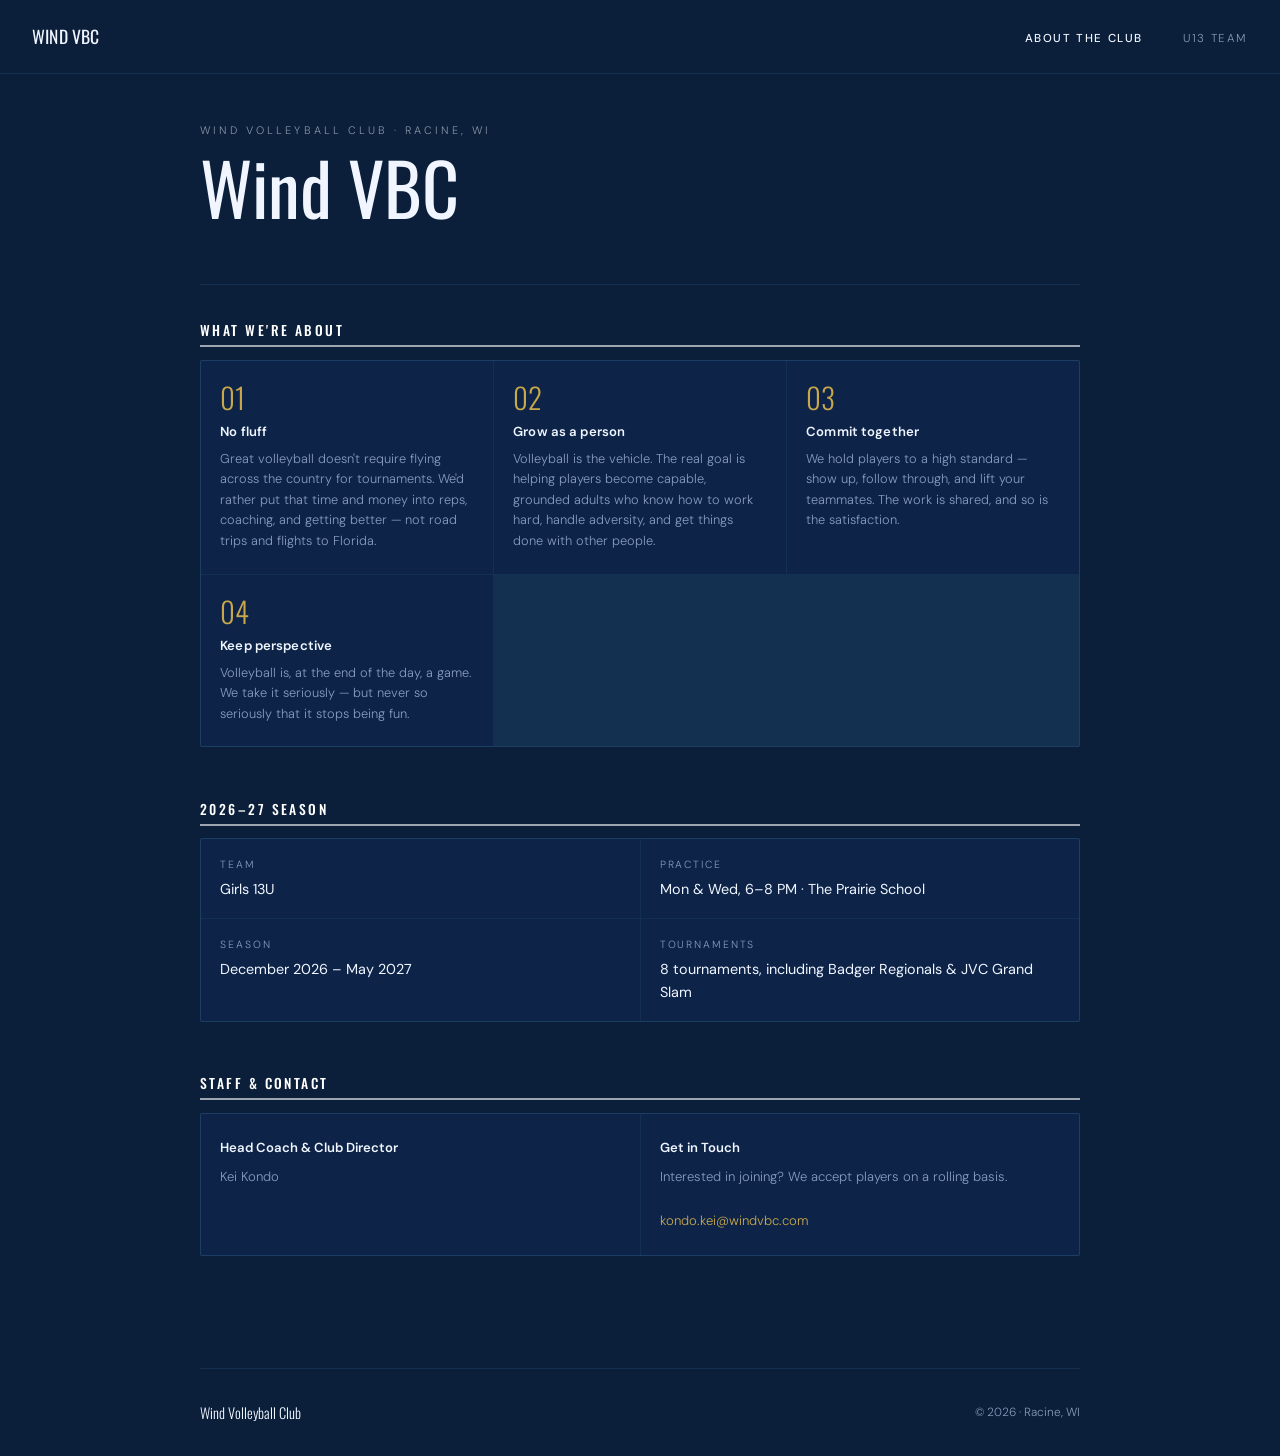
<file: index.html>
<!DOCTYPE html>
<html lang="en">
<head>
  <meta charset="UTF-8" />
  <meta name="viewport" content="width=device-width, initial-scale=1.0" />
  <title>Wind VBC</title>
  <link rel="manifest" href="/manifest.webmanifest">
  <meta name="theme-color" content="#0b1f3a">
  <link rel="icon" type="image/svg+xml" href="favicon.svg">
  <link rel="apple-touch-icon" href="/apple-touch-icon.png">
  <meta name="apple-mobile-web-app-capable" content="yes">
  <meta name="mobile-web-app-capable" content="yes">
  <meta name="apple-mobile-web-app-title" content="Wind VBC">
  <meta name="apple-mobile-web-app-status-bar-style" content="black">
  <meta name="claude:viewport-fit-sides" content="cover">
  <link rel="preconnect" href="https://fonts.googleapis.com">
  <link href="https://fonts.googleapis.com/css2?family=Oswald:wght@300;400;500&family=DM+Sans:wght@300;400;500&display=swap" rel="stylesheet">
</head>
<body>

<style>
:root {
  --bg:     #0b1f3a;
  --surf:   #0d2448;
  --ink:    #f0f5ff;
  --muted:  rgba(200,220,255,.65);
  --rule:   rgba(90,172,245,.12);
  --accent: #c9a84c;
  --nav-bg: #0b1f3a;
  color-scheme: dark;
}

*, *::before, *::after { box-sizing: border-box; margin: 0; padding: 0; }
html, body { height: 100%; }
body {
  background: var(--bg);
  color: var(--ink);
  font-family: 'DM Sans', system-ui, sans-serif;
  font-weight: 300;
  line-height: 1.6;
  padding-left: max(16px, env(safe-area-inset-left, 0px));
  padding-right: max(16px, env(safe-area-inset-right, 0px));
  padding-block: 0;
}

/* ── NAV ── */
nav {
  display: flex; align-items: center; justify-content: space-between;
  border-bottom: 1px solid var(--rule);
  position: sticky; top: env(safe-area-inset-top, 0px); z-index: 100;
  background: var(--nav-bg);
  margin-left: calc(-1 * max(16px, env(safe-area-inset-left, 0px)));
  margin-right: calc(-1 * max(16px, env(safe-area-inset-right, 0px)));
  padding: 1.4rem max(2rem, env(safe-area-inset-left, 0px));
  padding-left: max(2rem, env(safe-area-inset-left, 0px));
  padding-right: max(2rem, env(safe-area-inset-right, 0px));
}
.nav-logo {
  font-family: 'Oswald', sans-serif;
  font-size: 1.1rem; font-weight: 400; letter-spacing: .01em;
  color: var(--ink); text-decoration: none;
}
.nav-links { display: flex; gap: 2.5rem; list-style: none; align-items: center; }
.nav-links a {
  font-size: .72rem; letter-spacing: .14em; text-transform: uppercase;
  text-decoration: none; color: var(--muted); transition: color .2s;
}
.nav-links a:hover { color: var(--ink); }
.nav-links a.active { color: var(--ink); font-weight: 500; }
.nav-toggle {
  display: none; flex-direction: column; gap: 5px;
  width: 1.8rem; height: 1.8rem; background: none; border: none; cursor: pointer;
}
.nav-toggle span {
  display: block; height: 1.5px; background: var(--ink); border-radius: 1px;
  transition: transform .25s, opacity .25s;
}
.nav-toggle.open span:nth-child(1) { transform: translateY(6.5px) rotate(45deg); }
.nav-toggle.open span:nth-child(2) { opacity: 0; }
.nav-toggle.open span:nth-child(3) { transform: translateY(-6.5px) rotate(-45deg); }
@media (max-width: 560px) {
  .nav-toggle { display: flex; }
  .nav-links {
    display: none; flex-direction: column; gap: 0;
    position: absolute; top: 100%; left: 0; right: 0;
    background: var(--nav-bg); border-bottom: 1px solid var(--rule);
    padding: .5rem 0;
  }
  .nav-links.open { display: flex; }
  .nav-links li a { display: block; padding: .75rem 2rem; }
}

/* ── LAYOUT ── */
.wrap { max-width: 880px; margin: 0 auto; }

/* ── HERO ── */
.hero {
  padding: 3rem 0 2.5rem;
  border-bottom: 1px solid var(--rule);
}
.eyebrow {
  font-size: .68rem; letter-spacing: .28em; text-transform: uppercase;
  color: var(--ink); opacity: .55; margin-bottom: .6rem;
}
.hero-title {
  font-family: 'Oswald', sans-serif;
  font-size: clamp(2.4rem, 7vw, 4.5rem);
  font-weight: 400; line-height: 1.05;
  color: var(--ink); margin-bottom: 1.2rem;
  text-wrap: balance;
}
.hero-mission {
  font-size: 1rem; color: var(--muted);
  max-width: 56ch; line-height: 1.75;
  font-style: italic;
}
@media (max-width: 600px) {
  .hero { padding: 1.5rem 0 1.25rem; }
  .hero-title { font-size: 2rem; margin-bottom: .8rem; }
  .hero-mission { font-size: .88rem; }
}

/* ── CONTENT ── */
.content { padding-block: 2rem 4rem; }

/* ── SECTION LABEL ── */
.section-label {
  font-family: 'Oswald', sans-serif;
  font-size: .85rem; letter-spacing: .18em; text-transform: uppercase;
  color: #ffffff; margin-bottom: .8rem; font-weight: 500;
  background: none;
  border-bottom: 2px solid rgba(255,255,255,.6); padding: .2rem 0;
}

/* ── PILLARS ── */
.pillars {
  display: grid; grid-template-columns: repeat(3, 1fr); gap: 1px;
  background: var(--rule); border: 1px solid var(--rule);
  border-radius: 2px; overflow: hidden;
  margin-bottom: 3rem;
}
@media (max-width: 600px) {
  .pillars { grid-template-columns: 1fr; margin-bottom: 2rem; }
}
.pillar {
  background: var(--surf);
  padding: 1.4rem 1.2rem;
}
.pillar-num {
  font-family: 'Oswald', sans-serif; font-size: 1.8rem; font-weight: 300;
  color: var(--accent); line-height: 1; margin-bottom: .6rem;
}
.pillar-title {
  font-size: .82rem; font-weight: 600; color: var(--ink);
  margin-bottom: .4rem; letter-spacing: .01em;
}
.pillar-body { font-size: .8rem; color: var(--muted); line-height: 1.6; }

/* ── SEASON FACTS ── */
.facts {
  display: grid; grid-template-columns: repeat(2, 1fr); gap: 1px;
  background: var(--rule); border: 1px solid var(--rule);
  border-radius: 2px; overflow: hidden;
  margin-bottom: 3rem;
}
@media (max-width: 600px) {
  .facts { grid-template-columns: 1fr; margin-bottom: 2rem; }
}
.fact {
  background: var(--surf); padding: 1.1rem 1.2rem;
  display: flex; flex-direction: column; gap: .25rem;
}
.fact-label { font-size: .65rem; letter-spacing: .18em; text-transform: uppercase; color: var(--muted); }
.fact-value { font-size: .9rem; color: var(--ink); font-weight: 400; }

/* ── STAFF / CONTACT ── */
.about-grid {
  display: grid; grid-template-columns: 1fr 1fr; gap: 1px;
  background: var(--rule); border: 1px solid var(--rule);
  border-radius: 2px; overflow: hidden;
  margin-bottom: 3rem;
}
@media (max-width: 600px) {
  .about-grid { grid-template-columns: 1fr; margin-bottom: 2rem; }
}
.about-cell {
  background: var(--surf); padding: 1.4rem 1.2rem;
}
.about-cell-title { font-size: .82rem; font-weight: 600; color: var(--ink); margin-bottom: .5rem; }
.about-cell-body { font-size: .82rem; color: var(--muted); line-height: 1.7; }
.about-cell-body a { color: var(--accent); text-decoration: none; }
.about-cell-body a:hover { text-decoration: underline; }

/* ── FOOTER ── */
footer {
  border-top: 1px solid var(--rule);
  padding: 2rem 0;
  font-size: .74rem; color: var(--muted);
  display: flex; justify-content: space-between; align-items: center; flex-wrap: wrap; gap: .5rem;
}
.footer-logo { font-family: 'Oswald', sans-serif; font-size: .9rem; color: var(--ink); }
</style>

<nav>
  <a href="index.html" class="nav-logo">WIND VBC</a>
  <button class="nav-toggle" id="navToggle" aria-label="Menu">
    <span></span><span></span><span></span>
  </button>
  <ul class="nav-links" id="navLinks">
    <li><a href="index.html" class="active">About the Club</a></li>
    <li><a href="team.html">U13 Team</a></li>
  </ul>
</nav>

<div class="wrap">
  <div class="hero">
    <p class="eyebrow">Wind Volleyball Club · Racine, WI</p>
    <h1 class="hero-title">Wind VBC</h1>
  </div>

  <div class="content">

    <p class="section-label">What We're About</p>
    <div class="pillars">
      <div class="pillar">
        <div class="pillar-num">01</div>
        <div class="pillar-title">No fluff</div>
        <div class="pillar-body">Great volleyball doesn't require flying across the country for tournaments. We'd rather put that time and money into reps, coaching, and getting better — not road trips and flights to Florida.</div>
      </div>
      <div class="pillar">
        <div class="pillar-num">02</div>
        <div class="pillar-title">Grow as a person</div>
        <div class="pillar-body">Volleyball is the vehicle. The real goal is helping players become capable, grounded adults who know how to work hard, handle adversity, and get things done with other people.</div>
      </div>
      <div class="pillar">
        <div class="pillar-num">03</div>
        <div class="pillar-title">Commit together</div>
        <div class="pillar-body">We hold players to a high standard — show up, follow through, and lift your teammates. The work is shared, and so is the satisfaction.</div>
      </div>
      <div class="pillar">
        <div class="pillar-num">04</div>
        <div class="pillar-title">Keep perspective</div>
        <div class="pillar-body">Volleyball is, at the end of the day, a game. We take it seriously — but never so seriously that it stops being fun.</div>
      </div>
    </div>

    <p class="section-label">2026–27 Season</p>
    <div class="facts">
      <div class="fact">
        <span class="fact-label">Team</span>
        <span class="fact-value">Girls 13U</span>
      </div>
      <div class="fact">
        <span class="fact-label">Practice</span>
        <span class="fact-value">Mon & Wed, 6–8 PM · The Prairie School</span>
      </div>
      <div class="fact">
        <span class="fact-label">Season</span>
        <span class="fact-value">December 2026 – May 2027</span>
      </div>
      <div class="fact">
        <span class="fact-label">Tournaments</span>
        <span class="fact-value">8 tournaments, including Badger Regionals & JVC Grand Slam</span>
      </div>
    </div>

    <p class="section-label">Staff & Contact</p>
    <div class="about-grid">
      <div class="about-cell">
        <div class="about-cell-title">Head Coach & Club Director</div>
        <div class="about-cell-body">Kei Kondo</div>
      </div>
      <div class="about-cell">
        <div class="about-cell-title">Get in Touch</div>
        <div class="about-cell-body">
          Interested in joining? We accept players on a rolling basis.<br><br>
          <a href="mailto:kondo.kei@windvbc.com">kondo.kei@windvbc.com</a>
        </div>
      </div>
    </div>

  </div>

  <footer>
    <span class="footer-logo">Wind Volleyball Club</span>
    <span>© 2026 · Racine, WI</span>
  </footer>
</div>

<script>
  const toggle = document.getElementById('navToggle');
  const links  = document.getElementById('navLinks');
  toggle.addEventListener('click', () => {
    toggle.classList.toggle('open');
    links.classList.toggle('open');
  });
</script>

<script>
  if ("serviceWorker" in navigator) addEventListener("load", () => navigator.serviceWorker.register("/sw.js").catch(() => {}));
</script>
</body>
</html>
</file>
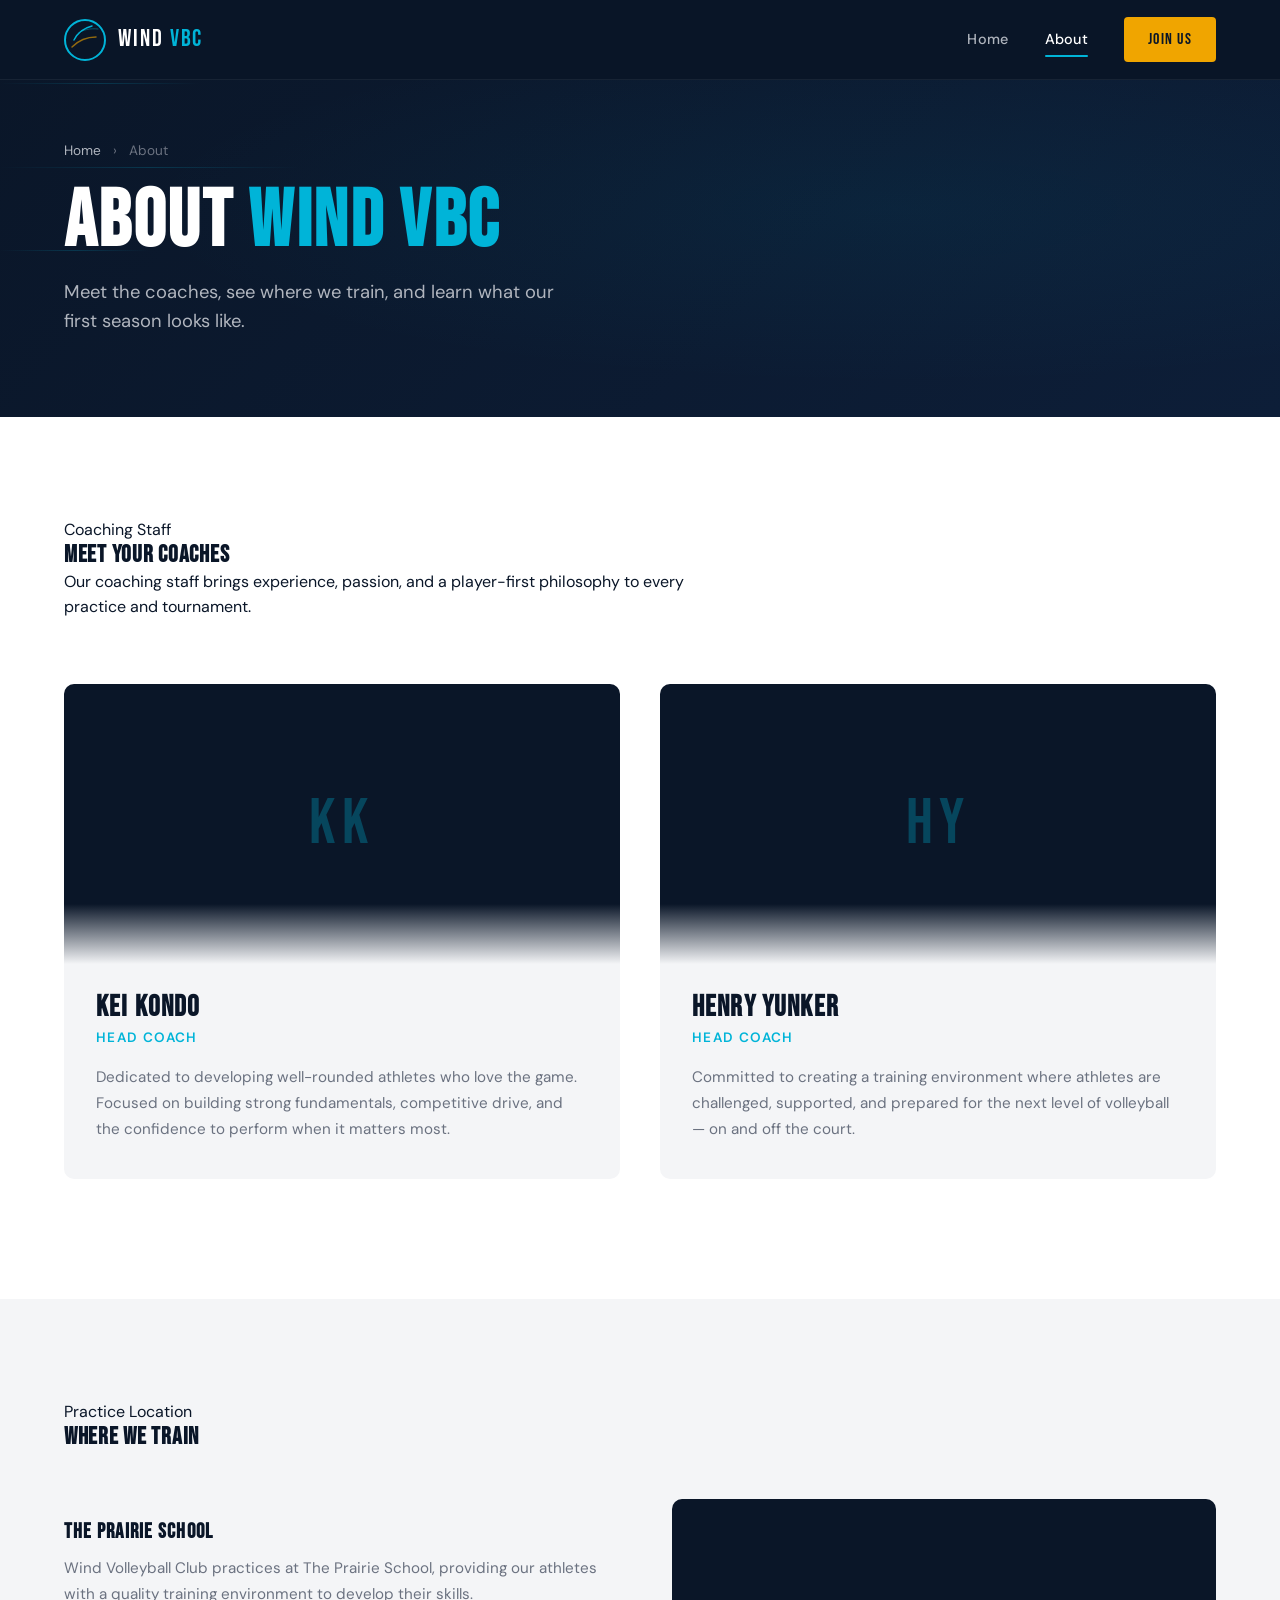
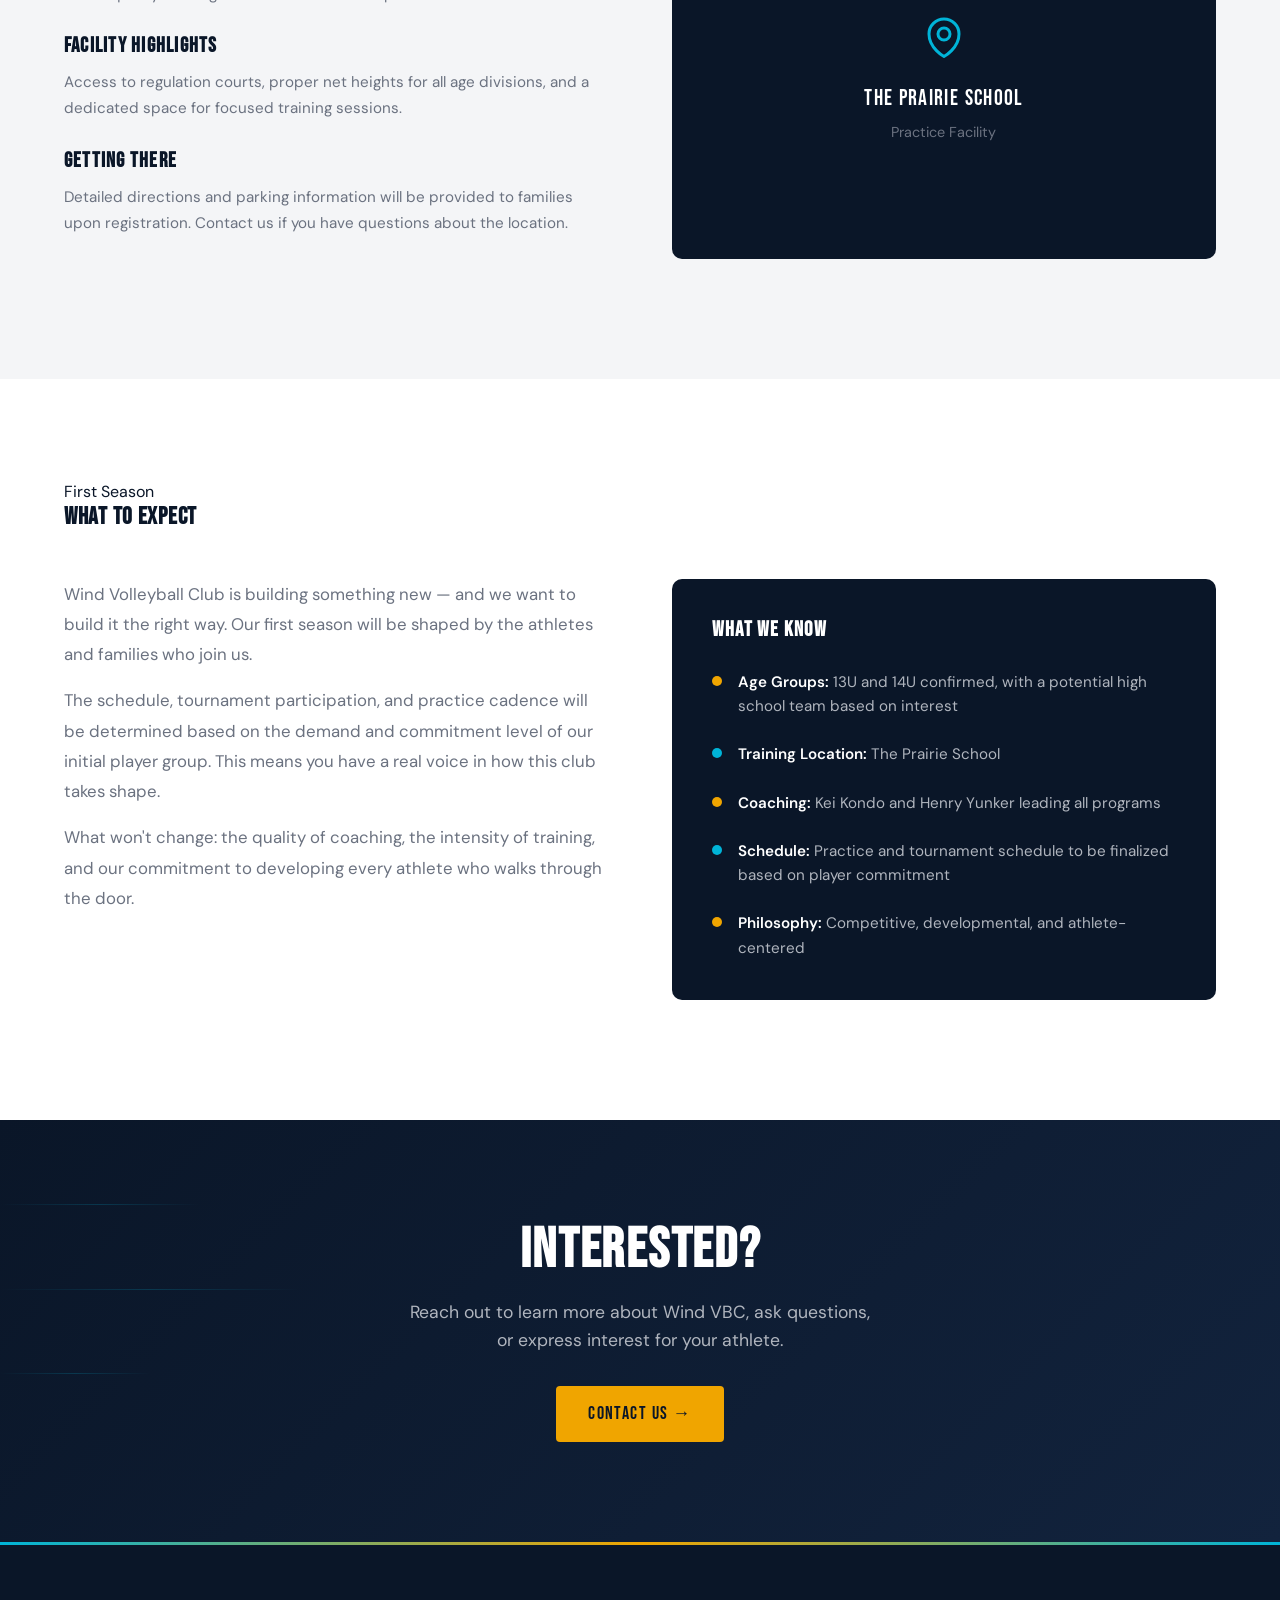
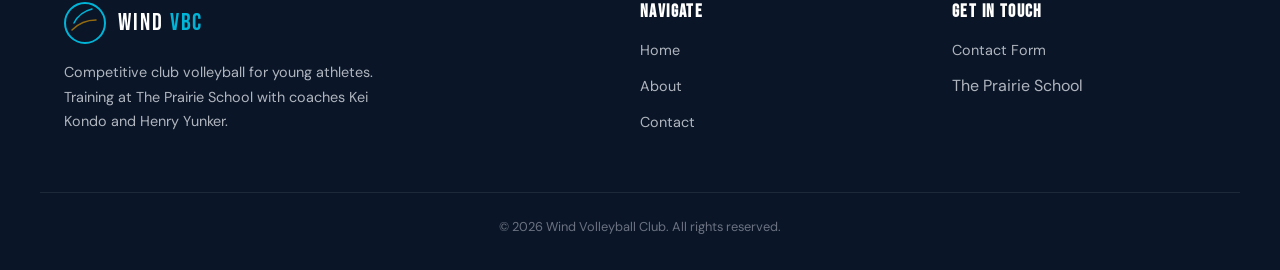
<file: about.html>
<!DOCTYPE html>
<html lang="en">
<head>
  <meta charset="UTF-8">
  <meta name="viewport" content="width=device-width, initial-scale=1.0">
  <title>About — Wind Volleyball Club</title>
  <meta name="description" content="Meet the coaches of Wind Volleyball Club — Kei Kondo and Henry Yunker. Learn about our programs, practice location, and first season.">
  <link rel="stylesheet" href="styles.css">
  <style>
    /* ── Page Hero ─────────────────────── */
    .page-hero {
      background: var(--navy);
      padding: calc(var(--header-height) + 60px) 0 80px;
      position: relative;
      overflow: hidden;
    }

    .page-hero-bg {
      position: absolute;
      inset: 0;
      background:
        radial-gradient(ellipse at 70% 50%, rgba(0, 180, 216, 0.06) 0%, transparent 60%),
        linear-gradient(135deg, var(--navy) 0%, #0d1e38 100%);
    }

    .page-hero-content {
      position: relative;
      z-index: 2;
    }

    .breadcrumb {
      font-size: 0.85rem;
      color: var(--gray-500);
      margin-bottom: 16px;
    }

    .breadcrumb a {
      color: var(--gray-300);
      transition: color 0.2s;
    }

    .breadcrumb a:hover { color: var(--teal); }
    .breadcrumb span { margin: 0 8px; }

    .page-hero h1 {
      font-size: clamp(3rem, 7vw, 5rem);
      color: var(--white);
      animation: fadeUp 0.8s ease both;
    }

    .page-hero h1 em {
      font-style: normal;
      color: var(--teal);
    }

    .page-hero-sub {
      color: var(--gray-300);
      font-size: 1.15rem;
      margin-top: 12px;
      max-width: 500px;
      animation: fadeUp 0.8s ease 0.15s both;
    }

    /* ── Coaches Section ──────────────── */
    .coaches {
      padding: 100px 0 120px;
      background: var(--white);
    }

    .coaches-intro {
      max-width: 640px;
      margin-bottom: 64px;
    }

    .coaches-grid {
      display: grid;
      grid-template-columns: 1fr 1fr;
      gap: 40px;
    }

    @media (max-width: 700px) {
      .coaches-grid { grid-template-columns: 1fr; }
    }

    .coach-card {
      background: var(--off-white);
      border-radius: 10px;
      overflow: hidden;
      transition: transform 0.3s ease, box-shadow 0.3s ease;
    }

    .coach-card:hover {
      transform: translateY(-4px);
      box-shadow: 0 16px 48px rgba(10, 22, 40, 0.08);
    }

    .coach-photo {
      height: 280px;
      background: var(--navy);
      display: flex;
      align-items: center;
      justify-content: center;
      position: relative;
      overflow: hidden;
    }

    .coach-photo::after {
      content: '';
      position: absolute;
      bottom: 0;
      left: 0;
      right: 0;
      height: 60px;
      background: linear-gradient(transparent, var(--off-white));
    }

    .coach-initials {
      font-family: var(--font-display);
      font-size: 4rem;
      color: var(--teal);
      letter-spacing: 0.1em;
      opacity: 0.3;
    }

    .coach-info {
      padding: 28px 32px 36px;
    }

    .coach-name {
      font-family: var(--font-display);
      font-size: 1.8rem;
      letter-spacing: 0.04em;
      color: var(--navy);
      margin-bottom: 4px;
    }

    .coach-role {
      font-size: 0.85rem;
      font-weight: 600;
      text-transform: uppercase;
      letter-spacing: 0.1em;
      color: var(--teal);
      margin-bottom: 16px;
    }

    .coach-bio {
      font-size: 0.95rem;
      color: var(--gray-500);
      line-height: 1.7;
    }

    /* ── Location Section ─────────────── */
    .location {
      padding: 100px 0 120px;
      background: var(--off-white);
      position: relative;
    }

    .location-layout {
      display: grid;
      grid-template-columns: 1fr 1fr;
      gap: 64px;
      align-items: center;
    }

    @media (max-width: 768px) {
      .location-layout { grid-template-columns: 1fr; }
    }

    .location-details h3 {
      font-family: var(--font-display);
      font-size: 1.3rem;
      letter-spacing: 0.06em;
      color: var(--navy);
      margin-bottom: 12px;
      margin-top: 28px;
    }

    .location-details h3:first-child {
      margin-top: 0;
    }

    .location-details p {
      font-size: 0.95rem;
      color: var(--gray-500);
      line-height: 1.7;
    }

    .location-map {
      background: var(--navy);
      border-radius: 10px;
      height: 360px;
      display: flex;
      align-items: center;
      justify-content: center;
      position: relative;
      overflow: hidden;
    }

    .location-map-placeholder {
      text-align: center;
      color: var(--gray-300);
    }

    .location-map-placeholder svg {
      width: 48px;
      height: 48px;
      margin-bottom: 12px;
      color: var(--teal);
    }

    .location-map-placeholder p {
      font-size: 0.9rem;
      color: var(--gray-500);
    }

    .location-map-placeholder .facility-name {
      font-family: var(--font-display);
      font-size: 1.4rem;
      color: var(--white);
      letter-spacing: 0.06em;
      margin-bottom: 4px;
    }

    /* ── Season Section ───────────────── */
    .season {
      padding: 100px 0 120px;
      background: var(--white);
    }

    .season-layout {
      display: grid;
      grid-template-columns: 1fr 1fr;
      gap: 64px;
      align-items: start;
    }

    @media (max-width: 768px) {
      .season-layout { grid-template-columns: 1fr; }
    }

    .season-text p {
      font-size: 1.05rem;
      color: var(--gray-500);
      line-height: 1.8;
      margin-bottom: 16px;
    }

    .season-highlights {
      background: var(--navy);
      border-radius: 10px;
      padding: 40px;
    }

    .season-highlights h3 {
      font-family: var(--font-display);
      font-size: 1.3rem;
      color: var(--white);
      letter-spacing: 0.06em;
      margin-bottom: 28px;
    }

    .highlight-item {
      display: flex;
      align-items: flex-start;
      gap: 16px;
      margin-bottom: 24px;
    }

    .highlight-item:last-child { margin-bottom: 0; }

    .highlight-dot {
      width: 10px;
      height: 10px;
      border-radius: 50%;
      background: var(--teal);
      margin-top: 6px;
      flex-shrink: 0;
    }

    .highlight-item:nth-child(even) .highlight-dot {
      background: var(--gold);
    }

    .highlight-text {
      font-size: 0.95rem;
      color: var(--gray-300);
      line-height: 1.6;
    }

    .highlight-text strong {
      color: var(--white);
      font-weight: 600;
    }

    /* ── Bottom CTA ───────────────────── */
    .about-cta {
      padding: 100px 0;
      background: linear-gradient(135deg, var(--navy) 0%, var(--navy-light) 100%);
      text-align: center;
      position: relative;
      overflow: hidden;
    }

    .about-cta h2 {
      font-size: clamp(2.2rem, 5vw, 3.5rem);
      color: var(--white);
      margin-bottom: 16px;
    }

    .about-cta p {
      color: var(--gray-300);
      font-size: 1.1rem;
      margin-bottom: 32px;
      max-width: 460px;
      margin-left: auto;
      margin-right: auto;
    }
  </style>
</head>
<body>

  <!-- ═══ HEADER ═══ -->
  <header class="site-header">
    <div class="header-inner">
      <a href="index.html" class="logo">
        <svg class="logo-icon" viewBox="0 0 42 42" fill="none" xmlns="http://www.w3.org/2000/svg">
          <circle cx="21" cy="21" r="20" stroke="#00b4d8" stroke-width="2"/>
          <path d="M10 21c4-8 10-12 18-14" stroke="#00b4d8" stroke-width="1.5" fill="none" stroke-linecap="round"/>
          <path d="M8 28c6-6 14-10 24-10" stroke="#f0a500" stroke-width="1.5" fill="none" stroke-linecap="round" opacity="0.6"/>
          <path d="M14 14c5-3 12-5 20-4" stroke="#00b4d8" stroke-width="1" fill="none" stroke-linecap="round" opacity="0.4"/>
        </svg>
        <div class="logo-text">WIND <span>VBC</span></div>
      </a>
      <nav class="nav-links" id="navLinks">
        <a href="index.html">Home</a>
        <a href="about.html" class="active">About</a>
        <a href="contact.html" class="nav-cta">Join Us</a>
      </nav>
      <button class="mobile-toggle" id="mobileToggle" aria-label="Toggle menu">
        <span></span><span></span><span></span>
      </button>
    </div>
  </header>

  <!-- ═══ PAGE HERO ═══ -->
  <section class="page-hero">
    <div class="page-hero-bg"></div>
    <div class="wind-lines">
      <div class="wind-line"></div>
      <div class="wind-line"></div>
      <div class="wind-line"></div>
    </div>
    <div class="container page-hero-content">
      <div class="breadcrumb">
        <a href="index.html">Home</a> <span>&rsaquo;</span> About
      </div>
      <h1>ABOUT <em>WIND VBC</em></h1>
      <p class="page-hero-sub">Meet the coaches, see where we train, and learn what our first season looks like.</p>
    </div>
  </section>

  <!-- ═══ COACHES ═══ -->
  <section class="coaches" id="coaches">
    <div class="container">
      <div class="coaches-intro">
        <p class="section-eyebrow reveal">Coaching Staff</p>
        <h2 class="section-title reveal">Meet Your Coaches</h2>
        <p class="section-subtitle reveal">Our coaching staff brings experience, passion, and a player-first philosophy to every practice and tournament.</p>
      </div>
      <div class="coaches-grid">
        <div class="coach-card reveal">
          <div class="coach-photo">
            <div class="coach-initials">KK</div>
          </div>
          <div class="coach-info">
            <h3 class="coach-name">Kei Kondo</h3>
            <p class="coach-role">Head Coach</p>
            <p class="coach-bio">Dedicated to developing well-rounded athletes who love the game. Focused on building strong fundamentals, competitive drive, and the confidence to perform when it matters most.</p>
          </div>
        </div>
        <div class="coach-card reveal">
          <div class="coach-photo">
            <div class="coach-initials">HY</div>
          </div>
          <div class="coach-info">
            <h3 class="coach-name">Henry Yunker</h3>
            <p class="coach-role">Head Coach</p>
            <p class="coach-bio">Committed to creating a training environment where athletes are challenged, supported, and prepared for the next level of volleyball — on and off the court.</p>
          </div>
        </div>
      </div>
    </div>
  </section>

  <!-- ═══ LOCATION ═══ -->
  <section class="location" id="location">
    <div class="container">
      <p class="section-eyebrow reveal">Practice Location</p>
      <h2 class="section-title reveal">Where We Train</h2>
      <div class="location-layout" style="margin-top: 48px;">
        <div class="location-details reveal">
          <h3>The Prairie School</h3>
          <p>Wind Volleyball Club practices at The Prairie School, providing our athletes with a quality training environment to develop their skills.</p>

          <h3>Facility Highlights</h3>
          <p>Access to regulation courts, proper net heights for all age divisions, and a dedicated space for focused training sessions.</p>

          <h3>Getting There</h3>
          <p>Detailed directions and parking information will be provided to families upon registration. Contact us if you have questions about the location.</p>
        </div>
        <div class="location-map reveal">
          <div class="location-map-placeholder">
            <svg fill="none" viewBox="0 0 24 24" stroke="currentColor" stroke-width="1.5">
              <path stroke-linecap="round" stroke-linejoin="round" d="M15 10.5a3 3 0 11-6 0 3 3 0 016 0z"/>
              <path stroke-linecap="round" stroke-linejoin="round" d="M19.5 10.5c0 7.142-7.5 11.25-7.5 11.25S4.5 17.642 4.5 10.5a7.5 7.5 0 1115 0z"/>
            </svg>
            <p class="facility-name">The Prairie School</p>
            <p>Practice Facility</p>
          </div>
        </div>
      </div>
    </div>
  </section>

  <!-- ═══ SEASON ═══ -->
  <section class="season" id="season">
    <div class="container">
      <p class="section-eyebrow reveal">First Season</p>
      <h2 class="section-title reveal">What to Expect</h2>
      <div class="season-layout" style="margin-top: 48px;">
        <div class="season-text reveal">
          <p>Wind Volleyball Club is building something new — and we want to build it the right way. Our first season will be shaped by the athletes and families who join us.</p>
          <p>The schedule, tournament participation, and practice cadence will be determined based on the demand and commitment level of our initial player group. This means you have a real voice in how this club takes shape.</p>
          <p>What won't change: the quality of coaching, the intensity of training, and our commitment to developing every athlete who walks through the door.</p>
        </div>
        <div class="season-highlights reveal">
          <h3>What We Know</h3>
          <div class="highlight-item">
            <div class="highlight-dot"></div>
            <div class="highlight-text"><strong>Age Groups:</strong> 13U and 14U confirmed, with a potential high school team based on interest</div>
          </div>
          <div class="highlight-item">
            <div class="highlight-dot"></div>
            <div class="highlight-text"><strong>Training Location:</strong> The Prairie School</div>
          </div>
          <div class="highlight-item">
            <div class="highlight-dot"></div>
            <div class="highlight-text"><strong>Coaching:</strong> Kei Kondo and Henry Yunker leading all programs</div>
          </div>
          <div class="highlight-item">
            <div class="highlight-dot"></div>
            <div class="highlight-text"><strong>Schedule:</strong> Practice and tournament schedule to be finalized based on player commitment</div>
          </div>
          <div class="highlight-item">
            <div class="highlight-dot"></div>
            <div class="highlight-text"><strong>Philosophy:</strong> Competitive, developmental, and athlete-centered</div>
          </div>
        </div>
      </div>
    </div>
  </section>

  <!-- ═══ CTA ═══ -->
  <section class="about-cta">
    <div class="wind-lines">
      <div class="wind-line"></div>
      <div class="wind-line"></div>
      <div class="wind-line"></div>
    </div>
    <div class="container" style="position: relative; z-index: 2;">
      <h2 class="reveal">Interested?</h2>
      <p class="reveal">Reach out to learn more about Wind VBC, ask questions, or express interest for your athlete.</p>
      <a href="contact.html" class="btn btn-gold reveal">Contact Us &rarr;</a>
    </div>
  </section>

  <!-- ═══ FOOTER ═══ -->
  <footer class="site-footer">
    <div class="footer-inner">
      <div class="footer-brand">
        <a href="index.html" class="logo">
          <svg class="logo-icon" viewBox="0 0 42 42" fill="none" xmlns="http://www.w3.org/2000/svg">
            <circle cx="21" cy="21" r="20" stroke="#00b4d8" stroke-width="2"/>
            <path d="M10 21c4-8 10-12 18-14" stroke="#00b4d8" stroke-width="1.5" fill="none" stroke-linecap="round"/>
            <path d="M8 28c6-6 14-10 24-10" stroke="#f0a500" stroke-width="1.5" fill="none" stroke-linecap="round" opacity="0.6"/>
          </svg>
          <div class="logo-text">WIND <span>VBC</span></div>
        </a>
        <p>Competitive club volleyball for young athletes. Training at The Prairie School with coaches Kei Kondo and Henry Yunker.</p>
      </div>
      <div>
        <h4 class="footer-heading">Navigate</h4>
        <ul class="footer-links">
          <li><a href="index.html">Home</a></li>
          <li><a href="about.html">About</a></li>
          <li><a href="contact.html">Contact</a></li>
        </ul>
      </div>
      <div>
        <h4 class="footer-heading">Get in Touch</h4>
        <ul class="footer-links">
          <li><a href="contact.html">Contact Form</a></li>
          <li>The Prairie School</li>
        </ul>
      </div>
    </div>
    <div class="footer-bottom">
      &copy; 2026 Wind Volleyball Club. All rights reserved.
    </div>
  </footer>

  <script>
    // Mobile nav toggle
    const toggle = document.getElementById('mobileToggle');
    const nav = document.getElementById('navLinks');
    toggle.addEventListener('click', () => {
      toggle.classList.toggle('open');
      nav.classList.toggle('open');
    });

    // Scroll reveal
    const reveals = document.querySelectorAll('.reveal');
    const observer = new IntersectionObserver((entries) => {
      entries.forEach((entry, i) => {
        if (entry.isIntersecting) {
          setTimeout(() => entry.target.classList.add('visible'), i * 100);
          observer.unobserve(entry.target);
        }
      });
    }, { threshold: 0.1 });
    reveals.forEach(el => observer.observe(el));
  </script>
</body>
</html>
</file>
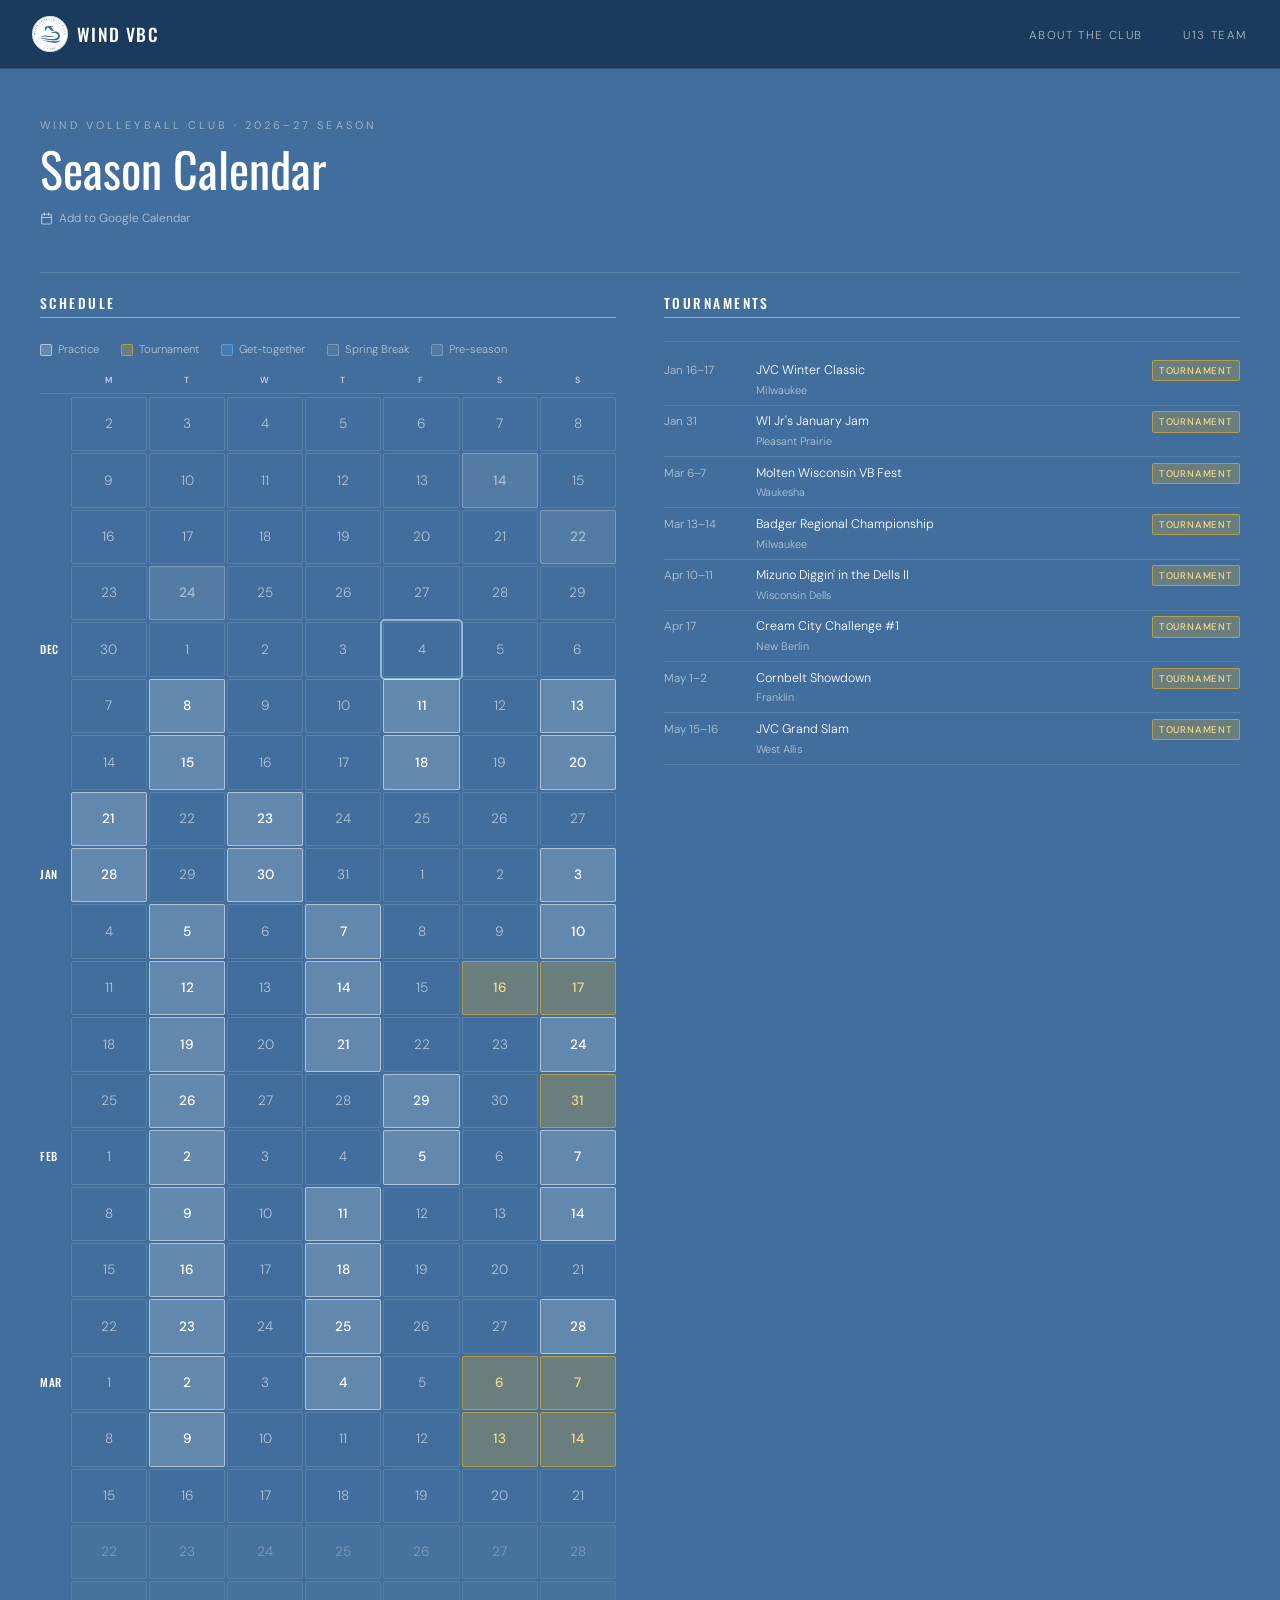
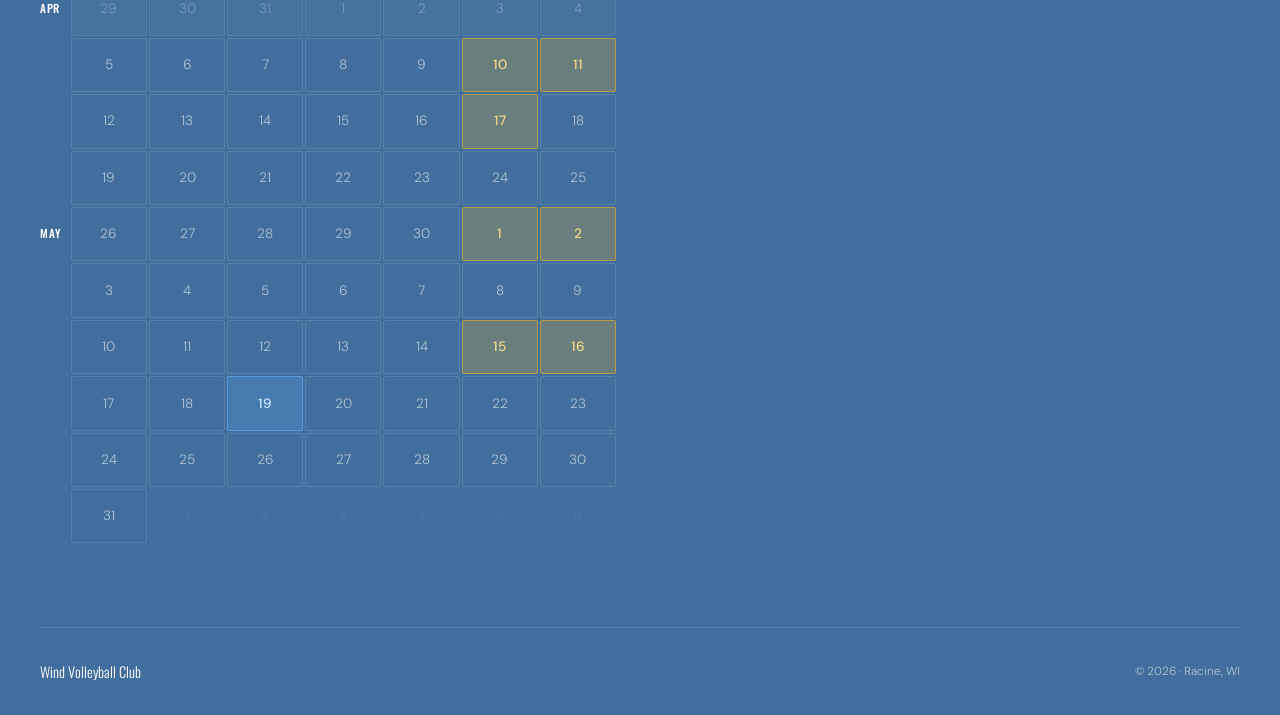
<file: calendar.html>
<!DOCTYPE html>
<html lang="en">
<head>
  <meta charset="UTF-8" />
  <meta name="viewport" content="width=device-width, initial-scale=1.0" />
  <title>Wind VBC · Calendar</title>
  <link rel="manifest" href="/manifest.webmanifest">
  <meta name="theme-color" content="#416E9C">
  <link rel="icon" type="image/svg+xml" href="favicon.svg">
  <link rel="apple-touch-icon" href="/apple-touch-icon.png">
  <meta name="apple-mobile-web-app-capable" content="yes">
  <meta name="mobile-web-app-capable" content="yes">
  <meta name="apple-mobile-web-app-title" content="Wind VBC">
  <meta name="apple-mobile-web-app-status-bar-style" content="black">
  <meta name="claude:viewport-fit-sides" content="cover">
  <link rel="stylesheet" href="theme.css">
</head>
<body>

<style>
*, *::before, *::after { box-sizing: border-box; margin: 0; padding: 0; }
html, body { height: 100%; }
body {
  padding-left: max(16px, env(safe-area-inset-left, 0px));
  padding-right: max(16px, env(safe-area-inset-right, 0px));
  padding-block: 0;
}

/* LAYOUT */
.wrap { max-width: 1200px; margin: 0 auto; }
.main-grid {
  display: grid;
  grid-template-columns: 1fr 1fr;
  gap: 3rem;
  align-items: start;
}
@media (max-width: 760px) {
  .main-grid { grid-template-columns: 1fr; gap: 0; }
}

/* HERO */
.hero {
  padding: 3rem 0 2.5rem;
  border-bottom: 1px solid var(--rule);
}
.eyebrow {
  font-size: .68rem; letter-spacing: .28em; text-transform: uppercase;
  color: var(--ink); opacity: .55; margin-bottom: .6rem;
}
.hero-title {
  font-family: 'Oswald', sans-serif;
  font-size: clamp(2rem, 5vw, 3rem);
  font-weight: 400; line-height: 1.05;
  color: var(--ink);
  text-wrap: balance;
}
@media (max-width: 560px) {
  .hero { padding: 1.5rem 0 1.25rem; }
}

/* CONTENT */
.content { padding-block: 1rem 3rem; }

/* SECTION LABEL — override theme default margin for calendar layout */
.section-label { margin-bottom: 1.4rem; }

/* LEGEND */
.legend {
  display: flex; flex-wrap: wrap; gap: .3rem 1.4rem;
  margin-bottom: .8rem;
  font-size: .7rem; color: var(--muted); align-items: center;
}
.legend-item { display: flex; align-items: center; gap: .35rem; }
.legend-swatch { width: .75rem; height: .75rem; border-radius: 2px; flex-shrink: 0; }
.ls-prac  { background: var(--prac);  border: 1px solid var(--prac-border); }
.ls-tour  { background: var(--tour);  border: 1px solid var(--tour-border); }
.ls-major { background: var(--major); border: 1px solid var(--major-border); }
.ls-party { background: rgba(90,172,245,.22); border: 1px solid rgba(90,172,245,.7); }
.ls-sb    { background: rgba(255,255,255,.08); border: 1px solid rgba(255,255,255,.25); }
.ls-pre  { background: var(--prac); border: 1px solid var(--prac-border); opacity: .5; }

/* CALENDAR CARD */
.cal-card {
  background: transparent;
  margin-bottom: 2rem;
}
.cal-inner { padding: 0; overflow-x: auto; }

.cal-hd-row {
  display: grid;
  grid-template-columns: 1.8rem repeat(7, minmax(0,1fr));
  gap: 2px;
  margin-bottom: 3px;
  border-bottom: 1px solid var(--rule);
  padding-bottom: 4px;
}
.cal-col-hd {
  font-size: .55rem; letter-spacing: .14em; text-transform: uppercase;
  color: var(--ink); font-weight: 500; text-align: center; padding: .1rem 0; opacity: .75;
}
.cal-grid {
  display: grid;
  grid-template-columns: 1.8rem repeat(7, minmax(0,1fr));
  gap: 2px;
  margin-bottom: 4px;
}
.cal-month-lbl {
  display: flex; align-items: center;
  font-family: 'Oswald', sans-serif; font-size: .7rem; font-weight: 500;
  color: var(--ink); letter-spacing: .06em; text-transform: uppercase;
}
.cal-cell {
  aspect-ratio: 7/5;
  display: flex; align-items: center; justify-content: center;
  border-radius: 2px;
  border: 1px solid var(--rule);
  font-size: clamp(.52rem, 1.2vw, .85rem);
  font-variant-numeric: tabular-nums;
  color: var(--muted);
  position: relative;
}
.cal-cell.out-range { opacity: .12; pointer-events: none; }
.cal-cell.spring-break { background: rgba(255,255,255,.06); border-color: rgba(255,255,255,.15); opacity: .5; }
.cal-cell.practice { background: var(--prac); color: var(--prac-text); border-color: var(--prac-border); font-weight: 500; }
.cal-cell.tournament { background: var(--tour); color: var(--tour-text); border: 1px solid var(--tour-border); font-weight: 500; }
.cal-cell.major { background: var(--major); color: var(--major-text); border: 1px solid var(--major-border); font-weight: 500; }
.cal-cell.party { background: rgba(90,172,245,.22); color: #cfe6ff; border: 1px solid rgba(90,172,245,.7); font-weight: 500; }
.cal-cell.today-cell { outline: 2px solid var(--accent); outline-offset: 1px; }
.cal-cell.pre-season { background: var(--prac); color: var(--prac-text); border-color: var(--prac-border); font-weight: 500; opacity: .55; }

.cal-cell[data-tip] { cursor: default; }
.cal-cell[data-tip]:hover::after {
  content: attr(data-tip);
  position: absolute;
  top: calc(100% + 5px); left: 50%;
  transform: translateX(-50%);
  background: var(--bg); color: var(--ink);
  border: 1px solid var(--rule);
  font-size: .65rem; font-family: 'DM Sans', sans-serif; font-weight: 400;
  white-space: nowrap; padding: .25rem .5rem;
  border-radius: 2px; z-index: 20; pointer-events: none;
}

/* TOURNAMENT LIST */
.event-list { border-top: 1px solid var(--rule); padding-top: .8rem; margin-bottom: 2rem; }
.event-row {
  display: flex; align-items: baseline; gap: .75rem;
  padding: .35rem 0; border-bottom: 1px solid var(--rule); font-size: .78rem;
}
.event-date { min-width: 5rem; font-variant-numeric: tabular-nums; color: var(--muted); font-size: .73rem; flex-shrink: 0; }
.event-name { flex: 1; color: var(--ink); }
.event-city { display: block; font-size: .68rem; color: var(--muted); margin-top: .05rem; }
.event-badge {
  font-size: .6rem; font-weight: 500; letter-spacing: .08em; text-transform: uppercase;
  padding: .12rem .4rem; border-radius: 2px; flex-shrink: 0;
}
.badge-tour, .badge-major { background: var(--tour); color: var(--tour-text); border: 1px solid var(--tour-border); }

/* FOOTER */
footer {
  border-top: 1px solid var(--rule); padding: 2rem 0;
  font-size: .74rem; color: var(--muted);
  display: flex; justify-content: space-between; align-items: center; flex-wrap: wrap; gap: .5rem;
}
.footer-logo { font-family: 'Oswald', sans-serif; font-size: .9rem; color: var(--ink); }
</style>

<nav>
  <a href="index.html" class="nav-logo">
    <img src="logo.jpg" alt="Wind VBC">
    <span class="nav-logo-text">Wind VBC</span>
  </a>
  <button class="nav-toggle" id="navToggle" aria-label="Menu">
    <span></span><span></span><span></span>
  </button>
  <ul class="nav-links" id="navLinks">
    <li><a href="index.html">About the Club</a></li>
    <li><a href="team.html">U13 Team</a></li>
  </ul>
</nav>

<div class="wrap">
  <div class="hero">
    <p class="eyebrow">Wind Volleyball Club · 2026–27 Season</p>
    <h1 class="hero-title">Season Calendar</h1>
    <a href="https://calendar.google.com/calendar/u/0?cid=Y18zMGMyYWRlMGY1NjM5OTIyMjc1ZjA1Y2NkMGYxYzU2YTJjZmJiMzU4NGU4MDg1ZDNmOGVhZDA5ZTM5MDFiYTIwQGdyb3VwLmNhbGVuZGFyLmdvb2dsZS5jb20" target="_blank" rel="noopener" style="margin-top:.9rem; font-size:.74rem; color:var(--muted); text-decoration:none; display:inline-flex; align-items:center; gap:.35rem;">
      <svg width="13" height="13" viewBox="0 0 24 24" fill="none" stroke="currentColor" stroke-width="2" stroke-linecap="round" stroke-linejoin="round" style="flex-shrink:0"><rect x="3" y="4" width="18" height="18" rx="2"/><line x1="16" y1="2" x2="16" y2="6"/><line x1="8" y1="2" x2="8" y2="6"/><line x1="3" y1="10" x2="21" y2="10"/></svg>
      Add to Google Calendar
    </a>
  </div>

  <div class="content">
    <div class="main-grid">
      <div class="col-left">
        <p class="section-label">Schedule</p>
        <div class="legend">
          <span class="legend-item"><span class="legend-swatch ls-prac"></span>Practice</span>
          <span class="legend-item"><span class="legend-swatch ls-tour"></span>Tournament</span>
          <span class="legend-item"><span class="legend-swatch ls-party"></span>Get-together</span>
          <span class="legend-item"><span class="legend-swatch ls-sb"></span>Spring Break</span>
          <span class="legend-item"><span class="legend-swatch ls-pre"></span>Pre-season</span>
        </div>
        <div class="cal-card">
          <div class="cal-inner">
            <div class="cal-hd-row" id="cal-hd"></div>
            <div class="cal-grid" id="cal"></div>
          </div>
        </div>
      </div>

      <div class="col-right">
        <p class="section-label">Tournaments</p>
        <div class="event-list" id="event-rows"></div>
      </div>
    </div>
  </div>

  <footer>
    <span class="footer-logo">Wind Volleyball Club</span>
    <span>© 2026 · Racine, WI</span>
  </footer>
</div>

<script>
  const toggle = document.getElementById('navToggle');
  const navLinks = document.getElementById('navLinks');
  toggle.addEventListener('click', () => {
    toggle.classList.toggle('open');
    navLinks.classList.toggle('open');
  });

  const MON = ['Jan','Feb','Mar','Apr','May','Jun','Jul','Aug','Sep','Oct','Nov','Dec'];

  // Practices confirmed so far (through Mar 9). Sundays 9–11 AM, other days 4:15–6:15 PM.
  const PRAC = new Map([
    ['2026-12-08', 'Field House'],
    ['2026-12-11', 'Field House'],
    ['2026-12-13', 'JAC'],
    ['2026-12-15', 'Field House'],
    ['2026-12-18', 'JAC'],
    ['2026-12-20', 'JAC'],
    ['2026-12-21', 'JAC'],
    ['2026-12-23', 'JAC'],
    ['2026-12-28', 'JAC'],
    ['2026-12-30', 'JAC'],
    ['2027-01-03', 'JAC'],
    ['2027-01-05', 'Field House'],
    ['2027-01-07', 'Field House'],
    ['2027-01-10', 'JAC'],
    ['2027-01-12', 'Field House'],
    ['2027-01-14', 'Field House'],
    ['2027-01-19', 'Field House'],
    ['2027-01-21', 'Field House'],
    ['2027-01-24', 'JAC'],
    ['2027-01-26', 'Field House'],
    ['2027-01-29', 'Field House'],
    ['2027-02-02', 'Field House'],
    ['2027-02-05', 'Field House'],
    ['2027-02-07', 'JAC'],
    ['2027-02-09', 'Field House'],
    ['2027-02-11', 'Field House'],
    ['2027-02-14', 'JAC'],
    ['2027-02-16', 'Field House'],
    ['2027-02-18', 'Field House'],
    ['2027-02-23', 'Field House'],
    ['2027-02-25', 'Field House'],
    ['2027-02-28', 'JAC'],
    ['2027-03-02', 'Field House'],
    ['2027-03-04', 'Field House'],
    ['2027-03-09', 'Field House'],
  ]);
  const PRAC_SET = new Set(PRAC.keys());
  const PRE_PRAC = new Map([
    ['2026-11-14', { time: '12–2 PM',  venue: 'JAC' }],
    ['2026-11-22', { time: '8–10 AM', venue: 'JAC' }],
    ['2026-11-24', { time: '8–10 AM', venue: 'JAC' }],
  ]);
  const EXTRA = new Map([
    ['2027-05-19', 'Post-season get-together'],
  ]);

  const TOURNAMENTS = [
    { name: 'JVC Winter Classic',             start: '2027-01-16', end: '2027-01-17', major: false, city: 'Milwaukee' },
    { name: "WI Jr's January Jam",            start: '2027-01-31', end: '2027-01-31', major: false, city: 'Pleasant Prairie' },
    { name: 'Molten Wisconsin VB Fest',       start: '2027-03-06', end: '2027-03-07', major: false, city: 'Waukesha' },
    { name: 'Badger Regional Championship',   start: '2027-03-13', end: '2027-03-14', major: true,  city: 'Milwaukee' },
    { name: "Mizuno Diggin' in the Dells II", start: '2027-04-10', end: '2027-04-11', major: false, city: 'Wisconsin Dells' },
    { name: 'Cream City Challenge #1',        start: '2027-04-17', end: '2027-04-17', major: false, city: 'New Berlin' },
    { name: 'Cornbelt Showdown',              start: '2027-05-01', end: '2027-05-02', major: false, city: 'Franklin' },
    { name: 'JVC Grand Slam',                 start: '2027-05-15', end: '2027-05-16', major: true,  city: 'West Allis' },
  ];

  function pdate(s) { return new Date(s + 'T12:00:00'); }
  function fmt(d) {
    return d.getFullYear() + '-' +
      String(d.getMonth()+1).padStart(2,'0') + '-' +
      String(d.getDate()).padStart(2,'0');
  }

  const TMAP = new Map();
  for (const t of TOURNAMENTS) {
    const s = pdate(t.start), e = pdate(t.end);
    for (const d = new Date(s); d <= e; d.setDate(d.getDate()+1)) TMAP.set(fmt(d), t);
  }

  const TODAY = fmt(new Date());

  function inSeason(m, y) {
    return (m === 10 && y === 2026) || (m === 11 && y === 2026) || (m >= 0 && m <= 4 && y === 2027);
  }

  function render() {
    document.getElementById('cal-hd').innerHTML =
      '<div></div>' + ['M','T','W','T','F','S','S'].map(d =>
        `<div class="cal-col-hd">${d}</div>`).join('');

    const cal = document.getElementById('cal');
    const calStart = pdate('2026-11-02');
    const calEnd   = pdate('2027-06-06');
    const labeled  = new Set();
    const cur = new Date(calStart);
    let html = '';

    while (cur <= calEnd) {
      const days = [];
      for (let i = 0; i < 7; i++) {
        const d = new Date(cur); d.setDate(d.getDate() + i); days.push(d);
      }

      let rowLabel = '';
      for (const d of days) {
        const m = d.getMonth(), y = d.getFullYear();
        if (inSeason(m, y) && d.getDate() === 1) {
          const key = m + '_' + y;
          if (!labeled.has(key)) { rowLabel = MON[m]; labeled.add(key); }
          break;
        }
      }
      html += rowLabel ? `<div class="cal-month-lbl">${rowLabel}</div>` : '<div></div>';

      for (const d of days) {
        const ds = fmt(d);
        const m = d.getMonth(), y = d.getFullYear();
        const active = inSeason(m, y);
        let cls = 'cal-cell', tip = '';

        if (!active) {
          cls += ' out-range';
        } else if (PRE_PRAC.has(ds)) {
          const pre = PRE_PRAC.get(ds);
          cls += ' pre-season'; tip = 'Pre-season (optional) · ' + pre.time + ' · ' + pre.venue;
        } else if (ds >= '2027-03-22' && ds <= '2027-04-04') {
          cls += ' spring-break'; tip = 'Spring Break';
        } else if (PRAC_SET.has(ds)) {
          const dd = pdate(ds);
          cls += ' practice';
          tip = 'Practice · ' + (dd.getDay() === 0 ? '9–11 AM' : '4:15–6:15 PM') + ' · ' + PRAC.get(ds);
        } else if (EXTRA.has(ds)) {
          cls += ' party'; tip = EXTRA.get(ds);
        } else if (TMAP.has(ds)) {
          const t = TMAP.get(ds);
          cls += t.major ? ' major' : ' tournament';
          tip = t.name;
        }
        if (ds === TODAY) cls += ' today-cell';

        const ta = tip ? ` data-tip="${tip}"` : '';
        html += `<div class="${cls}"${ta}>${d.getDate()}</div>`;
      }
      cur.setDate(cur.getDate() + 7);
    }
    cal.innerHTML = html;

    let evHtml = '';
    for (const t of TOURNAMENTS) {
      const s = pdate(t.start), e = pdate(t.end);
      const m1 = MON[s.getMonth()], m2 = MON[e.getMonth()];
      const d1 = s.getDate(), d2 = e.getDate();
      const dateStr = t.start === t.end
        ? `${m1} ${d1}`
        : m1 === m2 ? `${m1} ${d1}–${d2}` : `${m1} ${d1} – ${m2} ${d2}`;
      evHtml += `<div class="event-row">
        <span class="event-date">${dateStr}</span>
        <span class="event-name">${t.name}<span class="event-city">${t.city}</span></span>
        <span class="event-badge badge-tour">Tournament</span>
      </div>`;
    }
    document.getElementById('event-rows').innerHTML = evHtml;
  }

  render();
</script>

<script>
  if ("serviceWorker" in navigator) addEventListener("load", () => navigator.serviceWorker.register("/sw.js").catch(() => {}));
</script>
</body>
</html>
</file>
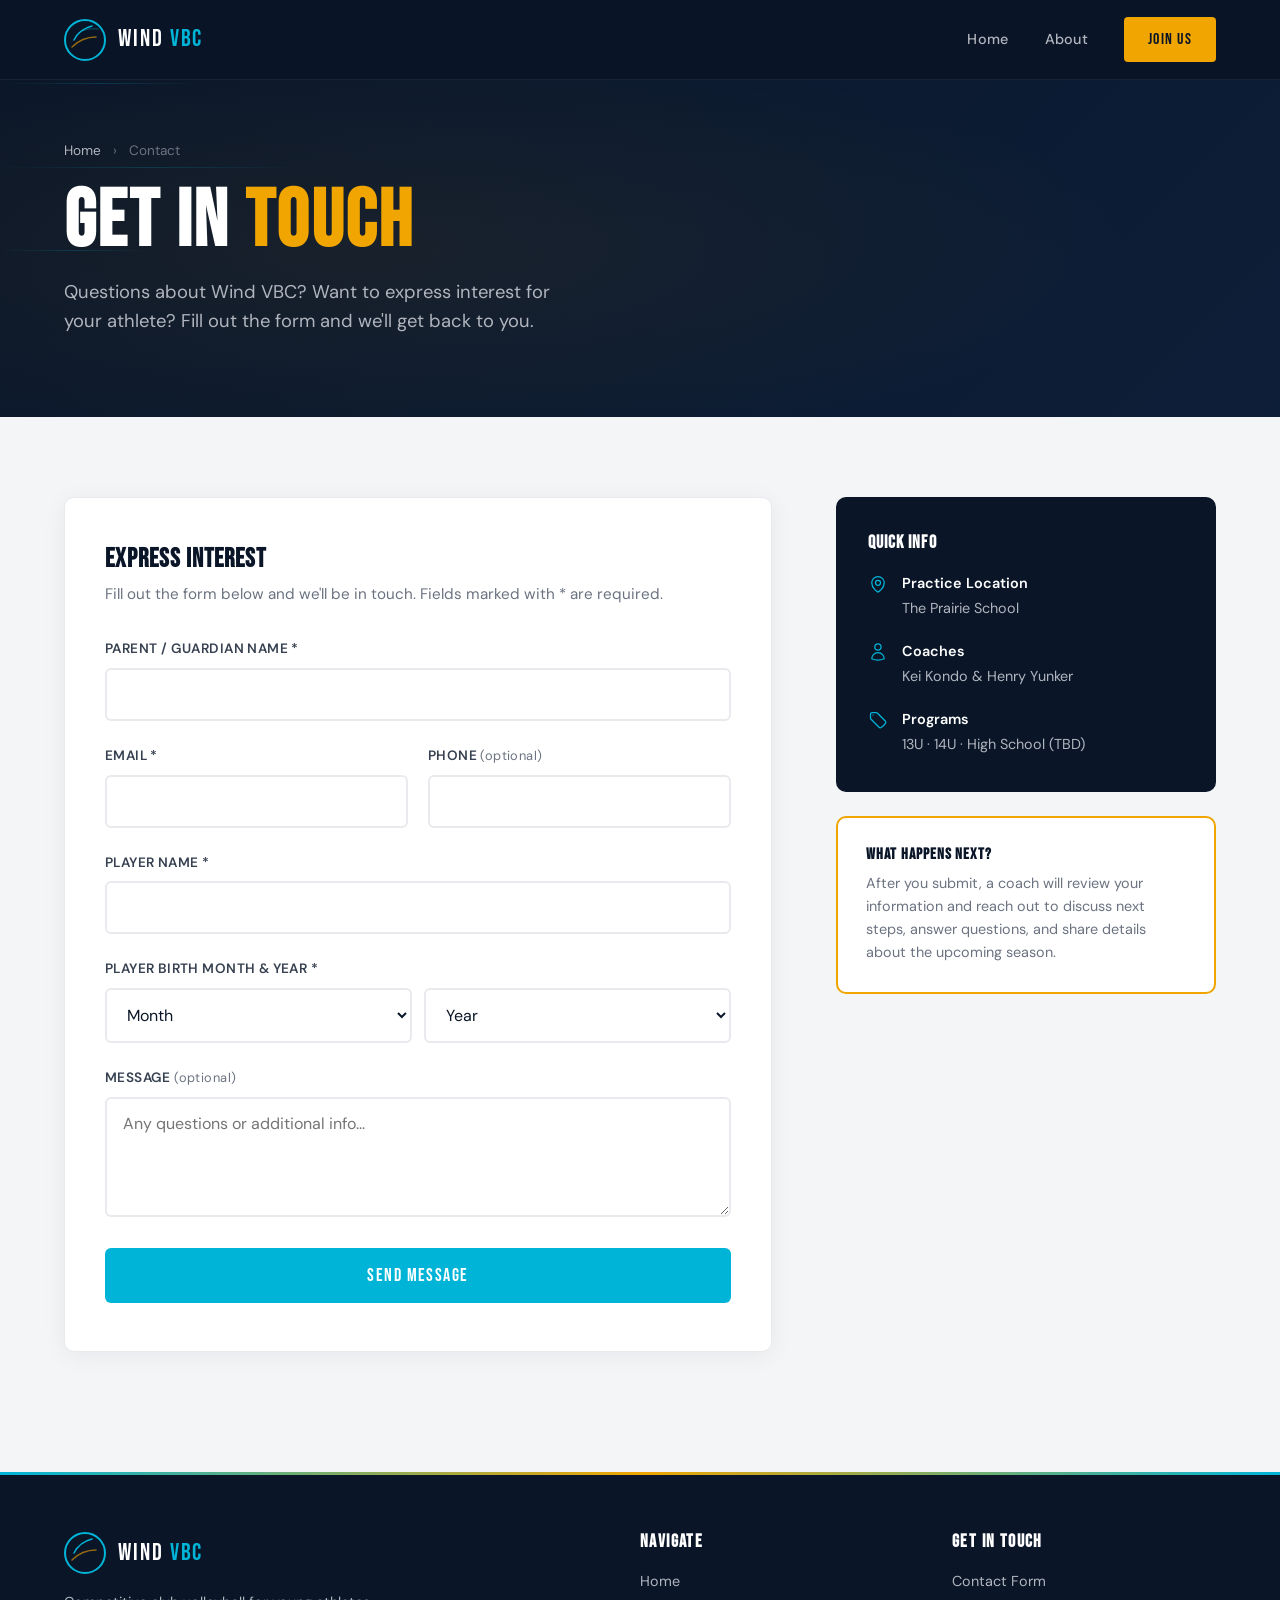
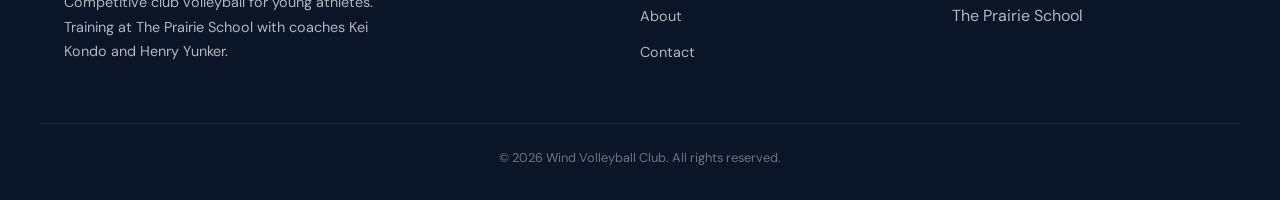
<file: contact.html>
<!DOCTYPE html>
<html lang="en">
<head>
  <meta charset="UTF-8">
  <meta name="viewport" content="width=device-width, initial-scale=1.0">
  <title>Contact — Wind Volleyball Club</title>
  <meta name="description" content="Get in touch with Wind Volleyball Club. Express interest, ask questions, or learn more about our 13U and 14U programs.">
  <link rel="stylesheet" href="styles.css">
  <style>
    /* ── Page Hero ─────────────────────── */
    .page-hero {
      background: var(--navy);
      padding: calc(var(--header-height) + 60px) 0 80px;
      position: relative;
      overflow: hidden;
    }

    .page-hero-bg {
      position: absolute;
      inset: 0;
      background:
        radial-gradient(ellipse at 30% 60%, rgba(240, 165, 0, 0.06) 0%, transparent 60%),
        linear-gradient(135deg, var(--navy) 0%, #0d1e38 100%);
    }

    .page-hero-content {
      position: relative;
      z-index: 2;
    }

    .breadcrumb {
      font-size: 0.85rem;
      color: var(--gray-500);
      margin-bottom: 16px;
    }

    .breadcrumb a {
      color: var(--gray-300);
      transition: color 0.2s;
    }

    .breadcrumb a:hover { color: var(--teal); }
    .breadcrumb span { margin: 0 8px; }

    .page-hero h1 {
      font-size: clamp(3rem, 7vw, 5rem);
      color: var(--white);
      animation: fadeUp 0.8s ease both;
    }

    .page-hero h1 em {
      font-style: normal;
      color: var(--gold);
    }

    .page-hero-sub {
      color: var(--gray-300);
      font-size: 1.15rem;
      margin-top: 12px;
      max-width: 500px;
      animation: fadeUp 0.8s ease 0.15s both;
    }

    /* ── Contact Layout ───────────────── */
    .contact-section {
      padding: 80px 0 120px;
      background: var(--off-white);
    }

    .contact-layout {
      display: grid;
      grid-template-columns: 1fr 380px;
      gap: 64px;
      align-items: start;
    }

    @media (max-width: 900px) {
      .contact-layout {
        grid-template-columns: 1fr;
      }
    }

    /* ── Form Card ────────────────────── */
    .form-card {
      background: var(--white);
      border-radius: 10px;
      padding: 48px 40px;
      box-shadow: 0 4px 24px rgba(10, 22, 40, 0.06);
      border: 1px solid var(--gray-100);
    }

    .form-card h2 {
      font-family: var(--font-display);
      font-size: 1.6rem;
      letter-spacing: 0.04em;
      color: var(--navy);
      margin-bottom: 8px;
    }

    .form-card > p {
      color: var(--gray-500);
      font-size: 0.95rem;
      margin-bottom: 32px;
      line-height: 1.6;
    }

    .form-submit {
      width: 100%;
      padding: 16px;
      font-family: var(--font-display);
      font-size: 1.15rem;
      letter-spacing: 0.08em;
      background: var(--teal);
      color: var(--white);
      border: none;
      border-radius: 6px;
      cursor: pointer;
      transition: background 0.2s ease, transform 0.2s ease;
    }

    .form-submit:hover {
      background: var(--teal-dark);
      transform: translateY(-1px);
    }

    .form-submit:disabled {
      opacity: 0.6;
      cursor: not-allowed;
      transform: none;
    }

    /* ── Success / Error States ────────── */
    .form-status {
      display: none;
      padding: 16px 20px;
      border-radius: 6px;
      font-size: 0.95rem;
      margin-top: 20px;
      line-height: 1.5;
    }

    .form-status.success {
      display: block;
      background: #ecfdf5;
      color: #065f46;
      border: 1px solid #a7f3d0;
    }

    .form-status.error {
      display: block;
      background: #fef2f2;
      color: #991b1b;
      border: 1px solid #fecaca;
    }

    /* ── Sidebar Info ─────────────────── */
    .contact-sidebar {
      position: sticky;
      top: calc(var(--header-height) + 32px);
    }

    .sidebar-card {
      background: var(--navy);
      border-radius: 10px;
      padding: 36px 32px;
      margin-bottom: 24px;
    }

    .sidebar-card h3 {
      font-family: var(--font-display);
      font-size: 1.1rem;
      letter-spacing: 0.06em;
      color: var(--white);
      margin-bottom: 20px;
    }

    .sidebar-item {
      display: flex;
      align-items: flex-start;
      gap: 14px;
      margin-bottom: 20px;
    }

    .sidebar-item:last-child { margin-bottom: 0; }

    .sidebar-item svg {
      width: 20px;
      height: 20px;
      color: var(--teal);
      flex-shrink: 0;
      margin-top: 2px;
    }

    .sidebar-item-text {
      font-size: 0.9rem;
      color: var(--gray-300);
      line-height: 1.6;
    }

    .sidebar-item-text strong {
      color: var(--white);
      font-weight: 600;
      display: block;
      margin-bottom: 2px;
    }

    .sidebar-note {
      background: var(--white);
      border-radius: 10px;
      padding: 28px 28px;
      border: 2px solid var(--gold);
    }

    .sidebar-note h3 {
      font-family: var(--font-display);
      font-size: 1rem;
      letter-spacing: 0.06em;
      color: var(--navy);
      margin-bottom: 8px;
    }

    .sidebar-note p {
      font-size: 0.9rem;
      color: var(--gray-500);
      line-height: 1.6;
    }

    /* ── Birth month/year row ─────────── */
    .birth-row {
      display: grid;
      grid-template-columns: 1fr 1fr;
      gap: 12px;
    }
  </style>
</head>
<body>

  <!-- ═══ HEADER ═══ -->
  <header class="site-header">
    <div class="header-inner">
      <a href="index.html" class="logo">
        <svg class="logo-icon" viewBox="0 0 42 42" fill="none" xmlns="http://www.w3.org/2000/svg">
          <circle cx="21" cy="21" r="20" stroke="#00b4d8" stroke-width="2"/>
          <path d="M10 21c4-8 10-12 18-14" stroke="#00b4d8" stroke-width="1.5" fill="none" stroke-linecap="round"/>
          <path d="M8 28c6-6 14-10 24-10" stroke="#f0a500" stroke-width="1.5" fill="none" stroke-linecap="round" opacity="0.6"/>
          <path d="M14 14c5-3 12-5 20-4" stroke="#00b4d8" stroke-width="1" fill="none" stroke-linecap="round" opacity="0.4"/>
        </svg>
        <div class="logo-text">WIND <span>VBC</span></div>
      </a>
      <nav class="nav-links" id="navLinks">
        <a href="index.html">Home</a>
        <a href="about.html">About</a>
        <a href="contact.html" class="nav-cta active">Join Us</a>
      </nav>
      <button class="mobile-toggle" id="mobileToggle" aria-label="Toggle menu">
        <span></span><span></span><span></span>
      </button>
    </div>
  </header>

  <!-- ═══ PAGE HERO ═══ -->
  <section class="page-hero">
    <div class="page-hero-bg"></div>
    <div class="wind-lines">
      <div class="wind-line"></div>
      <div class="wind-line"></div>
      <div class="wind-line"></div>
    </div>
    <div class="container page-hero-content">
      <div class="breadcrumb">
        <a href="index.html">Home</a> <span>&rsaquo;</span> Contact
      </div>
      <h1>GET IN <em>TOUCH</em></h1>
      <p class="page-hero-sub">Questions about Wind VBC? Want to express interest for your athlete? Fill out the form and we'll get back to you.</p>
    </div>
  </section>

  <!-- ═══ CONTACT FORM ═══ -->
  <section class="contact-section">
    <div class="container">
      <div class="contact-layout">

        <!-- Form -->
        <div class="form-card reveal">
          <h2>Express Interest</h2>
          <p>Fill out the form below and we'll be in touch. Fields marked with * are required.</p>

          <form id="contactForm" novalidate>
            <div class="form-group">
              <label class="form-label" for="parentName">Parent / Guardian Name *</label>
              <input class="form-input" type="text" id="parentName" name="parentName" required autocomplete="name">
            </div>

            <div class="form-row">
              <div class="form-group">
                <label class="form-label" for="email">Email *</label>
                <input class="form-input" type="email" id="email" name="email" required autocomplete="email">
              </div>
              <div class="form-group">
                <label class="form-label" for="phone">Phone <span class="optional">(optional)</span></label>
                <input class="form-input" type="tel" id="phone" name="phone" autocomplete="tel">
              </div>
            </div>

            <div class="form-group">
              <label class="form-label" for="playerName">Player Name *</label>
              <input class="form-input" type="text" id="playerName" name="playerName" required>
            </div>

            <div class="form-group">
              <label class="form-label">Player Birth Month &amp; Year *</label>
              <div class="birth-row">
                <select class="form-select" id="birthMonth" name="birthMonth" required>
                  <option value="">Month</option>
                  <option value="January">January</option>
                  <option value="February">February</option>
                  <option value="March">March</option>
                  <option value="April">April</option>
                  <option value="May">May</option>
                  <option value="June">June</option>
                  <option value="July">July</option>
                  <option value="August">August</option>
                  <option value="September">September</option>
                  <option value="October">October</option>
                  <option value="November">November</option>
                  <option value="December">December</option>
                </select>
                <select class="form-select" id="birthYear" name="birthYear" required>
                  <option value="">Year</option>
                  <option value="2017">2017</option>
                  <option value="2016">2016</option>
                  <option value="2015">2015</option>
                  <option value="2014">2014</option>
                  <option value="2013">2013</option>
                  <option value="2012">2012</option>
                  <option value="2011">2011</option>
                  <option value="2010">2010</option>
                  <option value="2009">2009</option>
                  <option value="2008">2008</option>
                </select>
              </div>
            </div>

            <div class="form-group">
              <label class="form-label" for="message">Message <span class="optional">(optional)</span></label>
              <textarea class="form-textarea" id="message" name="message" placeholder="Any questions or additional info..."></textarea>
            </div>

            <button type="submit" class="form-submit" id="submitBtn">SEND MESSAGE</button>

            <div class="form-status" id="formStatus"></div>
          </form>
        </div>

        <!-- Sidebar -->
        <div class="contact-sidebar">
          <div class="sidebar-card">
            <h3>Quick Info</h3>
            <div class="sidebar-item">
              <svg fill="none" viewBox="0 0 24 24" stroke="currentColor" stroke-width="1.5">
                <path stroke-linecap="round" stroke-linejoin="round" d="M15 10.5a3 3 0 11-6 0 3 3 0 016 0z"/>
                <path stroke-linecap="round" stroke-linejoin="round" d="M19.5 10.5c0 7.142-7.5 11.25-7.5 11.25S4.5 17.642 4.5 10.5a7.5 7.5 0 1115 0z"/>
              </svg>
              <div class="sidebar-item-text">
                <strong>Practice Location</strong>
                The Prairie School
              </div>
            </div>
            <div class="sidebar-item">
              <svg fill="none" viewBox="0 0 24 24" stroke="currentColor" stroke-width="1.5">
                <path stroke-linecap="round" stroke-linejoin="round" d="M15.75 6a3.75 3.75 0 11-7.5 0 3.75 3.75 0 017.5 0zM4.501 20.118a7.5 7.5 0 0114.998 0A17.933 17.933 0 0112 21.75c-2.676 0-5.216-.584-7.499-1.632z"/>
              </svg>
              <div class="sidebar-item-text">
                <strong>Coaches</strong>
                Kei Kondo &amp; Henry Yunker
              </div>
            </div>
            <div class="sidebar-item">
              <svg fill="none" viewBox="0 0 24 24" stroke="currentColor" stroke-width="1.5">
                <path stroke-linecap="round" stroke-linejoin="round" d="M9.568 3H5.25A2.25 2.25 0 003 5.25v4.318c0 .597.237 1.17.659 1.591l9.581 9.581c.699.699 1.78.872 2.607.33a18.095 18.095 0 005.223-5.223c.542-.827.369-1.908-.33-2.607L11.16 3.66A2.25 2.25 0 009.568 3z"/>
                <path stroke-linecap="round" stroke-linejoin="round" d="M6 6h.008v.008H6V6z"/>
              </svg>
              <div class="sidebar-item-text">
                <strong>Programs</strong>
                13U &middot; 14U &middot; High School (TBD)
              </div>
            </div>
          </div>

          <div class="sidebar-note">
            <h3>What Happens Next?</h3>
            <p>After you submit, a coach will review your information and reach out to discuss next steps, answer questions, and share details about the upcoming season.</p>
          </div>
        </div>

      </div>
    </div>
  </section>

  <!-- ═══ FOOTER ═══ -->
  <footer class="site-footer">
    <div class="footer-inner">
      <div class="footer-brand">
        <a href="index.html" class="logo">
          <svg class="logo-icon" viewBox="0 0 42 42" fill="none" xmlns="http://www.w3.org/2000/svg">
            <circle cx="21" cy="21" r="20" stroke="#00b4d8" stroke-width="2"/>
            <path d="M10 21c4-8 10-12 18-14" stroke="#00b4d8" stroke-width="1.5" fill="none" stroke-linecap="round"/>
            <path d="M8 28c6-6 14-10 24-10" stroke="#f0a500" stroke-width="1.5" fill="none" stroke-linecap="round" opacity="0.6"/>
          </svg>
          <div class="logo-text">WIND <span>VBC</span></div>
        </a>
        <p>Competitive club volleyball for young athletes. Training at The Prairie School with coaches Kei Kondo and Henry Yunker.</p>
      </div>
      <div>
        <h4 class="footer-heading">Navigate</h4>
        <ul class="footer-links">
          <li><a href="index.html">Home</a></li>
          <li><a href="about.html">About</a></li>
          <li><a href="contact.html">Contact</a></li>
        </ul>
      </div>
      <div>
        <h4 class="footer-heading">Get in Touch</h4>
        <ul class="footer-links">
          <li><a href="contact.html">Contact Form</a></li>
          <li>The Prairie School</li>
        </ul>
      </div>
    </div>
    <div class="footer-bottom">
      &copy; 2026 Wind Volleyball Club. All rights reserved.
    </div>
  </footer>

  <script>
    // ── Mobile nav ──
    const toggle = document.getElementById('mobileToggle');
    const nav = document.getElementById('navLinks');
    toggle.addEventListener('click', () => {
      toggle.classList.toggle('open');
      nav.classList.toggle('open');
    });

    // ── Scroll reveal ──
    const reveals = document.querySelectorAll('.reveal');
    const observer = new IntersectionObserver((entries) => {
      entries.forEach((entry, i) => {
        if (entry.isIntersecting) {
          setTimeout(() => entry.target.classList.add('visible'), i * 100);
          observer.unobserve(entry.target);
        }
      });
    }, { threshold: 0.1 });
    reveals.forEach(el => observer.observe(el));

    // ══════════════════════════════════════
    // GOOGLE SHEETS FORM SUBMISSION
    // ══════════════════════════════════════
    //
    // SETUP INSTRUCTIONS:
    // 1. Create a Google Sheet with these headers in Row 1:
    //    Timestamp | Parent Name | Email | Phone | Player Name | Birth Month/Year | Message
    //
    // 2. Go to Extensions > Apps Script
    //
    // 3. Paste the code from google-apps-script.js (included in this project)
    //
    // 4. Click Deploy > New deployment > Web app
    //    - Execute as: Me
    //    - Who has access: Anyone
    //    - Click Deploy and authorize
    //
    // 5. Copy the Web App URL and paste it below:
    //
    const GOOGLE_SCRIPT_URL = 'https://script.google.com/macros/s/AKfycbzB6pewIuaoDhSJPIW6rxKKjfJfhnFNW-ncTiAk7mcmuzm9KR2zkMacO3e315T-kjEL/exec';

    const form = document.getElementById('contactForm');
    const submitBtn = document.getElementById('submitBtn');
    const formStatus = document.getElementById('formStatus');

    form.addEventListener('submit', async (e) => {
      e.preventDefault();

      // Basic validation
      const required = form.querySelectorAll('[required]');
      let valid = true;
      required.forEach(field => {
        if (!field.value.trim()) {
          field.style.borderColor = '#ef4444';
          valid = false;
        } else {
          field.style.borderColor = '';
        }
      });

      if (!valid) return;

      // Check if script URL is configured
      if (GOOGLE_SCRIPT_URL === 'YOUR_GOOGLE_APPS_SCRIPT_URL_HERE') {
        formStatus.className = 'form-status error';
        formStatus.textContent = 'Form not yet configured. Please contact us directly.';
        return;
      }

      // Submit
      submitBtn.disabled = true;
      submitBtn.textContent = 'SENDING...';

      const data = {
        parentName: document.getElementById('parentName').value.trim(),
        email: document.getElementById('email').value.trim(),
        phone: document.getElementById('phone').value.trim(),
        playerName: document.getElementById('playerName').value.trim(),
        birthMonthYear: document.getElementById('birthMonth').value + ' ' + document.getElementById('birthYear').value,
        message: document.getElementById('message').value.trim(),
      };

      try {
        await fetch(GOOGLE_SCRIPT_URL, {
          method: 'POST',
          mode: 'no-cors',
          headers: { 'Content-Type': 'application/json' },
          body: JSON.stringify(data),
        });

        // With no-cors we can't read the response, but if fetch didn't throw, it went through
        formStatus.className = 'form-status success';
        formStatus.textContent = 'Thank you! Your information has been submitted. A coach will be in touch soon.';
        form.reset();
      } catch (err) {
        formStatus.className = 'form-status error';
        formStatus.textContent = 'Something went wrong. Please try again or reach out to us directly.';
      }

      submitBtn.disabled = false;
      submitBtn.textContent = 'SEND MESSAGE';
    });

    // Clear error styling on input
    form.querySelectorAll('.form-input, .form-select, .form-textarea').forEach(field => {
      field.addEventListener('input', () => {
        field.style.borderColor = '';
      });
    });
  </script>
</body>
</html>
</file>
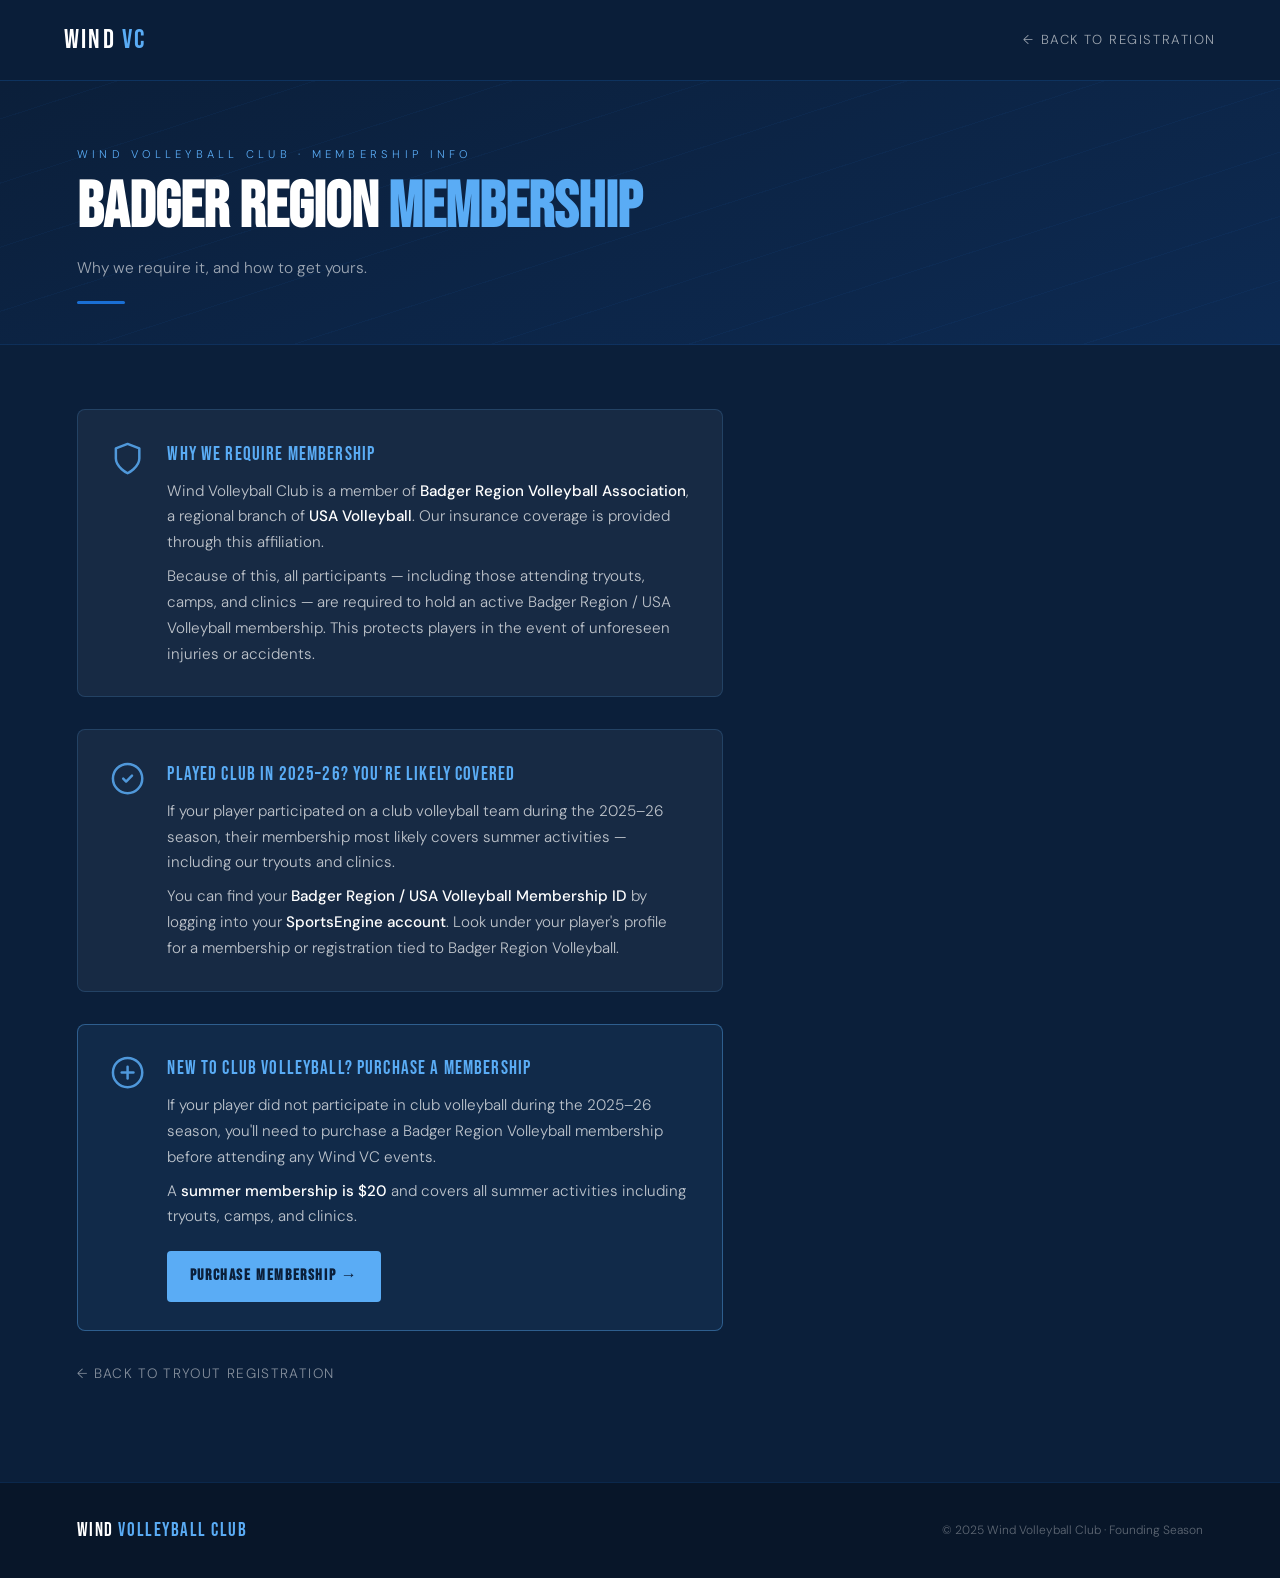
<file: membership.html>
<!DOCTYPE html>
<html lang="en">
<head>
  <meta charset="UTF-8" />
  <meta name="viewport" content="width=device-width, initial-scale=1.0" />
  <title>Membership Requirement — Wind Volleyball Club</title>
  <link rel="icon" type="image/svg+xml" href="favicon.svg">
  <link rel="preconnect" href="https://fonts.googleapis.com" />
  <link href="https://fonts.googleapis.com/css2?family=Bebas+Neue&family=DM+Sans:ital,wght@0,300;0,400;0,500;1,300&display=swap" rel="stylesheet" />
  <style>
    *, *::before, *::after { box-sizing: border-box; margin: 0; padding: 0; }

    :root {
      --navy:     #0b1f3a;
      --navy2:    #112847;
      --blue:     #1a6fd4;
      --blue2:    #1358b0;
      --sky:      #5aacf5;
      --white:    #ffffff;
    }

    html { scroll-behavior: smooth; }

    body {
      background: var(--navy);
      color: var(--white);
      font-family: 'DM Sans', sans-serif;
      font-weight: 300;
      line-height: 1.65;
      min-height: 100vh;
    }

    /* ── NAV ── */
    nav {
      display: flex; align-items: center; justify-content: space-between;
      padding: 1.1rem 5vw;
      background: rgba(11,31,58,.98);
      border-bottom: 1px solid rgba(26,111,212,.25);
      position: sticky; top: 0; z-index: 100;
    }
    .nav-logo {
      font-family: 'Bebas Neue', sans-serif;
      font-size: 1.7rem;
      letter-spacing: .08em;
      color: var(--white);
      text-decoration: none;
    }
    .nav-logo span { color: var(--sky); }
    .nav-back {
      display: flex; align-items: center; gap: .5rem;
      text-decoration: none;
      color: rgba(255,255,255,.6);
      font-size: .82rem;
      letter-spacing: .12em;
      text-transform: uppercase;
      transition: color .2s;
    }
    .nav-back:hover { color: var(--white); }

    /* ── PAGE HEADER ── */
    .page-header {
      padding: 4rem 6vw 2.5rem;
      border-bottom: 1px solid rgba(26,111,212,.2);
      background: linear-gradient(160deg, #0b1f3a 0%, #0d2a52 100%);
      position: relative;
      overflow: hidden;
    }
    .page-header::before {
      content: '';
      position: absolute; inset: 0;
      background-image: repeating-linear-gradient(
        -18deg, transparent, transparent 60px,
        rgba(26,111,212,.06) 60px, rgba(26,111,212,.06) 61px
      );
    }
    .page-header-inner { position: relative; z-index: 1; max-width: 760px; }
    .page-eyebrow {
      font-size: .7rem;
      letter-spacing: .38em;
      text-transform: uppercase;
      color: var(--sky);
      margin-bottom: .8rem;
    }
    .page-title {
      font-family: 'Bebas Neue', sans-serif;
      font-size: clamp(2.4rem, 6vw, 4rem);
      line-height: 1;
      color: var(--white);
      margin-bottom: 1rem;
    }
    .page-title em { font-style: normal; color: var(--sky); }
    .page-desc {
      color: rgba(255,255,255,.6);
      font-size: .97rem;
      max-width: 52ch;
    }
    .page-divider {
      width: 3rem; height: 3px;
      background: var(--blue);
      margin: 1.2rem 0 0;
      border-radius: 2px;
    }

    /* ── CONTENT ── */
    .content-area {
      padding: 4rem 6vw 6rem;
      max-width: 800px;
      display: flex;
      flex-direction: column;
      gap: 2rem;
    }

    .info-card {
      background: rgba(255,255,255,.05);
      border: 1px solid rgba(90,172,245,.18);
      border-radius: 8px;
      padding: 1.8rem 2rem;
      display: flex;
      gap: 1.4rem;
    }
    .info-card-icon {
      flex-shrink: 0;
      width: 2.2rem;
      height: 2.2rem;
      margin-top: .1rem;
      color: var(--sky);
      opacity: .85;
    }
    .info-card-icon svg { width: 100%; height: 100%; }
    .info-card-body { display: flex; flex-direction: column; gap: .5rem; }
    .info-card-title {
      font-family: 'Bebas Neue', sans-serif;
      font-size: 1.2rem;
      letter-spacing: .06em;
      color: var(--sky);
    }
    .info-card-body p {
      font-size: .95rem;
      color: rgba(255,255,255,.72);
      line-height: 1.7;
    }
    .info-card-body strong { color: var(--white); font-weight: 500; }

    .info-card.highlight {
      border-color: rgba(90,172,245,.4);
      background: rgba(90,172,245,.08);
    }

    .btn-purchase {
      display: inline-flex;
      align-items: center;
      gap: .5rem;
      margin-top: .8rem;
      padding: .75rem 1.4rem;
      background: var(--sky);
      color: var(--navy);
      font-family: 'Bebas Neue', sans-serif;
      font-size: 1rem;
      letter-spacing: .1em;
      border-radius: 4px;
      text-decoration: none;
      font-weight: 700;
      transition: background .2s, transform .2s, box-shadow .2s;
      width: fit-content;
    }
    .btn-purchase:hover {
      background: #3d9ae8;
      transform: translateY(-2px);
      box-shadow: 0 8px 28px rgba(90,172,245,.35);
    }

    .back-link {
      display: inline-flex;
      align-items: center;
      gap: .5rem;
      color: rgba(255,255,255,.5);
      font-size: .85rem;
      letter-spacing: .1em;
      text-transform: uppercase;
      text-decoration: none;
      transition: color .2s;
    }
    .back-link:hover { color: var(--white); }

    /* ── FOOTER ── */
    footer {
      background: rgba(0,0,0,.3);
      padding: 2rem 6vw;
      display: flex;
      align-items: center;
      justify-content: space-between;
      flex-wrap: wrap;
      gap: 1rem;
      border-top: 1px solid rgba(26,111,212,.2);
    }
    .footer-logo { font-family: 'Bebas Neue', sans-serif; font-size: 1.2rem; color: var(--white); letter-spacing: .08em; }
    .footer-logo span { color: var(--sky); }
    footer p { font-size: .75rem; color: rgba(255,255,255,.35); }
  </style>
</head>
<body>

  <!-- NAV -->
  <nav>
    <a href="index.html" class="nav-logo">Wind<span> VC</span></a>
    <a href="register.html" class="nav-back">← Back to Registration</a>
  </nav>

  <!-- PAGE HEADER -->
  <div class="page-header">
    <div class="page-header-inner">
      <p class="page-eyebrow">Wind Volleyball Club · Membership Info</p>
      <h1 class="page-title">Badger Region <em>Membership</em></h1>
      <p class="page-desc">Why we require it, and how to get yours.</p>
      <div class="page-divider"></div>
    </div>
  </div>

  <!-- CONTENT -->
  <div class="content-area">

    <div class="info-card">
      <div class="info-card-icon">
        <svg viewBox="0 0 24 24" fill="none" stroke="currentColor" stroke-width="1.7" stroke-linecap="round" stroke-linejoin="round">
          <path d="M12 22s8-4 8-10V5l-8-3-8 3v7c0 6 8 10 8 10z"/>
        </svg>
      </div>
      <div class="info-card-body">
        <div class="info-card-title">Why We Require Membership</div>
        <p>Wind Volleyball Club is a member of <strong>Badger Region Volleyball Association</strong>, a regional branch of <strong>USA Volleyball</strong>. Our insurance coverage is provided through this affiliation.</p>
        <p>Because of this, all participants — including those attending tryouts, camps, and clinics — are required to hold an active Badger Region / USA Volleyball membership. This protects players in the event of unforeseen injuries or accidents.</p>
      </div>
    </div>

    <div class="info-card">
      <div class="info-card-icon">
        <svg viewBox="0 0 24 24" fill="none" stroke="currentColor" stroke-width="1.7" stroke-linecap="round" stroke-linejoin="round">
          <circle cx="12" cy="12" r="10"/>
          <path d="M9 12l2 2 4-4"/>
        </svg>
      </div>
      <div class="info-card-body">
        <div class="info-card-title">Played Club in 2025–26? You're Likely Covered</div>
        <p>If your player participated on a club volleyball team during the 2025–26 season, their membership most likely covers summer activities — including our tryouts and clinics.</p>
        <p>You can find your <strong>Badger Region / USA Volleyball Membership ID</strong> by logging into your <strong>SportsEngine account</strong>. Look under your player's profile for a membership or registration tied to Badger Region Volleyball.</p>
      </div>
    </div>

    <div class="info-card highlight">
      <div class="info-card-icon">
        <svg viewBox="0 0 24 24" fill="none" stroke="currentColor" stroke-width="1.7" stroke-linecap="round" stroke-linejoin="round">
          <circle cx="12" cy="12" r="10"/>
          <line x1="12" y1="8" x2="12" y2="16"/>
          <line x1="8" y1="12" x2="16" y2="12"/>
        </svg>
      </div>
      <div class="info-card-body">
        <div class="info-card-title">New to Club Volleyball? Purchase a Membership</div>
        <p>If your player did not participate in club volleyball during the 2025–26 season, you'll need to purchase a Badger Region Volleyball membership before attending any Wind VC events.</p>
        <p>A <strong>summer membership is $20</strong> and covers all summer activities including tryouts, camps, and clinics.</p>
        <a href="https://memberships.sportsengine.com/buy/11f05eb5-2ee5-89fc-80de-e6076231cac5" target="_blank" class="btn-purchase">Purchase Membership →</a>
      </div>
    </div>

    <a href="register.html" class="back-link">← Back to Tryout Registration</a>

  </div>

  <!-- FOOTER -->
  <footer>
    <div class="footer-logo">Wind<span> Volleyball Club</span></div>
    <p>© 2025 Wind Volleyball Club · Founding Season</p>
  </footer>

</body>
</html>
</file>
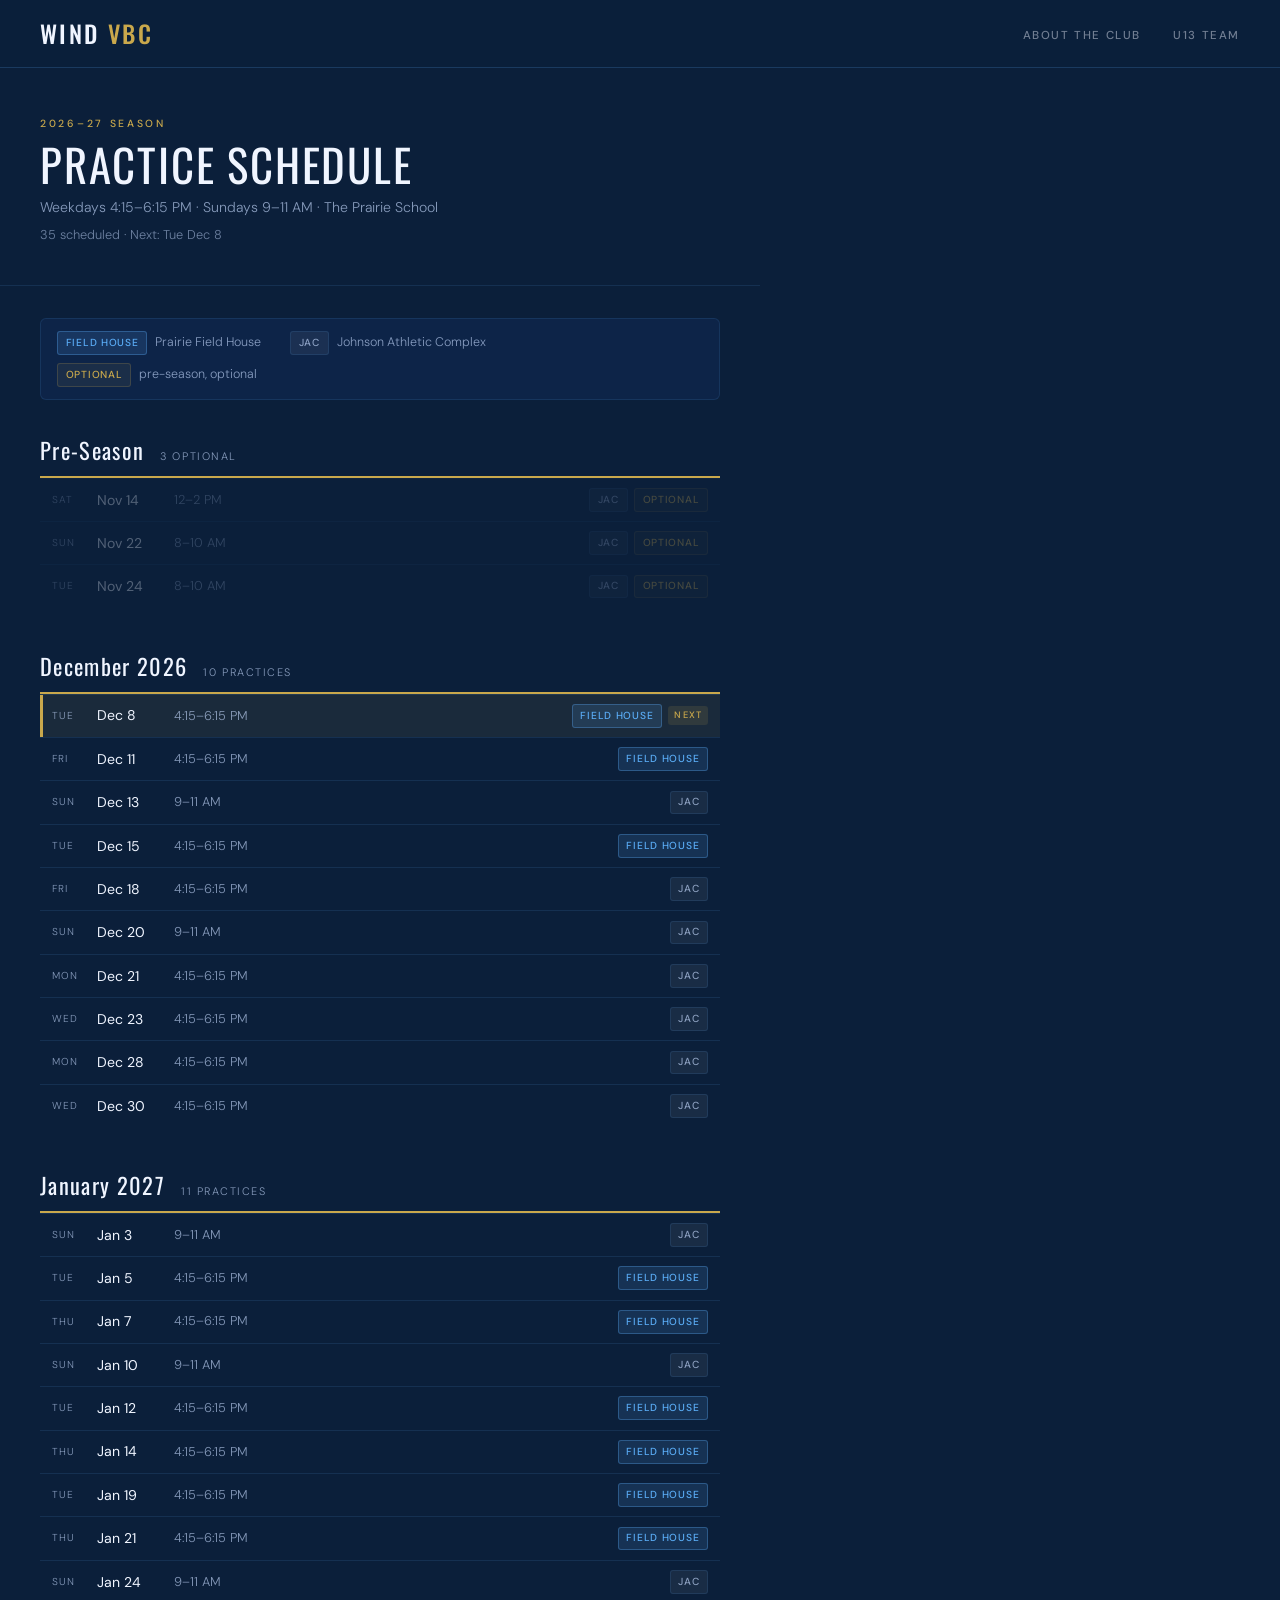
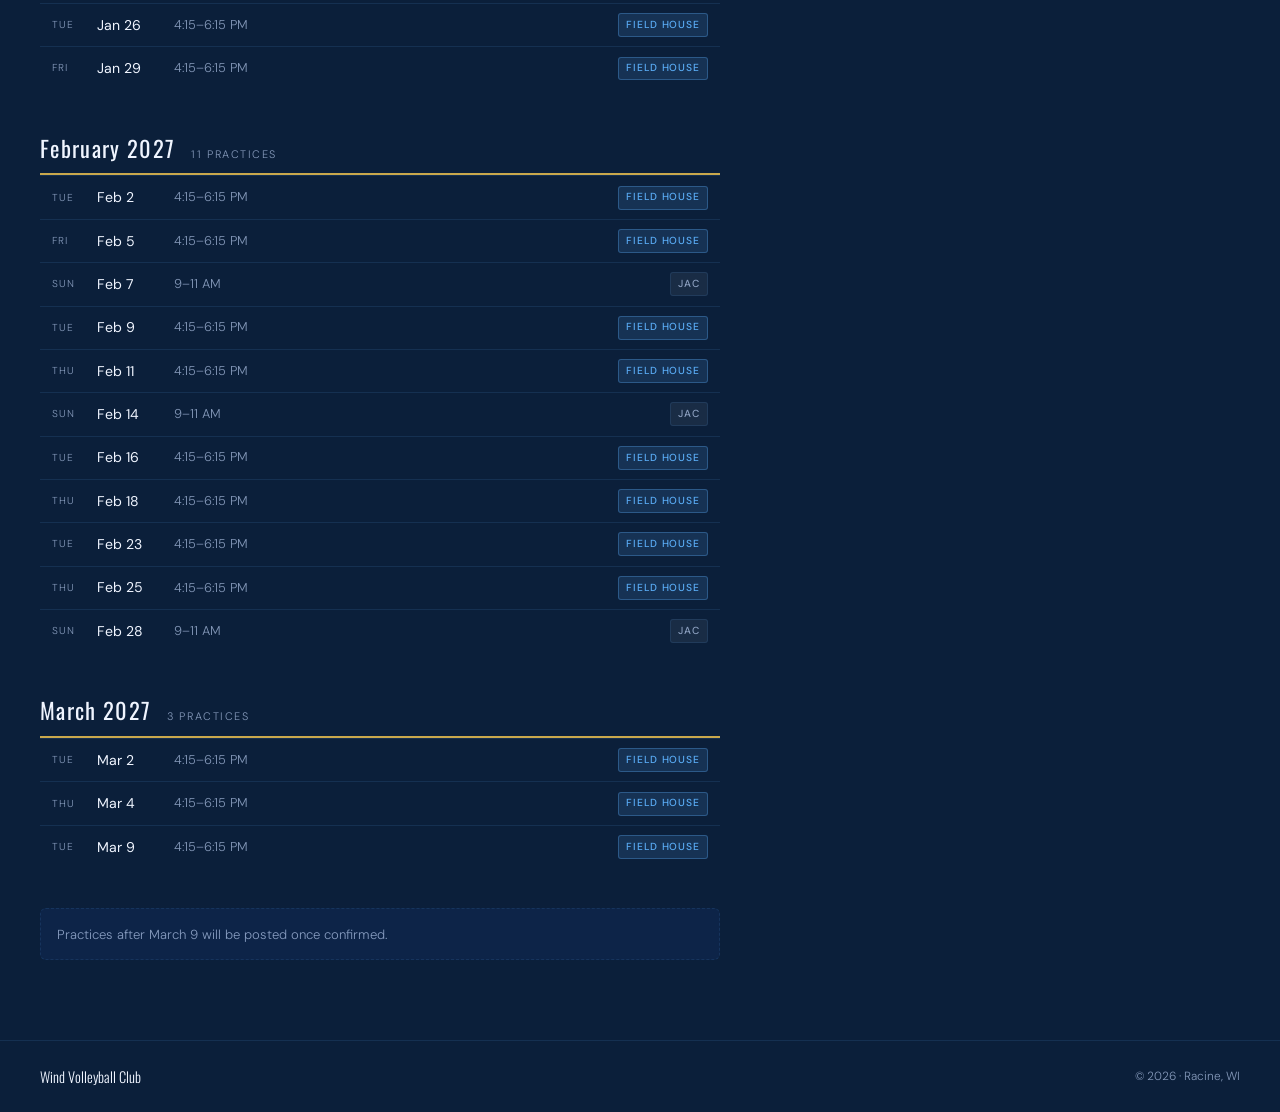
<file: practices.html>
<!DOCTYPE html>
<html lang="en">
<head>
  <meta charset="UTF-8" />
  <meta name="viewport" content="width=device-width, initial-scale=1.0" />
  <title>Wind VBC · Practices</title>
  <!-- App install (home screen) -->
  <link rel="manifest" href="/manifest.webmanifest">
  <meta name="theme-color" content="#0b1f3a">
  <link rel="apple-touch-icon" href="/apple-touch-icon.png">
  <meta name="apple-mobile-web-app-capable" content="yes">
  <meta name="mobile-web-app-capable" content="yes">
  <meta name="apple-mobile-web-app-title" content="Wind VBC">
  <meta name="apple-mobile-web-app-status-bar-style" content="black">
  <link rel="icon" type="image/svg+xml" href="favicon.svg">
  <link rel="preconnect" href="https://fonts.googleapis.com" />
  <link href="https://fonts.googleapis.com/css2?family=Oswald:wght@300;400;500&family=DM+Sans:ital,wght@0,300;0,400;0,500;1,300&display=swap" rel="stylesheet" />
  <style>
    *, *::before, *::after { box-sizing: border-box; margin: 0; padding: 0; }

    :root {
      --bg:           #0b1f3a;
      --surf:         #0d2448;
      --ink:          #f0f5ff;
      --muted:        rgba(200,220,255,.65);
      --rule:         rgba(90,172,245,.12);
      --accent:       #c9a84c;
      --sky:          #5aacf5;
      --amber:        #fbbf24;
      --amber-bg:     rgba(251,191,36,.1);
      --amber-border: rgba(251,191,36,.25);
      color-scheme: dark;
    }

    html { scroll-behavior: smooth; }
    body { background: var(--bg); color: var(--ink); font-family: 'DM Sans', sans-serif; font-weight: 300; line-height: 1.6; min-height: 100vh; }

    /* ── NAV ── */
    nav {
      display: flex; align-items: center; justify-content: space-between;
      padding: .9rem 2.5rem;
      background: rgba(11,31,58,.97);
      backdrop-filter: blur(12px);
      border-bottom: 1px solid rgba(90,172,245,.2);
      position: sticky; top: 0; z-index: 100;
    }
    .nav-logo { font-family: 'Oswald', sans-serif; font-size: 1.5rem; font-weight: 500; letter-spacing: .1em; text-transform: uppercase; color: var(--ink); text-decoration: none; }
    .nav-logo span { color: var(--accent); }
    .nav-links { display: flex; gap: 2rem; list-style: none; }
    .nav-links a { font-size: .72rem; letter-spacing: .14em; text-transform: uppercase; text-decoration: none; color: rgba(240,245,255,.45); font-weight: 500; transition: color .2s; }
    .nav-links a:hover, .nav-links a.active { color: var(--ink); }
    @media (max-width: 600px) { nav { padding: .8rem 1.25rem; } }

    /* ── PAGE HEADER ── */
    .page-header {
      padding: 3rem 2.5rem 2.5rem;
      border-bottom: 1px solid var(--rule);
      max-width: 760px;
    }
    .eyebrow { font-size: .65rem; letter-spacing: .26em; text-transform: uppercase; color: var(--accent); margin-bottom: .5rem; font-weight: 500; }
    .page-title { font-family: 'Oswald', sans-serif; font-size: clamp(1.8rem, 5vw, 2.8rem); font-weight: 400; line-height: 1.05; letter-spacing: .04em; text-transform: uppercase; margin-bottom: .5rem; }
    .page-sub { font-size: .88rem; color: var(--muted); }
    .page-facts { font-size: .8rem; color: var(--muted); margin-top: .4rem; opacity: .8; }
    @media (max-width: 600px) { .page-header { padding: 1.5rem 1.25rem 1.25rem; } }

    /* ── CONTENT ── */
    .content { padding: 2rem 2.5rem 5rem; max-width: 760px; }
    @media (max-width: 600px) { .content { padding: 1.5rem 1.25rem 4rem; } }

    /* ── LEGEND ── */
    .legend {
      display: flex; flex-wrap: wrap; gap: .5rem 1.8rem;
      margin-bottom: 2rem;
      padding: .75rem 1rem;
      background: var(--surf); border: 1px solid var(--rule); border-radius: 6px;
      font-size: .78rem; color: var(--muted); align-items: center;
    }
    .legend-item { display: flex; align-items: center; gap: .5rem; }

    /* ── CHIPS ── */
    .chip {
      display: inline-flex; align-items: center; gap: .22rem;
      font-size: .64rem; font-weight: 500; letter-spacing: .07em; text-transform: uppercase;
      padding: .17rem .48rem; border-radius: 3px; white-space: nowrap; flex-shrink: 0;
    }
    .chip-fh     { background: rgba(90,172,245,.14); color: var(--sky); border: 1px solid rgba(90,172,245,.32); }
    .chip-unconf { background: var(--amber-bg); color: var(--amber); border: 1px solid var(--amber-border); }
    .chip-jac    { background: rgba(240,245,255,.06); color: var(--muted); border: 1px solid var(--rule); }
    .chip-opt    { background: rgba(201,168,76,.08); color: var(--accent); border: 1px solid rgba(201,168,76,.2); }

    /* ── MONTH SECTION ── */
    .month { margin-bottom: 2.5rem; }
    .month-hd { display: flex; align-items: baseline; gap: 1rem; padding-bottom: .5rem; border-bottom: 2px solid var(--accent); }
    .month-nm { font-family: 'Oswald', sans-serif; font-size: 1.4rem; font-weight: 400; letter-spacing: .06em; }
    .month-ct { font-size: .68rem; letter-spacing: .14em; text-transform: uppercase; color: var(--muted); }

    /* ── PRACTICE ROWS ── */
    .prac-row {
      display: grid; grid-template-columns: 2.2rem 4.2rem 1fr auto;
      align-items: center; gap: .6rem;
      padding: .58rem .75rem;
      font-size: .88rem;
      border-top: 1px solid var(--rule);
    }
    .prac-row:first-of-type { border-top: none; }
    .prac-row.past { opacity: .3; }
    .prac-row.next-up { background: rgba(201,168,76,.08); box-shadow: inset 3px 0 0 var(--accent); }
    .cell-day { font-size: .63rem; letter-spacing: .1em; text-transform: uppercase; color: var(--muted); }
    .cell-date { font-weight: 400; font-variant-numeric: tabular-nums; }
    .cell-time { font-size: .8rem; color: var(--muted); font-variant-numeric: tabular-nums; }
    .cell-tags { display: flex; gap: .4rem; align-items: center; justify-content: flex-end; }
    .next-tag { font-size: .58rem; letter-spacing: .12em; text-transform: uppercase; color: var(--accent); font-weight: 500; background: rgba(201,168,76,.12); padding: .13rem .38rem; border-radius: 3px; }
    .tba {
      margin-top: .5rem; padding: .9rem 1rem;
      background: var(--surf); border: 1px dashed var(--rule); border-radius: 6px;
      font-size: .82rem; color: var(--muted);
    }

    @media (max-width: 500px) {
      .prac-row { grid-template-columns: 2rem 3.8rem 1fr; }
      .cell-tags { grid-column: 3; justify-content: flex-start; }
    }

    /* ── FOOTER ── */
    footer {
      border-top: 1px solid var(--rule);
      padding: 1.5rem 2.5rem;
      display: flex; align-items: center; justify-content: space-between; flex-wrap: wrap; gap: .5rem;
      font-size: .74rem; color: var(--muted);
    }
    .footer-logo { font-family: 'Oswald', sans-serif; font-size: .9rem; color: var(--ink); }
  </style>
</head>
<body>

  <nav>
    <a href="index.html" class="nav-logo">Wind<span> VBC</span></a>
    <ul class="nav-links">
      <li><a href="index.html">About the Club</a></li>
      <li><a href="team.html">U13 Team</a></li>
    </ul>
  </nav>

  <div class="page-header">
    <p class="eyebrow">2026–27 Season</p>
    <h1 class="page-title">Practice Schedule</h1>
    <p class="page-sub">Weekdays 4:15–6:15 PM · Sundays 9–11 AM · The Prairie School</p>
    <p class="page-facts" id="page-facts"></p>
  </div>

  <div class="content">

    <div class="legend">
      <span class="legend-item">
        <span class="chip chip-fh">Field House</span>
        Prairie Field House
      </span>
      <span class="legend-item">
        <span class="chip chip-jac">JAC</span>
        Johnson Athletic Complex
      </span>
      <span class="legend-item">
        <span class="chip chip-opt">Optional</span>
        pre-season, optional
      </span>
    </div>

    <div id="schedule"></div>

  </div>

  <footer>
    <span class="footer-logo">Wind Volleyball Club</span>
    <span>© 2026 · Racine, WI</span>
  </footer>

  <script>
    const MONTHS = ['January','February','March','April','May','June','July','August','September','October','November','December'];
    const DAYS_SHORT = ['Sun','Mon','Tue','Wed','Thu','Fri','Sat'];

    // Times: Sundays 9–11 AM, all other days 4:15–6:15 PM
    // Practices after March 9 are not confirmed yet — add them here when they are.
    const PRACTICES = [
      {d:'2026-12-08', v:'FH'},
      {d:'2026-12-11', v:'FH'},
      {d:'2026-12-13', v:'JAC'},
      {d:'2026-12-15', v:'FH'},
      {d:'2026-12-18', v:'JAC'},
      {d:'2026-12-20', v:'JAC'},
      {d:'2026-12-21', v:'JAC'},
      {d:'2026-12-23', v:'JAC'},
      {d:'2026-12-28', v:'JAC'},
      {d:'2026-12-30', v:'JAC'},
      {d:'2027-01-03', v:'JAC'},
      {d:'2027-01-05', v:'FH'},
      {d:'2027-01-07', v:'FH'},
      {d:'2027-01-10', v:'JAC'},
      {d:'2027-01-12', v:'FH'},
      {d:'2027-01-14', v:'FH'},
      {d:'2027-01-19', v:'FH'},
      {d:'2027-01-21', v:'FH'},
      {d:'2027-01-24', v:'JAC'},
      {d:'2027-01-26', v:'FH'},
      {d:'2027-01-29', v:'FH'},
      {d:'2027-02-02', v:'FH'},
      {d:'2027-02-05', v:'FH'},
      {d:'2027-02-07', v:'JAC'},
      {d:'2027-02-09', v:'FH'},
      {d:'2027-02-11', v:'FH'},
      {d:'2027-02-14', v:'JAC'},
      {d:'2027-02-16', v:'FH'},
      {d:'2027-02-18', v:'FH'},
      {d:'2027-02-23', v:'FH'},
      {d:'2027-02-25', v:'FH'},
      {d:'2027-02-28', v:'JAC'},
      {d:'2027-03-02', v:'FH'},
      {d:'2027-03-04', v:'FH'},
      {d:'2027-03-09', v:'FH'},
    ];

    function pdate(s) {
      const [y,m,d] = s.split('-').map(Number);
      return new Date(y, m-1, d);
    }

    function timeFor(date) {
      return date.getDay() === 0 ? '9–11 AM' : '4:15–6:15 PM';
    }

    function rowHtml(p, idx, nextIdx, today) {
      const date = pdate(p.d);
      const isPast = date < today;
      const isNext = idx === nextIdx;
      const dayAbbr = DAYS_SHORT[date.getDay()];
      const dateStr = MONTHS[date.getMonth()].slice(0,3) + ' ' + date.getDate();
      const venue = p.v === 'FH'
        ? '<span class="chip chip-fh">Field House</span>'
        : '<span class="chip chip-jac">JAC</span>';
      const nextTag = isNext ? '<span class="next-tag">Next</span>' : '';
      const cls = ['prac-row', isPast && 'past', isNext && 'next-up'].filter(Boolean).join(' ');
      return `<div class="${cls}">
        <span class="cell-day">${dayAbbr}</span>
        <span class="cell-date">${dateStr}</span>
        <span class="cell-time">${timeFor(date)}</span>
        <span class="cell-tags">${venue}${nextTag}</span>
      </div>`;
    }

    const PRE_SEASON = [
      { d: '2026-11-14', time: '12–2 PM',  venue: 'JAC' },
      { d: '2026-11-22', time: '8–10 AM', venue: 'JAC' },
      { d: '2026-11-24', time: '8–10 AM', venue: 'JAC' },
    ];

    function render() {
      const today = new Date();
      today.setHours(0, 0, 0, 0);

      let nextIdx = -1;
      for (let i = 0; i < PRACTICES.length; i++) {
        if (pdate(PRACTICES[i].d) >= today) { nextIdx = i; break; }
      }

      const factsEl = document.getElementById('page-facts');
      if (factsEl) {
        if (nextIdx >= 0) {
          const nd = pdate(PRACTICES[nextIdx].d);
          const upcoming = PRACTICES.length - nextIdx;
          factsEl.textContent = upcoming + ' scheduled · Next: ' + DAYS_SHORT[nd.getDay()] + ' ' + MONTHS[nd.getMonth()].slice(0,3) + ' ' + nd.getDate();
        } else {
          factsEl.textContent = PRACTICES.length + ' practices scheduled so far';
        }
      }

      const groups = new Map();
      PRACTICES.forEach((p, i) => {
        const key = p.d.slice(0, 7);
        if (!groups.has(key)) groups.set(key, []);
        groups.get(key).push([p, i]);
      });

      let html = '';

      // Pre-season optional section
      html += `<section class="month">
        <div class="month-hd">
          <span class="month-nm">Pre-Season</span>
          <span class="month-ct">${PRE_SEASON.length} optional</span>
        </div>`;
      for (const pre of PRE_SEASON) {
        const date = pdate(pre.d);
        const isPast = date < today;
        const dayAbbr = DAYS_SHORT[date.getDay()];
        const dateStr = MONTHS[date.getMonth()].slice(0,3) + ' ' + date.getDate();
        const cls = ['prac-row', isPast && 'past'].filter(Boolean).join(' ');
        html += `<div class="${cls}">
          <span class="cell-day">${dayAbbr}</span>
          <span class="cell-date">${dateStr}</span>
          <span class="cell-time">${pre.time}</span>
          <span class="cell-tags"><span class="chip chip-jac">${pre.venue}</span><span class="chip chip-opt">Optional</span></span>
        </div>`;
      }
      html += '</section>';

      for (const [key, list] of groups) {
        const [y, m] = key.split('-').map(Number);
        html += `<section class="month">
          <div class="month-hd">
            <span class="month-nm">${MONTHS[m - 1]} ${y}</span>
            <span class="month-ct">${list.length} practice${list.length === 1 ? '' : 's'}</span>
          </div>`;
        for (const [p, i] of list) html += rowHtml(p, i, nextIdx, today);
        html += '</section>';
      }
      html += '<div class="tba">Practices after March 9 will be posted once confirmed.</div>';

      document.getElementById('schedule').innerHTML = html;

      if (nextIdx > 3) {
        const el = document.querySelector('.next-up');
        if (el) setTimeout(() => el.scrollIntoView({ behavior: 'smooth', block: 'center' }), 150);
      }
    }

    render();
  </script>
<script>
  // Lets families install the site as an app and open it offline (see sw.js)
  if ("serviceWorker" in navigator) addEventListener("load", () => navigator.serviceWorker.register("/sw.js").catch(() => {}));
</script>
</body>
</html>
</file>
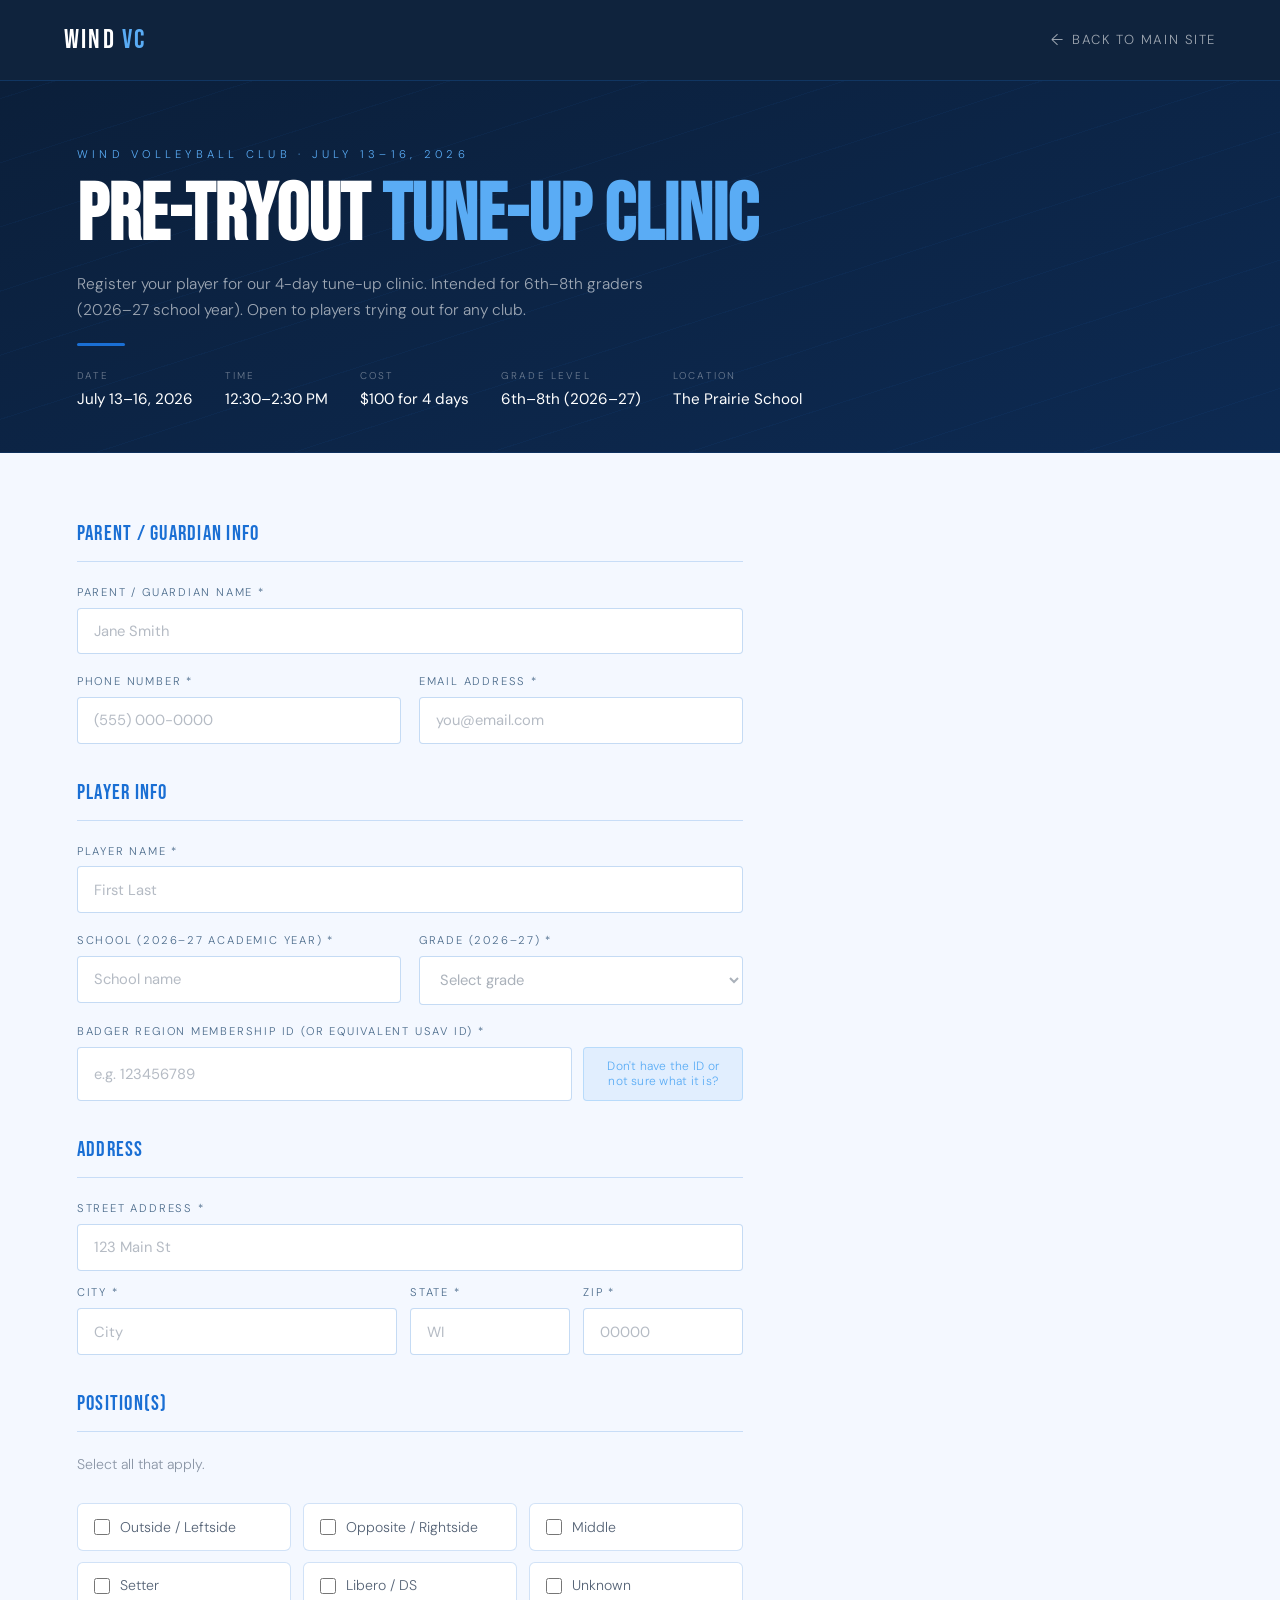
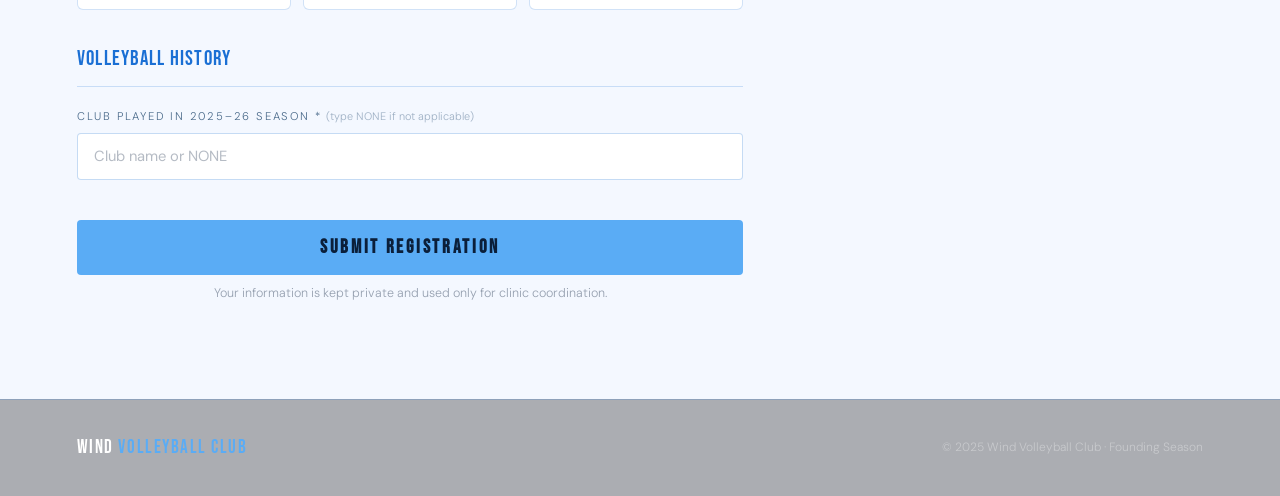
<file: register-clinic.html>
<!DOCTYPE html>
<html lang="en">
<head>
  <meta charset="UTF-8" />
  <meta name="viewport" content="width=device-width, initial-scale=1.0" />
  <title>Clinic Registration — Wind Volleyball Club</title>
  <link rel="icon" type="image/svg+xml" href="favicon.svg">
  <link rel="preconnect" href="https://fonts.googleapis.com" />
  <link href="https://fonts.googleapis.com/css2?family=Bebas+Neue&family=DM+Sans:ital,wght@0,300;0,400;0,500;1,300&display=swap" rel="stylesheet" />
  <style>
    *, *::before, *::after { box-sizing: border-box; margin: 0; padding: 0; }

    :root {
      --navy:     #0b1f3a;
      --navy2:    #112847;
      --blue:     #1a6fd4;
      --blue2:    #1358b0;
      --blue-pale:#dbeafe;
      --sky:      #5aacf5;
      --white:    #ffffff;
      --bg:       #f4f8ff;
      --ink:      #0b1f3a;
      --muted:    #4a6a8a;
    }

    html { scroll-behavior: smooth; }

    body {
      background: var(--bg);
      color: var(--ink);
      font-family: 'DM Sans', sans-serif;
      font-weight: 300;
      line-height: 1.65;
      min-height: 100vh;
    }

    /* ── NAV ── */
    nav {
      display: flex; align-items: center; justify-content: space-between;
      padding: 1.1rem 5vw;
      background: rgba(11,31,58,.98);
      border-bottom: 1px solid rgba(26,111,212,.25);
      position: sticky; top: 0; z-index: 100;
    }
    .nav-logo {
      font-family: 'Bebas Neue', sans-serif;
      font-size: 1.7rem;
      letter-spacing: .08em;
      color: var(--white);
      text-decoration: none;
    }
    .nav-logo span { color: var(--sky); }
    .nav-back {
      display: flex; align-items: center; gap: .5rem;
      text-decoration: none;
      color: rgba(255,255,255,.6);
      font-size: .82rem;
      letter-spacing: .12em;
      text-transform: uppercase;
      transition: color .2s;
    }
    .nav-back:hover { color: var(--white); }
    .nav-back-arrow { font-size: 1rem; }

    /* ── PAGE HEADER ── */
    .page-header {
      padding: 4rem 6vw 2.5rem;
      border-bottom: 1px solid rgba(26,111,212,.2);
      background: linear-gradient(160deg, #0b1f3a 0%, #0d2a52 100%);
      position: relative;
      overflow: hidden;
    }
    .page-header::before {
      content: '';
      position: absolute; inset: 0;
      background-image: repeating-linear-gradient(
        -18deg, transparent, transparent 60px,
        rgba(26,111,212,.06) 60px, rgba(26,111,212,.06) 61px
      );
    }
    .page-header-inner { position: relative; z-index: 1; max-width: 760px; }
    .page-eyebrow {
      font-size: .7rem;
      letter-spacing: .38em;
      text-transform: uppercase;
      color: var(--sky);
      margin-bottom: .8rem;
    }
    .page-title {
      font-family: 'Bebas Neue', sans-serif;
      font-size: clamp(2.8rem, 7vw, 5rem);
      line-height: 1;
      color: var(--white);
      margin-bottom: 1rem;
    }
    .page-title em { font-style: normal; color: var(--sky); }
    .page-desc {
      color: rgba(255,255,255,.6);
      font-size: .97rem;
      max-width: 52ch;
    }
    .page-divider {
      width: 3rem; height: 3px;
      background: var(--blue);
      margin: 1.2rem 0 0;
      border-radius: 2px;
    }

    .clinic-details {
      display: flex;
      flex-wrap: wrap;
      gap: .6rem 2rem;
      margin-top: 1.4rem;
    }
    .clinic-detail {
      display: flex;
      flex-direction: column;
      gap: .15rem;
    }
    .clinic-detail-label {
      font-size: .62rem;
      letter-spacing: .22em;
      text-transform: uppercase;
      color: rgba(255,255,255,.4);
    }
    .clinic-detail-value {
      font-size: .95rem;
      color: var(--white);
      font-weight: 400;
    }

    /* ── FORM AREA ── */
    .form-area {
      padding: 4rem 6vw 6rem;
      max-width: 820px;
    }

    .reg-form { display: flex; flex-direction: column; gap: 2rem; }

    .form-section { display: flex; flex-direction: column; gap: 1.1rem; }
    .form-section-title {
      font-family: 'Bebas Neue', sans-serif;
      font-size: 1.3rem;
      letter-spacing: .06em;
      color: var(--blue);
      padding-bottom: .6rem;
      border-bottom: 1px solid rgba(26,111,212,.2);
      margin-bottom: .2rem;
    }

    .form-row { display: grid; grid-template-columns: 1fr 1fr; gap: 1.1rem; }
    @media (max-width: 560px) { .form-row { grid-template-columns: 1fr; } }

    .form-group { display: flex; flex-direction: column; gap: .4rem; }
    .form-label {
      font-size: .7rem;
      letter-spacing: .16em;
      text-transform: uppercase;
      color: var(--muted);
    }
    .form-label .optional {
      font-size: .68rem; text-transform: none;
      letter-spacing: 0; color: rgba(74,106,138,.5);
    }

    .form-input, .form-select {
      background: var(--white);
      border: 1px solid rgba(26,111,212,.25);
      border-radius: 4px;
      padding: .78rem 1rem;
      color: var(--ink);
      font-family: 'DM Sans', sans-serif;
      font-size: .92rem;
      outline: none;
      transition: border-color .2s, box-shadow .2s;
      width: 100%;
    }
    .form-input::placeholder { color: rgba(11,31,58,.3); }
    .form-input:focus, .form-select:focus {
      border-color: var(--blue);
      box-shadow: 0 0 0 3px rgba(26,111,212,.12);
    }
    .form-select { color: rgba(11,31,58,.35); }
    .form-select.has-value { color: var(--ink); }
    .form-select option { background: var(--white); color: var(--ink); }
    .form-select option[value=""] { color: rgba(11,31,58,.35); }

    /* address */
    .address-grid { display: flex; flex-direction: column; gap: .8rem; }
    .addr-row-2 { display: grid; grid-template-columns: 2fr 1fr 1fr; gap: .8rem; }
    @media (max-width: 560px) { .addr-row-2 { grid-template-columns: 1fr; } }

    /* usav id field */
    .usav-input-row {
      display: flex; align-items: stretch; gap: .7rem;
    }
    .usav-input-row .form-input { flex: 1; }
    .btn-id-help {
      flex-shrink: 0;
      display: flex; align-items: center;
      padding: .65rem .9rem;
      background: rgba(90,172,245,.12);
      border: 1px solid rgba(90,172,245,.3);
      border-radius: 4px;
      color: var(--sky);
      font-family: 'DM Sans', sans-serif;
      font-size: .75rem;
      line-height: 1.3;
      letter-spacing: .02em;
      text-decoration: none;
      cursor: pointer;
      transition: background .2s, border-color .2s;
      text-align: center;
      max-width: 160px;
    }
    .btn-id-help:hover { background: rgba(90,172,245,.22); border-color: var(--sky); }
    @media (max-width: 560px) {
      .usav-input-row { flex-direction: column; }
      .btn-id-help { max-width: 100%; }
    }

    /* position checkboxes */
    .position-grid {
      display: grid;
      grid-template-columns: repeat(auto-fill, minmax(170px, 1fr));
      gap: .7rem;
      margin-top: .3rem;
    }
    .position-option {
      display: flex; align-items: center; gap: .65rem;
      padding: .7rem 1rem;
      background: var(--white);
      border: 1px solid rgba(26,111,212,.2);
      border-radius: 6px;
      cursor: pointer;
      transition: border-color .2s, background .2s;
      user-select: none;
    }
    .position-option:hover { border-color: var(--blue); background: rgba(26,111,212,.05); }
    .position-option input[type="checkbox"] {
      width: 16px; height: 16px;
      accent-color: var(--blue);
      flex-shrink: 0; cursor: pointer;
    }
    .position-option input[type="checkbox"]:checked + span { color: var(--blue); }
    .position-option span { font-size: .88rem; color: rgba(11,31,58,.7); }

    /* submit */
    .form-submit {
      width: 100%;
      padding: 1rem;
      font-family: 'Bebas Neue', sans-serif;
      font-size: 1.2rem;
      letter-spacing: .14em;
      background: var(--sky);
      color: var(--navy);
      border: none;
      border-radius: 4px;
      cursor: pointer;
      font-weight: 700;
      transition: background .2s, transform .2s, box-shadow .2s;
      margin-top: .5rem;
    }
    .form-submit:hover {
      background: #3d9ae8;
      transform: translateY(-2px);
      box-shadow: 0 8px 28px rgba(26,111,212,.35);
    }
    .form-submit:disabled { opacity: .6; cursor: not-allowed; transform: none; box-shadow: none; }

    .form-status {
      display: none;
      padding: 16px 20px;
      border-radius: 6px;
      font-size: .92rem;
      margin-top: 1rem;
      line-height: 1.6;
    }
    .form-status.success { display: block; background: #ecfdf5; color: #065f46; border: 1px solid #a7f3d0; }
    .form-status.error   { display: block; background: #fef2f2; color: #991b1b; border: 1px solid #fecaca; }

    .form-note {
      font-size: .78rem;
      color: rgba(11,31,58,.4);
      text-align: center;
      margin-top: .5rem;
    }

    /* ── FOOTER ── */
    footer {
      background: rgba(0,0,0,.3);
      padding: 2rem 6vw;
      display: flex;
      align-items: center;
      justify-content: space-between;
      flex-wrap: wrap;
      gap: 1rem;
      border-top: 1px solid rgba(26,111,212,.2);
    }
    .footer-logo { font-family: 'Bebas Neue', sans-serif; font-size: 1.2rem; color: var(--white); letter-spacing: .08em; }
    .footer-logo span { color: var(--sky); }
    footer p { font-size: .75rem; color: rgba(255,255,255,.35); }
  </style>
</head>
<body>

  <!-- NAV -->
  <nav>
    <a href="index.html" class="nav-logo">Wind<span> VC</span></a>
    <a href="index.html" class="nav-back">
      <span class="nav-back-arrow">←</span> Back to Main Site
    </a>
  </nav>

  <!-- PAGE HEADER -->
  <div class="page-header">
    <div class="page-header-inner">
      <p class="page-eyebrow">Wind Volleyball Club · July 13–16, 2026</p>
      <h1 class="page-title">Pre-Tryout <em>Tune-Up Clinic</em></h1>
      <p class="page-desc">Register your player for our 4-day tune-up clinic. Intended for 6th–8th graders (2026–27 school year). Open to players trying out for any club.</p>
      <div class="page-divider"></div>
      <div class="clinic-details">
        <div class="clinic-detail">
          <span class="clinic-detail-label">Date</span>
          <span class="clinic-detail-value">July 13–16, 2026</span>
        </div>
        <div class="clinic-detail">
          <span class="clinic-detail-label">Time</span>
          <span class="clinic-detail-value">12:30–2:30 PM</span>
        </div>
        <div class="clinic-detail">
          <span class="clinic-detail-label">Cost</span>
          <span class="clinic-detail-value">$100 for 4 days</span>
        </div>
        <div class="clinic-detail">
          <span class="clinic-detail-label">Grade Level</span>
          <span class="clinic-detail-value">6th–8th (2026–27)</span>
        </div>
        <div class="clinic-detail">
          <span class="clinic-detail-label">Location</span>
          <span class="clinic-detail-value">The Prairie School</span>
        </div>
      </div>
    </div>
  </div>

  <!-- FORM -->
  <div class="form-area">
    <form id="regForm" class="reg-form" novalidate>

      <!-- Parent / Guardian -->
      <div class="form-section">
        <div class="form-section-title">Parent / Guardian Info</div>

        <div class="form-group">
          <label class="form-label" for="reg_parentName">Parent / Guardian Name *</label>
          <input class="form-input" type="text" id="reg_parentName" name="parentName" required autocomplete="name" placeholder="Jane Smith">
        </div>

        <div class="form-row">
          <div class="form-group">
            <label class="form-label" for="reg_phone">Phone Number *</label>
            <input class="form-input" type="tel" id="reg_phone" name="parentPhone" required autocomplete="tel" placeholder="(555) 000-0000">
          </div>
          <div class="form-group">
            <label class="form-label" for="reg_email">Email Address *</label>
            <input class="form-input" type="email" id="reg_email" name="parentEmail" required autocomplete="email" placeholder="you@email.com">
          </div>
        </div>
      </div>

      <!-- Player Info -->
      <div class="form-section">
        <div class="form-section-title">Player Info</div>

        <div class="form-group">
          <label class="form-label" for="reg_playerName">Player Name *</label>
          <input class="form-input" type="text" id="reg_playerName" name="playerName" required placeholder="First Last">
        </div>

        <div class="form-row">
          <div class="form-group">
            <label class="form-label" for="reg_school">School (2026–27 Academic Year) *</label>
            <input class="form-input" type="text" id="reg_school" name="playerSchool" required placeholder="School name">
          </div>
          <div class="form-group">
            <label class="form-label" for="reg_grade">Grade (2026–27) *</label>
            <select class="form-select" id="reg_grade" name="playerGrade" required>
              <option value="">Select grade</option>
              <option value="6th">6th Grade</option>
              <option value="7th">7th Grade</option>
              <option value="8th">8th Grade</option>
            </select>
          </div>
        </div>

        <div class="form-group">
          <label class="form-label" for="reg_usavId">Badger Region Membership ID (or equivalent USAV ID) *</label>
          <div class="usav-input-row">
            <input class="form-input" type="text" id="reg_usavId" name="usavId" placeholder="e.g. 123456789" required autocomplete="on">
            <a href="membership.html" target="_blank" class="btn-id-help">Don't have the ID or not sure what it is?</a>
          </div>
        </div>

      </div>

      <!-- Address -->
      <div class="form-section">
        <div class="form-section-title">Address</div>
        <div class="address-grid">
          <div class="form-group">
            <label class="form-label" for="reg_street">Street Address *</label>
            <input class="form-input" type="text" id="reg_street" name="street" required placeholder="123 Main St" autocomplete="street-address">
          </div>
          <div class="addr-row-2">
            <div class="form-group">
              <label class="form-label" for="reg_city">City *</label>
              <input class="form-input" type="text" id="reg_city" name="city" required placeholder="City" autocomplete="address-level2">
            </div>
            <div class="form-group">
              <label class="form-label" for="reg_state">State *</label>
              <input class="form-input" type="text" id="reg_state" name="state" required placeholder="WI" maxlength="2" autocomplete="address-level1">
            </div>
            <div class="form-group">
              <label class="form-label" for="reg_zip">ZIP *</label>
              <input class="form-input" type="text" id="reg_zip" name="zip" required placeholder="00000" maxlength="10" autocomplete="postal-code">
            </div>
          </div>
        </div>
      </div>

      <!-- Position -->
      <div class="form-section">
        <div class="form-section-title">Position(s)</div>
        <p style="font-size:.88rem; color:rgba(11,31,58,.45); margin-bottom:.3rem;">Select all that apply.</p>
        <div class="position-grid">
          <label class="position-option">
            <input type="checkbox" name="position" value="Outside/Leftside">
            <span>Outside / Leftside</span>
          </label>
          <label class="position-option">
            <input type="checkbox" name="position" value="Opposite/Rightside">
            <span>Opposite / Rightside</span>
          </label>
          <label class="position-option">
            <input type="checkbox" name="position" value="Middle">
            <span>Middle</span>
          </label>
          <label class="position-option">
            <input type="checkbox" name="position" value="Setter">
            <span>Setter</span>
          </label>
          <label class="position-option">
            <input type="checkbox" name="position" value="Libero/DS">
            <span>Libero / DS</span>
          </label>
          <label class="position-option">
            <input type="checkbox" name="position" value="Unknown">
            <span>Unknown</span>
          </label>
        </div>
      </div>

      <!-- Prior Club -->
      <div class="form-section">
        <div class="form-section-title">Volleyball History</div>
        <div class="form-group">
          <label class="form-label" for="reg_priorClub">Club Played in 2025–26 Season * <span class="optional">(type NONE if not applicable)</span></label>
          <input class="form-input" type="text" id="reg_priorClub" name="priorClub" required placeholder="Club name or NONE">
        </div>
      </div>

      <!-- Submit -->
      <div>
        <button type="submit" class="form-submit" id="regSubmitBtn">Submit Registration</button>
        <p class="form-note">Your information is kept private and used only for clinic coordination.</p>
      </div>

    </form>
    <div class="form-status" id="regFormStatus"></div>
  </div>

  <!-- FOOTER -->
  <footer>
    <div class="footer-logo">Wind<span> Volleyball Club</span></div>
    <p>© 2025 Wind Volleyball Club · Founding Season</p>
  </footer>

  <script>
    const GOOGLE_SCRIPT_URL = 'https://script.google.com/macros/s/AKfycbzB6pewIuaoDhSJPIW6rxKKjfJfhnFNW-ncTiAk7mcmuzm9KR2zkMacO3e315T-kjEL/exec';

    const regForm = document.getElementById('regForm');
    const regSubmitBtn = document.getElementById('regSubmitBtn');
    const regFormStatus = document.getElementById('regFormStatus');

    regForm.addEventListener('submit', async (e) => {
      e.preventDefault();

      const requiredFields = regForm.querySelectorAll('[required]');
      let valid = true;
      requiredFields.forEach(field => {
        if (!field.value.trim()) {
          field.style.borderColor = '#ef4444';
          valid = false;
        } else {
          field.style.borderColor = '';
        }
      });

      const positions = Array.from(regForm.querySelectorAll('input[name="position"]:checked')).map(cb => cb.value);
      if (positions.length === 0) {
        valid = false;
        regFormStatus.className = 'form-status error';
        regFormStatus.textContent = 'Please select at least one position.';
        return;
      }

      if (!valid) {
        regFormStatus.className = 'form-status error';
        regFormStatus.textContent = 'Please fill in all required fields.';
        return;
      }

      regSubmitBtn.disabled = true;
      regSubmitBtn.textContent = 'Submitting...';
      regFormStatus.style.display = 'none';

      const data = {
        formType: 'clinicRegistration',
        parentName:   document.getElementById('reg_parentName').value.trim(),
        parentPhone:  document.getElementById('reg_phone').value.trim(),
        parentEmail:  document.getElementById('reg_email').value.trim(),
        playerName:   document.getElementById('reg_playerName').value.trim(),
        playerSchool: document.getElementById('reg_school').value.trim(),
        playerGrade:  document.getElementById('reg_grade').value,
        usavId:       document.getElementById('reg_usavId').value.trim(),
        street:       document.getElementById('reg_street').value.trim(),
        city:         document.getElementById('reg_city').value.trim(),
        state:        document.getElementById('reg_state').value.trim(),
        zip:          document.getElementById('reg_zip').value.trim(),
        positions:    positions.join(', '),
        priorClub:    document.getElementById('reg_priorClub').value.trim(),
      };

      try {
        await fetch(GOOGLE_SCRIPT_URL, {
          method: 'POST',
          mode: 'no-cors',
          headers: { 'Content-Type': 'application/json' },
          body: JSON.stringify(data),
        });

        regFormStatus.style.display = '';
        regFormStatus.className = 'form-status success';
        regFormStatus.textContent = '✓ Registration received! We\'ll be in touch with clinic details. See you on the court!';
        regForm.reset();
        setTimeout(() => regFormStatus.scrollIntoView({ behavior: 'smooth', block: 'center' }), 50);

      } catch (err) {
        regFormStatus.style.display = '';
        regFormStatus.className = 'form-status error';
        regFormStatus.textContent = 'Something went wrong. Please try again or email us directly at kondo.kei@windvbc.com';
      }

      regSubmitBtn.disabled = false;
      regSubmitBtn.textContent = 'Submit Registration';
    });

    regForm.querySelectorAll('.form-input, .form-select').forEach(field => {
      field.addEventListener('input', () => { field.style.borderColor = ''; });
    });

    const gradeField = document.getElementById('reg_grade');
    gradeField.addEventListener('change', () => {
      gradeField.classList.toggle('has-value', !!gradeField.value);
    });
  </script>
</body>
</html>
</file>
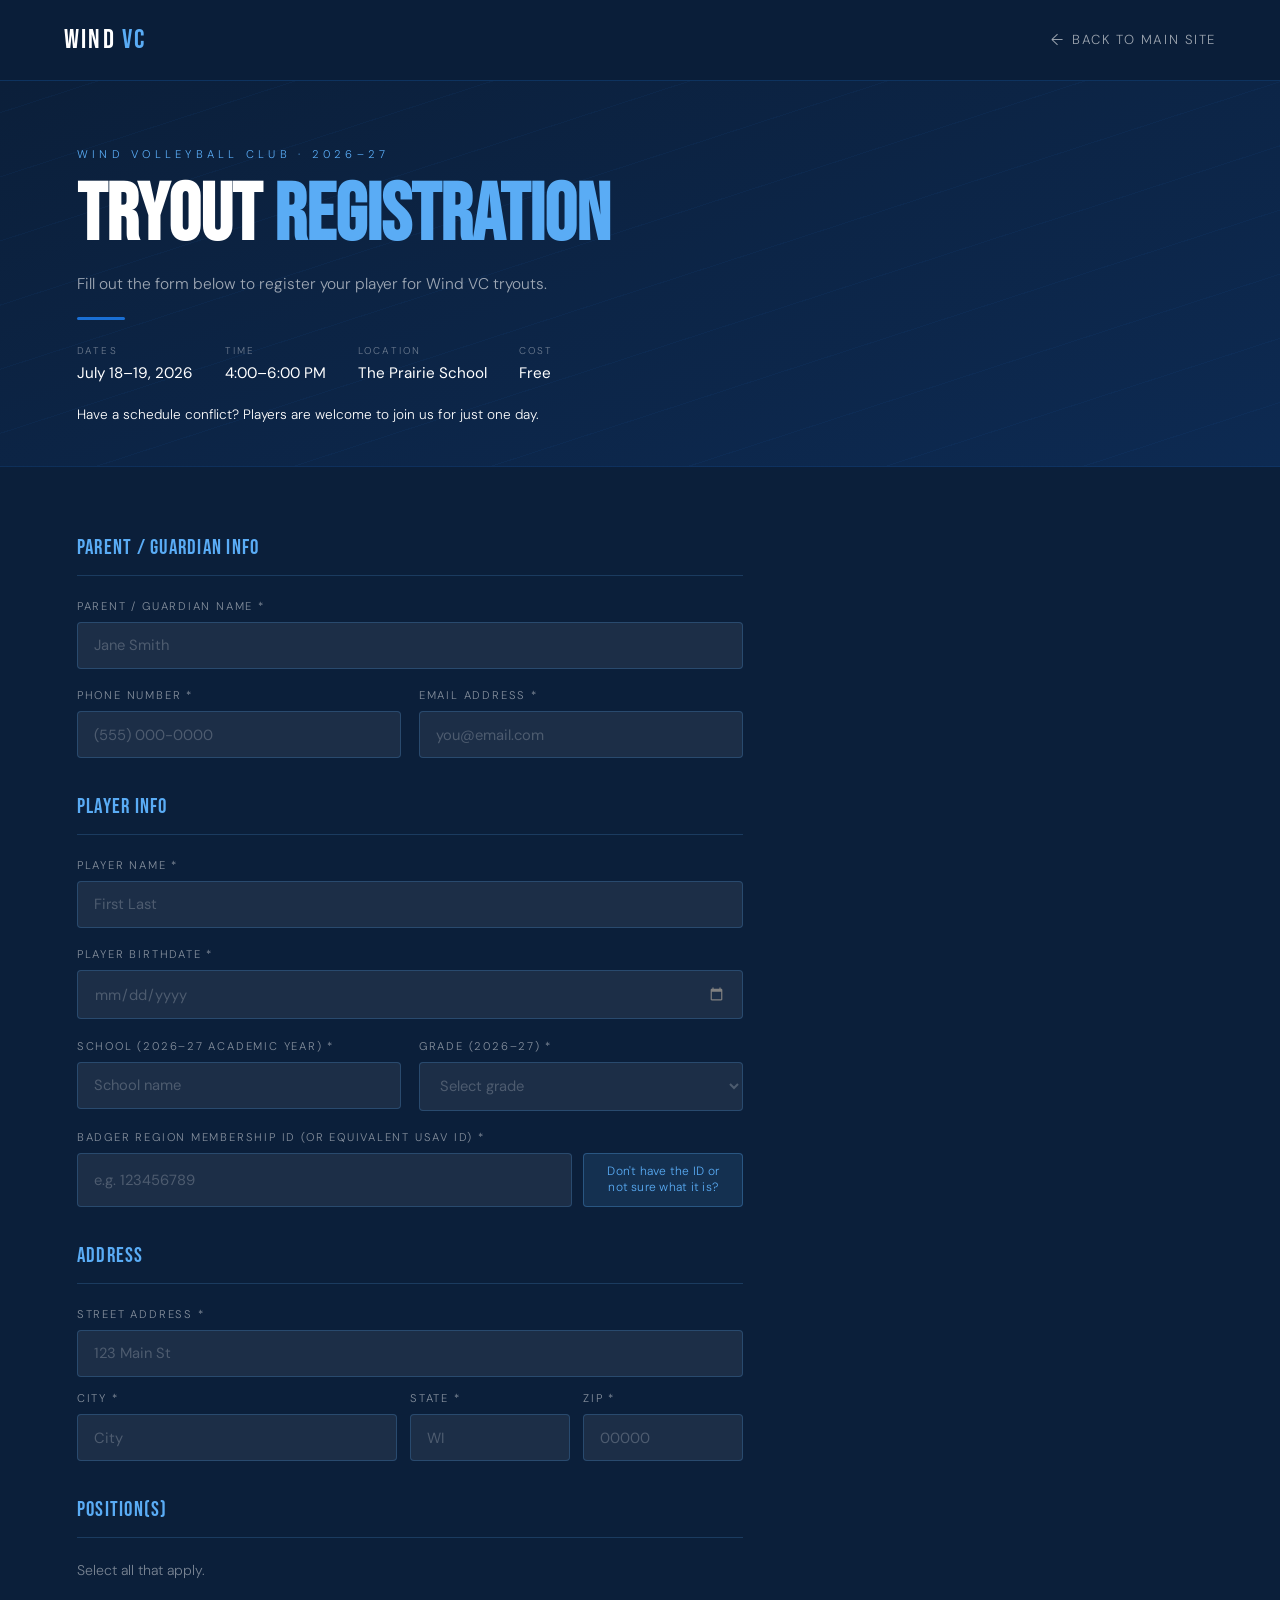
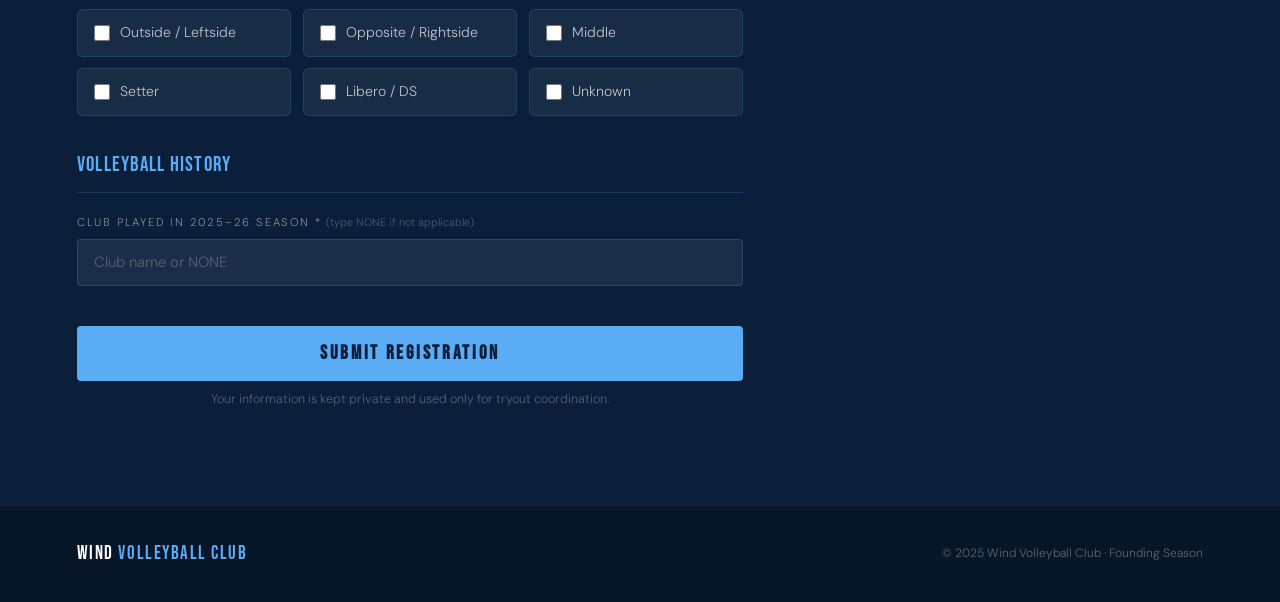
<file: register.html>
<!DOCTYPE html>
<html lang="en">
<head>
  <meta charset="UTF-8" />
  <meta name="viewport" content="width=device-width, initial-scale=1.0" />
  <title>Tryout Registration — Wind Volleyball Club</title>
  <link rel="icon" type="image/svg+xml" href="favicon.svg">
  <link rel="preconnect" href="https://fonts.googleapis.com" />
  <link href="https://fonts.googleapis.com/css2?family=Bebas+Neue&family=DM+Sans:ital,wght@0,300;0,400;0,500;1,300&display=swap" rel="stylesheet" />
  <style>
    *, *::before, *::after { box-sizing: border-box; margin: 0; padding: 0; }

    :root {
      --navy:     #0b1f3a;
      --navy2:    #112847;
      --blue:     #1a6fd4;
      --blue2:    #1358b0;
      --blue-pale:#dbeafe;
      --sky:      #5aacf5;
      --white:    #ffffff;
      --bg:       #f4f8ff;
      --ink:      #0b1f3a;
      --muted:    #4a6a8a;
    }

    html { scroll-behavior: smooth; }

    body {
      background: var(--navy);
      color: var(--white);
      font-family: 'DM Sans', sans-serif;
      font-weight: 300;
      line-height: 1.65;
      min-height: 100vh;
    }

    /* ── NAV ── */
    nav {
      display: flex; align-items: center; justify-content: space-between;
      padding: 1.1rem 5vw;
      background: rgba(11,31,58,.98);
      border-bottom: 1px solid rgba(26,111,212,.25);
      position: sticky; top: 0; z-index: 100;
    }
    .nav-logo {
      font-family: 'Bebas Neue', sans-serif;
      font-size: 1.7rem;
      letter-spacing: .08em;
      color: var(--white);
      text-decoration: none;
    }
    .nav-logo span { color: var(--sky); }
    .nav-back {
      display: flex; align-items: center; gap: .5rem;
      text-decoration: none;
      color: rgba(255,255,255,.6);
      font-size: .82rem;
      letter-spacing: .12em;
      text-transform: uppercase;
      transition: color .2s;
    }
    .nav-back:hover { color: var(--white); }
    .nav-back-arrow { font-size: 1rem; }

    /* ── PAGE HEADER ── */
    .page-header {
      padding: 4rem 6vw 2.5rem;
      border-bottom: 1px solid rgba(26,111,212,.2);
      background: linear-gradient(160deg, #0b1f3a 0%, #0d2a52 100%);
      position: relative;
      overflow: hidden;
    }
    .page-header::before {
      content: '';
      position: absolute; inset: 0;
      background-image: repeating-linear-gradient(
        -18deg, transparent, transparent 60px,
        rgba(26,111,212,.06) 60px, rgba(26,111,212,.06) 61px
      );
    }
    .page-header-inner { position: relative; z-index: 1; max-width: 760px; }
    .page-eyebrow {
      font-size: .7rem;
      letter-spacing: .38em;
      text-transform: uppercase;
      color: var(--sky);
      margin-bottom: .8rem;
    }
    .page-title {
      font-family: 'Bebas Neue', sans-serif;
      font-size: clamp(2.8rem, 7vw, 5rem);
      line-height: 1;
      color: var(--white);
      margin-bottom: 1rem;
    }
    .page-title em { font-style: normal; color: var(--sky); }
    .page-desc {
      color: rgba(255,255,255,.6);
      font-size: .97rem;
      max-width: 52ch;
    }
    .page-divider {
      width: 3rem; height: 3px;
      background: var(--blue);
      margin: 1.2rem 0 0;
      border-radius: 2px;
    }

    .tryout-details {
      display: flex;
      flex-wrap: wrap;
      gap: .6rem 2rem;
      margin-top: 1.4rem;
    }
    .tryout-detail {
      display: flex;
      flex-direction: column;
      gap: .15rem;
    }
    .tryout-detail-label {
      font-size: .62rem;
      letter-spacing: .22em;
      text-transform: uppercase;
      color: rgba(255,255,255,.4);
    }
    .tryout-detail-value {
      font-size: .95rem;
      color: var(--white);
      font-weight: 400;
    }

    /* ── FORM AREA ── */
    .form-area {
      padding: 4rem 6vw 6rem;
      max-width: 820px;
    }

    .reg-form { display: flex; flex-direction: column; gap: 2rem; }

    /* section groupings */
    .form-section { display: flex; flex-direction: column; gap: 1.1rem; }
    .form-section-title {
      font-family: 'Bebas Neue', sans-serif;
      font-size: 1.3rem;
      letter-spacing: .06em;
      color: var(--sky);
      padding-bottom: .6rem;
      border-bottom: 1px solid rgba(90,172,245,.2);
      margin-bottom: .2rem;
    }

    .form-row { display: grid; grid-template-columns: 1fr 1fr; gap: 1.1rem; }
    @media (max-width: 560px) { .form-row { grid-template-columns: 1fr; } }

    .form-group { display: flex; flex-direction: column; gap: .4rem; }
    .form-label {
      font-size: .7rem;
      letter-spacing: .16em;
      text-transform: uppercase;
      color: rgba(255,255,255,.5);
    }
    .form-label .optional {
      font-size: .68rem; text-transform: none;
      letter-spacing: 0; color: rgba(255,255,255,.28);
    }

    .form-input, .form-select, .form-textarea {
      background: rgba(255,255,255,.07);
      border: 1px solid rgba(90,172,245,.22);
      border-radius: 4px;
      padding: .78rem 1rem;
      color: var(--white);
      font-family: 'DM Sans', sans-serif;
      font-size: .92rem;
      outline: none;
      transition: border-color .2s, box-shadow .2s;
      width: 100%;
    }
    .form-input::placeholder, .form-textarea::placeholder { color: rgba(255,255,255,.22); }
    .form-input:focus, .form-select:focus, .form-textarea:focus {
      border-color: var(--sky);
      box-shadow: 0 0 0 3px rgba(90,172,245,.14);
    }
    /* date placeholder color */
    .form-input[type="date"] { color-scheme: dark; color: rgba(255,255,255,.22); }
    .form-input[type="date"]::-webkit-datetime-edit-month-field,
    .form-input[type="date"]::-webkit-datetime-edit-day-field,
    .form-input[type="date"]::-webkit-datetime-edit-year-field,
    .form-input[type="date"]::-webkit-datetime-edit-text { color: rgba(255,255,255,.22); }
    .form-input[type="date"].has-value { color: var(--white); }
    .form-input[type="date"].has-value::-webkit-datetime-edit-month-field,
    .form-input[type="date"].has-value::-webkit-datetime-edit-day-field,
    .form-input[type="date"].has-value::-webkit-datetime-edit-year-field,
    .form-input[type="date"].has-value::-webkit-datetime-edit-text { color: var(--white); }
    .form-input[type="date"]::-webkit-calendar-picker-indicator { filter: invert(.5); cursor: pointer; }
    /* select placeholder color */
    .form-select { color: rgba(255,255,255,.22); }
    .form-select.has-value { color: var(--white); }
    .form-select option { background: #112847; color: var(--white); }
    .form-select option[value=""] { color: rgba(255,255,255,.22); }

    /* address */
    .address-grid { display: flex; flex-direction: column; gap: .8rem; }
    .addr-row-2 { display: grid; grid-template-columns: 2fr 1fr 1fr; gap: .8rem; }
    @media (max-width: 560px) { .addr-row-2 { grid-template-columns: 1fr; } }

    /* position checkboxes */
    /* usav id field */
    .usav-input-row {
      display: flex; align-items: stretch; gap: .7rem;
    }
    .usav-input-row .form-input { flex: 1; }
    .btn-id-help {
      flex-shrink: 0;
      display: flex; align-items: center;
      padding: .65rem .9rem;
      background: rgba(90,172,245,.12);
      border: 1px solid rgba(90,172,245,.3);
      border-radius: 4px;
      color: var(--sky);
      font-family: 'DM Sans', sans-serif;
      font-size: .75rem;
      line-height: 1.3;
      letter-spacing: .02em;
      text-decoration: none;
      cursor: pointer;
      transition: background .2s, border-color .2s;
      text-align: center;
      max-width: 160px;
    }
    .btn-id-help:hover { background: rgba(90,172,245,.22); border-color: var(--sky); }
    @media (max-width: 560px) {
      .usav-input-row { flex-direction: column; }
      .btn-id-help { max-width: 100%; }
    }

    .position-grid {
      display: grid;
      grid-template-columns: repeat(auto-fill, minmax(170px, 1fr));
      gap: .7rem;
      margin-top: .3rem;
    }
    .position-option {
      display: flex; align-items: center; gap: .65rem;
      padding: .7rem 1rem;
      background: rgba(255,255,255,.06);
      border: 1px solid rgba(90,172,245,.18);
      border-radius: 6px;
      cursor: pointer;
      transition: border-color .2s, background .2s;
      user-select: none;
    }
    .position-option:hover { border-color: rgba(90,172,245,.48); background: rgba(90,172,245,.1); }
    .position-option input[type="checkbox"] {
      width: 16px; height: 16px;
      accent-color: var(--sky);
      flex-shrink: 0; cursor: pointer;
    }
    .position-option input[type="checkbox"]:checked + span { color: var(--sky); }
    .position-option span { font-size: .88rem; color: rgba(255,255,255,.72); }

    /* submit */
    .form-submit {
      width: 100%;
      padding: 1rem;
      font-family: 'Bebas Neue', sans-serif;
      font-size: 1.2rem;
      letter-spacing: .14em;
      background: var(--sky);
      color: var(--navy);
      border: none;
      border-radius: 4px;
      cursor: pointer;
      font-weight: 700;
      transition: background .2s, transform .2s, box-shadow .2s;
      margin-top: .5rem;
    }
    .form-submit:hover {
      background: #3d9ae8;
      transform: translateY(-2px);
      box-shadow: 0 8px 28px rgba(90,172,245,.35);
    }
    .form-submit:disabled { opacity: .6; cursor: not-allowed; transform: none; box-shadow: none; }

    .form-status {
      display: none;
      padding: 16px 20px;
      border-radius: 6px;
      font-size: .92rem;
      margin-top: 1rem;
      line-height: 1.6;
    }
    .form-status.success { display: block; background: #ecfdf5; color: #065f46; border: 1px solid #a7f3d0; }
    .form-status.error   { display: block; background: #fef2f2; color: #991b1b; border: 1px solid #fecaca; }

    .form-note {
      font-size: .78rem;
      color: rgba(255,255,255,.3);
      text-align: center;
      margin-top: .5rem;
    }

    /* ── FOOTER ── */
    footer {
      background: rgba(0,0,0,.3);
      padding: 2rem 6vw;
      display: flex;
      align-items: center;
      justify-content: space-between;
      flex-wrap: wrap;
      gap: 1rem;
      border-top: 1px solid rgba(26,111,212,.2);
    }
    .footer-logo { font-family: 'Bebas Neue', sans-serif; font-size: 1.2rem; color: var(--white); letter-spacing: .08em; }
    .footer-logo span { color: var(--sky); }
    footer p { font-size: .75rem; color: rgba(255,255,255,.35); }
  </style>
</head>
<body>

  <!-- NAV -->
  <nav>
    <a href="index.html" class="nav-logo">Wind<span> VC</span></a>
    <a href="index.html" class="nav-back">
      <span class="nav-back-arrow">←</span> Back to Main Site
    </a>
  </nav>

  <!-- PAGE HEADER -->
  <div class="page-header">
    <div class="page-header-inner">
      <p class="page-eyebrow">Wind Volleyball Club · 2026–27</p>
      <h1 class="page-title">Tryout <em>Registration</em></h1>
      <p class="page-desc">Fill out the form below to register your player for Wind VC tryouts.</p>
      <div class="page-divider"></div>
      <div class="tryout-details">
        <div class="tryout-detail">
          <span class="tryout-detail-label">Dates</span>
          <span class="tryout-detail-value">July 18–19, 2026</span>
        </div>
        <div class="tryout-detail">
          <span class="tryout-detail-label">Time</span>
          <span class="tryout-detail-value">4:00–6:00 PM</span>
        </div>
        <div class="tryout-detail">
          <span class="tryout-detail-label">Location</span>
          <span class="tryout-detail-value">The Prairie School</span>
        </div>
        <div class="tryout-detail">
          <span class="tryout-detail-label">Cost</span>
          <span class="tryout-detail-value">Free</span>
        </div>
      </div>
      <p style="margin-top:1.1rem; font-size:.85rem; color:var(--white);">Have a schedule conflict? Players are welcome to join us for just one day.</p>
    </div>
  </div>

  <!-- FORM -->
  <div class="form-area">
    <form id="regForm" class="reg-form" novalidate>

      <!-- Parent / Guardian -->
      <div class="form-section">
        <div class="form-section-title">Parent / Guardian Info</div>

        <div class="form-group">
          <label class="form-label" for="reg_parentName">Parent / Guardian Name *</label>
          <input class="form-input" type="text" id="reg_parentName" name="parentName" required autocomplete="name" placeholder="Jane Smith">
        </div>

        <div class="form-row">
          <div class="form-group">
            <label class="form-label" for="reg_phone">Phone Number *</label>
            <input class="form-input" type="tel" id="reg_phone" name="parentPhone" required autocomplete="tel" placeholder="(555) 000-0000">
          </div>
          <div class="form-group">
            <label class="form-label" for="reg_email">Email Address *</label>
            <input class="form-input" type="email" id="reg_email" name="parentEmail" required autocomplete="email" placeholder="you@email.com">
          </div>
        </div>
      </div>

      <!-- Player Info -->
      <div class="form-section">
        <div class="form-section-title">Player Info</div>

        <div class="form-group">
          <label class="form-label" for="reg_playerName">Player Name *</label>
          <input class="form-input" type="text" id="reg_playerName" name="playerName" required placeholder="First Last">
        </div>

        <div class="form-group">
          <label class="form-label" for="reg_birthdate">Player Birthdate *</label>
          <input class="form-input" type="date" id="reg_birthdate" name="playerBirthdate" required>
        </div>

        <div class="form-row">
          <div class="form-group">
            <label class="form-label" for="reg_school">School (2026–27 Academic Year) *</label>
            <input class="form-input" type="text" id="reg_school" name="playerSchool" required placeholder="School name">
          </div>
          <div class="form-group">
            <label class="form-label" for="reg_grade">Grade (2026–27) *</label>
            <select class="form-select" id="reg_grade" name="playerGrade" required>
              <option value="">Select grade</option>
              <option value="6th">6th Grade</option>
              <option value="7th">7th Grade</option>
              <option value="8th">8th Grade</option>
              <option value="9th">9th Grade</option>
              <option value="10th">10th Grade</option>
              <option value="11th">11th Grade</option>
              <option value="12th">12th Grade</option>
            </select>
          </div>
        </div>

        <div class="form-group">
          <label class="form-label" for="reg_usavId">Badger Region Membership ID (or equivalent USAV ID) *</label>
          <div class="usav-input-row">
            <input class="form-input" type="text" id="reg_usavId" name="usavId" placeholder="e.g. 123456789" required autocomplete="on">
            <a href="membership.html" target="_blank" class="btn-id-help">Don't have the ID or not sure what it is?</a>
          </div>
        </div>

      </div>

      <!-- Address -->
      <div class="form-section">
        <div class="form-section-title">Address</div>
        <div class="address-grid">
          <div class="form-group">
            <label class="form-label" for="reg_street">Street Address *</label>
            <input class="form-input" type="text" id="reg_street" name="street" required placeholder="123 Main St" autocomplete="street-address">
          </div>
          <div class="addr-row-2">
            <div class="form-group">
              <label class="form-label" for="reg_city">City *</label>
              <input class="form-input" type="text" id="reg_city" name="city" required placeholder="City" autocomplete="address-level2">
            </div>
            <div class="form-group">
              <label class="form-label" for="reg_state">State *</label>
              <input class="form-input" type="text" id="reg_state" name="state" required placeholder="WI" maxlength="2" autocomplete="address-level1">
            </div>
            <div class="form-group">
              <label class="form-label" for="reg_zip">ZIP *</label>
              <input class="form-input" type="text" id="reg_zip" name="zip" required placeholder="00000" maxlength="10" autocomplete="postal-code">
            </div>
          </div>
        </div>
      </div>

      <!-- Position -->
      <div class="form-section">
        <div class="form-section-title">Position(s)</div>
        <p style="font-size:.88rem; color:rgba(255,255,255,.45); margin-bottom:.3rem;">Select all that apply.</p>
        <div class="position-grid">
          <label class="position-option">
            <input type="checkbox" name="position" value="Outside/Leftside">
            <span>Outside / Leftside</span>
          </label>
          <label class="position-option">
            <input type="checkbox" name="position" value="Opposite/Rightside">
            <span>Opposite / Rightside</span>
          </label>
          <label class="position-option">
            <input type="checkbox" name="position" value="Middle">
            <span>Middle</span>
          </label>
          <label class="position-option">
            <input type="checkbox" name="position" value="Setter">
            <span>Setter</span>
          </label>
          <label class="position-option">
            <input type="checkbox" name="position" value="Libero/DS">
            <span>Libero / DS</span>
          </label>
          <label class="position-option">
            <input type="checkbox" name="position" value="Unknown">
            <span>Unknown</span>
          </label>
        </div>
      </div>

      <!-- Prior Club -->
      <div class="form-section">
        <div class="form-section-title">Volleyball History</div>
        <div class="form-group">
          <label class="form-label" for="reg_priorClub">Club Played in 2025–26 Season * <span class="optional">(type NONE if not applicable)</span></label>
          <input class="form-input" type="text" id="reg_priorClub" name="priorClub" required placeholder="Club name or NONE">
        </div>
      </div>

      <!-- Submit -->
      <div>
        <button type="submit" class="form-submit" id="regSubmitBtn">Submit Registration</button>
        <p class="form-note">Your information is kept private and used only for tryout coordination.</p>
      </div>

    </form>
    <div class="form-status" id="regFormStatus"></div>
  </div>

  <!-- FOOTER -->
  <footer>
    <div class="footer-logo">Wind<span> Volleyball Club</span></div>
    <p>© 2025 Wind Volleyball Club · Founding Season</p>
  </footer>

  <script>
    const GOOGLE_SCRIPT_URL = 'https://script.google.com/macros/s/AKfycbzB6pewIuaoDhSJPIW6rxKKjfJfhnFNW-ncTiAk7mcmuzm9KR2zkMacO3e315T-kjEL/exec';

    const regForm = document.getElementById('regForm');
    const regSubmitBtn = document.getElementById('regSubmitBtn');
    const regFormStatus = document.getElementById('regFormStatus');

    regForm.addEventListener('submit', async (e) => {
      e.preventDefault();

      // Validate required text fields
      const requiredFields = regForm.querySelectorAll('[required]');
      let valid = true;
      requiredFields.forEach(field => {
        if (!field.value.trim()) {
          field.style.borderColor = '#ef4444';
          valid = false;
        } else {
          field.style.borderColor = '';
        }
      });

      // Validate at least one position checked
      const positions = Array.from(regForm.querySelectorAll('input[name="position"]:checked')).map(cb => cb.value);
      if (positions.length === 0) {
        valid = false;
        regFormStatus.className = 'form-status error';
        regFormStatus.textContent = 'Please select at least one position.';
        return;
      }

      if (!valid) {
        regFormStatus.className = 'form-status error';
        regFormStatus.textContent = 'Please fill in all required fields.';
        return;
      }

      regSubmitBtn.disabled = true;
      regSubmitBtn.textContent = 'Submitting...';
      regFormStatus.style.display = 'none';

      const data = {
        formType: 'tryoutRegistration',
        parentName:      document.getElementById('reg_parentName').value.trim(),
        parentPhone:     document.getElementById('reg_phone').value.trim(),
        parentEmail:     document.getElementById('reg_email').value.trim(),
        playerName:      document.getElementById('reg_playerName').value.trim(),
        playerBirthdate: document.getElementById('reg_birthdate').value,
        street:          document.getElementById('reg_street').value.trim(),
        city:            document.getElementById('reg_city').value.trim(),
        state:           document.getElementById('reg_state').value.trim(),
        zip:             document.getElementById('reg_zip').value.trim(),
        positions:       positions.join(', '),
        playerSchool:    document.getElementById('reg_school').value.trim(),
        playerGrade:     document.getElementById('reg_grade').value,
        priorClub:       document.getElementById('reg_priorClub').value.trim(),
        usavId:          document.getElementById('reg_usavId').value.trim(),
      };

      try {
        await fetch(GOOGLE_SCRIPT_URL, {
          method: 'POST',
          mode: 'no-cors',
          headers: { 'Content-Type': 'application/json' },
          body: JSON.stringify(data),
        });

        regFormStatus.style.display = '';
        regFormStatus.className = 'form-status success';
        regFormStatus.textContent = '✓ Registration received! Check your email for confirmation details. See you at tryouts!';
        regForm.reset();
        setTimeout(() => regFormStatus.scrollIntoView({ behavior: 'smooth', block: 'center' }), 50);

      } catch (err) {
        regFormStatus.style.display = '';
        regFormStatus.className = 'form-status error';
        regFormStatus.textContent = 'Something went wrong. Please try again or email us directly at kondo.kei@windvbc.com';
      }

      regSubmitBtn.disabled = false;
      regSubmitBtn.textContent = 'Submit Registration';
    });

    // Clear error highlight on input
    regForm.querySelectorAll('.form-input, .form-select').forEach(field => {
      field.addEventListener('input', () => { field.style.borderColor = ''; });
    });

    // Toggle has-value class for date and select placeholder styling
    const dateField = document.getElementById('reg_birthdate');
    const gradeField = document.getElementById('reg_grade');

    dateField.addEventListener('change', () => {
      dateField.classList.toggle('has-value', !!dateField.value);
    });
    gradeField.addEventListener('change', () => {
      gradeField.classList.toggle('has-value', !!gradeField.value);
    });
  </script>
</body>
</html>
</file>
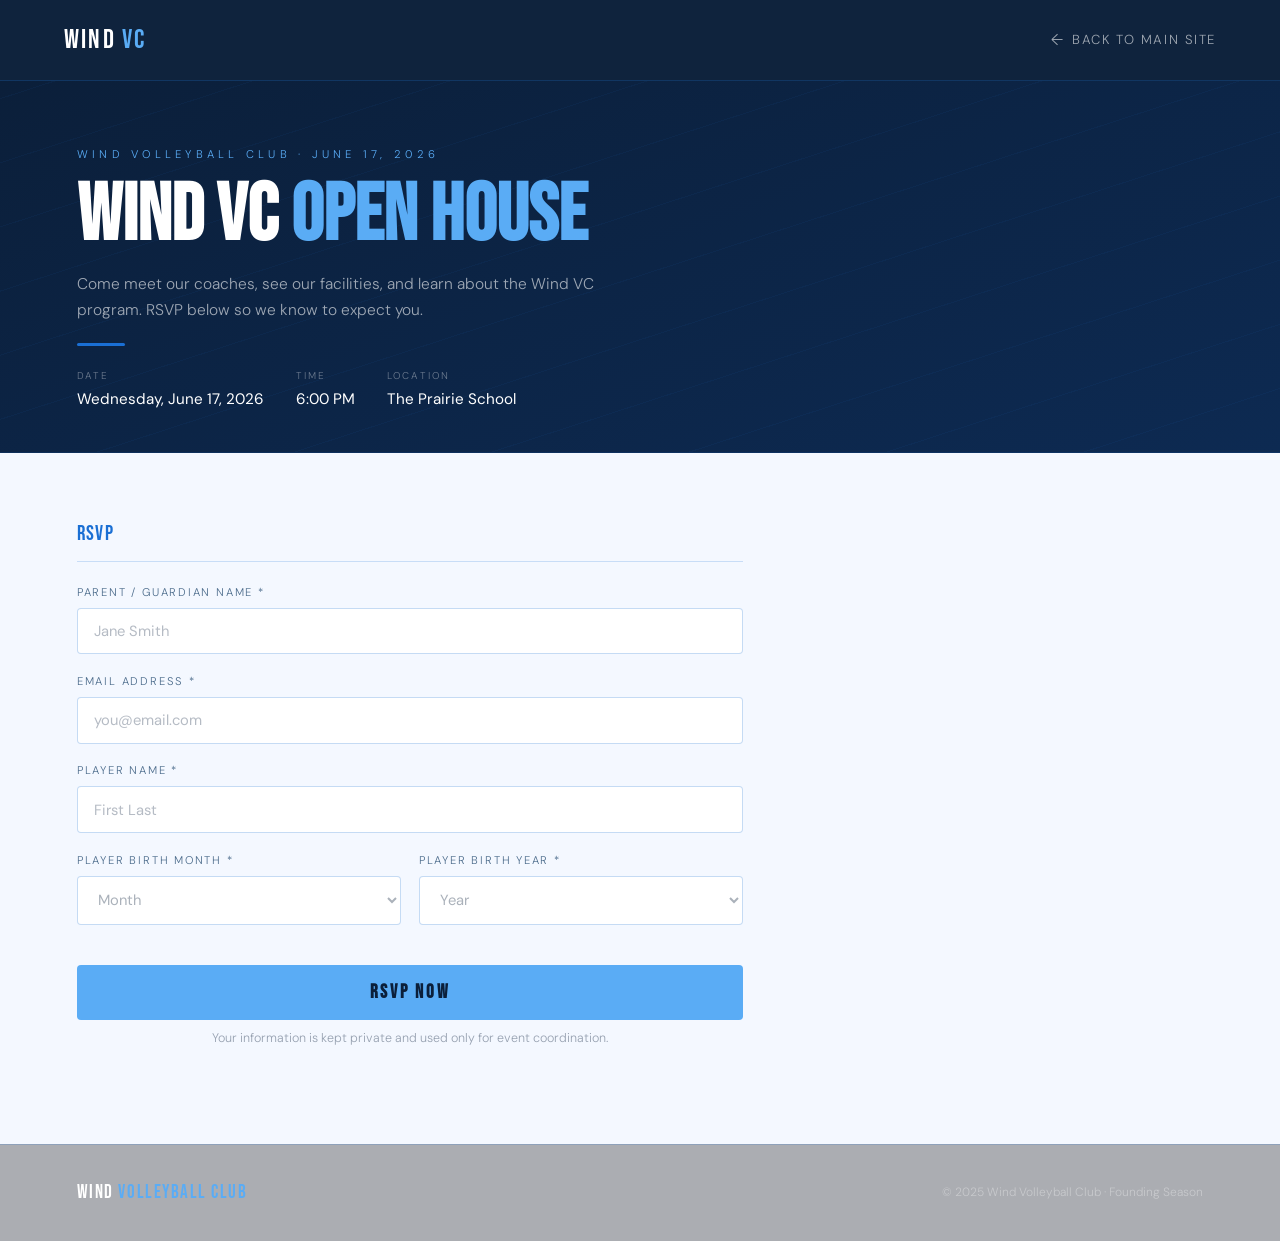
<file: rsvp-openhouse.html>
<!DOCTYPE html>
<html lang="en">
<head>
  <meta charset="UTF-8" />
  <meta name="viewport" content="width=device-width, initial-scale=1.0" />
  <title>Open House RSVP — Wind Volleyball Club</title>
  <link rel="icon" type="image/svg+xml" href="favicon.svg">
  <link rel="preconnect" href="https://fonts.googleapis.com" />
  <link href="https://fonts.googleapis.com/css2?family=Bebas+Neue&family=DM+Sans:ital,wght@0,300;0,400;0,500;1,300&display=swap" rel="stylesheet" />
  <style>
    *, *::before, *::after { box-sizing: border-box; margin: 0; padding: 0; }

    :root {
      --navy:     #0b1f3a;
      --navy2:    #112847;
      --blue:     #1a6fd4;
      --blue2:    #1358b0;
      --blue-pale:#dbeafe;
      --sky:      #5aacf5;
      --white:    #ffffff;
      --bg:       #f4f8ff;
      --ink:      #0b1f3a;
      --muted:    #4a6a8a;
    }

    html { scroll-behavior: smooth; }

    body {
      background: var(--bg);
      color: var(--ink);
      font-family: 'DM Sans', sans-serif;
      font-weight: 300;
      line-height: 1.65;
      min-height: 100vh;
    }

    /* ── NAV ── */
    nav {
      display: flex; align-items: center; justify-content: space-between;
      padding: 1.1rem 5vw;
      background: rgba(11,31,58,.98);
      border-bottom: 1px solid rgba(26,111,212,.25);
      position: sticky; top: 0; z-index: 100;
    }
    .nav-logo {
      font-family: 'Bebas Neue', sans-serif;
      font-size: 1.7rem;
      letter-spacing: .08em;
      color: var(--white);
      text-decoration: none;
    }
    .nav-logo span { color: var(--sky); }
    .nav-back {
      display: flex; align-items: center; gap: .5rem;
      text-decoration: none;
      color: rgba(255,255,255,.6);
      font-size: .82rem;
      letter-spacing: .12em;
      text-transform: uppercase;
      transition: color .2s;
    }
    .nav-back:hover { color: var(--white); }
    .nav-back-arrow { font-size: 1rem; }

    /* ── PAGE HEADER ── */
    .page-header {
      padding: 4rem 6vw 2.5rem;
      border-bottom: 1px solid rgba(26,111,212,.2);
      background: linear-gradient(160deg, #0b1f3a 0%, #0d2a52 100%);
      position: relative;
      overflow: hidden;
    }
    .page-header::before {
      content: '';
      position: absolute; inset: 0;
      background-image: repeating-linear-gradient(
        -18deg, transparent, transparent 60px,
        rgba(26,111,212,.06) 60px, rgba(26,111,212,.06) 61px
      );
    }
    .page-header-inner { position: relative; z-index: 1; max-width: 760px; }
    .page-eyebrow {
      font-size: .7rem;
      letter-spacing: .38em;
      text-transform: uppercase;
      color: var(--sky);
      margin-bottom: .8rem;
    }
    .page-title {
      font-family: 'Bebas Neue', sans-serif;
      font-size: clamp(2.8rem, 7vw, 5rem);
      line-height: 1;
      color: var(--white);
      margin-bottom: 1rem;
    }
    .page-title em { font-style: normal; color: var(--sky); }
    .page-desc {
      color: rgba(255,255,255,.6);
      font-size: .97rem;
      max-width: 52ch;
    }
    .page-divider {
      width: 3rem; height: 3px;
      background: var(--blue);
      margin: 1.2rem 0 0;
      border-radius: 2px;
    }

    .event-details {
      display: flex;
      flex-wrap: wrap;
      gap: .6rem 2rem;
      margin-top: 1.4rem;
    }
    .event-detail {
      display: flex;
      flex-direction: column;
      gap: .15rem;
    }
    .event-detail-label {
      font-size: .62rem;
      letter-spacing: .22em;
      text-transform: uppercase;
      color: rgba(255,255,255,.4);
    }
    .event-detail-value {
      font-size: .95rem;
      color: var(--white);
      font-weight: 400;
    }

    /* ── FORM AREA ── */
    .form-area {
      padding: 4rem 6vw 6rem;
      max-width: 820px;
    }

    .rsvp-form { display: flex; flex-direction: column; gap: 2rem; }

    .form-section { display: flex; flex-direction: column; gap: 1.1rem; }
    .form-section-title {
      font-family: 'Bebas Neue', sans-serif;
      font-size: 1.3rem;
      letter-spacing: .06em;
      color: var(--blue);
      padding-bottom: .6rem;
      border-bottom: 1px solid rgba(26,111,212,.2);
      margin-bottom: .2rem;
    }

    .form-row { display: grid; grid-template-columns: 1fr 1fr; gap: 1.1rem; }
    @media (max-width: 560px) { .form-row { grid-template-columns: 1fr; } }

    .form-group { display: flex; flex-direction: column; gap: .4rem; }
    .form-label {
      font-size: .7rem;
      letter-spacing: .16em;
      text-transform: uppercase;
      color: var(--muted);
    }

    .form-input, .form-select {
      background: var(--white);
      border: 1px solid rgba(26,111,212,.25);
      border-radius: 4px;
      padding: .78rem 1rem;
      color: var(--ink);
      font-family: 'DM Sans', sans-serif;
      font-size: .92rem;
      outline: none;
      transition: border-color .2s, box-shadow .2s;
      width: 100%;
    }
    .form-input::placeholder { color: rgba(11,31,58,.3); }
    .form-input:focus, .form-select:focus {
      border-color: var(--blue);
      box-shadow: 0 0 0 3px rgba(26,111,212,.12);
    }
    .form-select { color: rgba(11,31,58,.35); }
    .form-select.has-value { color: var(--ink); }
    .form-select option { background: var(--white); color: var(--ink); }
    .form-select option[value=""] { color: rgba(11,31,58,.35); }

    /* birthdate row */
    .birth-row { display: grid; grid-template-columns: 1fr 1fr; gap: 1.1rem; }
    @media (max-width: 560px) { .birth-row { grid-template-columns: 1fr; } }

    /* submit */
    .form-submit {
      width: 100%;
      padding: 1rem;
      font-family: 'Bebas Neue', sans-serif;
      font-size: 1.2rem;
      letter-spacing: .14em;
      background: var(--sky);
      color: var(--navy);
      border: none;
      border-radius: 4px;
      cursor: pointer;
      font-weight: 700;
      transition: background .2s, transform .2s, box-shadow .2s;
      margin-top: .5rem;
    }
    .form-submit:hover {
      background: #3d9ae8;
      transform: translateY(-2px);
      box-shadow: 0 8px 28px rgba(26,111,212,.35);
    }
    .form-submit:disabled { opacity: .6; cursor: not-allowed; transform: none; box-shadow: none; }

    .form-status {
      display: none;
      padding: 16px 20px;
      border-radius: 6px;
      font-size: .92rem;
      margin-top: 1rem;
      line-height: 1.6;
    }
    .form-status.success { display: block; background: #ecfdf5; color: #065f46; border: 1px solid #a7f3d0; }
    .form-status.error   { display: block; background: #fef2f2; color: #991b1b; border: 1px solid #fecaca; }

    .form-note {
      font-size: .78rem;
      color: rgba(11,31,58,.4);
      text-align: center;
      margin-top: .5rem;
    }

    /* ── FOOTER ── */
    footer {
      background: rgba(0,0,0,.3);
      padding: 2rem 6vw;
      display: flex;
      align-items: center;
      justify-content: space-between;
      flex-wrap: wrap;
      gap: 1rem;
      border-top: 1px solid rgba(26,111,212,.2);
    }
    .footer-logo { font-family: 'Bebas Neue', sans-serif; font-size: 1.2rem; color: var(--white); letter-spacing: .08em; }
    .footer-logo span { color: var(--sky); }
    footer p { font-size: .75rem; color: rgba(255,255,255,.35); }
  </style>
</head>
<body>

  <!-- NAV -->
  <nav>
    <a href="index.html" class="nav-logo">Wind<span> VC</span></a>
    <a href="index.html" class="nav-back">
      <span class="nav-back-arrow">←</span> Back to Main Site
    </a>
  </nav>

  <!-- PAGE HEADER -->
  <div class="page-header">
    <div class="page-header-inner">
      <p class="page-eyebrow">Wind Volleyball Club · June 17, 2026</p>
      <h1 class="page-title">Wind VC <em>Open House</em></h1>
      <p class="page-desc">Come meet our coaches, see our facilities, and learn about the Wind VC program. RSVP below so we know to expect you.</p>
      <div class="page-divider"></div>
      <div class="event-details">
        <div class="event-detail">
          <span class="event-detail-label">Date</span>
          <span class="event-detail-value">Wednesday, June 17, 2026</span>
        </div>
        <div class="event-detail">
          <span class="event-detail-label">Time</span>
          <span class="event-detail-value">6:00 PM</span>
        </div>
        <div class="event-detail">
          <span class="event-detail-label">Location</span>
          <span class="event-detail-value">The Prairie School</span>
        </div>
      </div>
    </div>
  </div>

  <!-- FORM -->
  <div class="form-area">
    <form id="rsvpForm" class="rsvp-form" novalidate>

      <div class="form-section">
        <div class="form-section-title">RSVP</div>

        <div class="form-group">
          <label class="form-label" for="rsvp_parentName">Parent / Guardian Name *</label>
          <input class="form-input" type="text" id="rsvp_parentName" name="parentName" required autocomplete="name" placeholder="Jane Smith">
        </div>

        <div class="form-group">
          <label class="form-label" for="rsvp_email">Email Address *</label>
          <input class="form-input" type="email" id="rsvp_email" name="email" required autocomplete="email" placeholder="you@email.com">
        </div>

        <div class="form-group">
          <label class="form-label" for="rsvp_playerName">Player Name *</label>
          <input class="form-input" type="text" id="rsvp_playerName" name="playerName" required placeholder="First Last">
        </div>

        <div class="birth-row">
          <div class="form-group">
            <label class="form-label" for="rsvp_birthMonth">Player Birth Month *</label>
            <select class="form-select" id="rsvp_birthMonth" name="birthMonth" required>
              <option value="">Month</option>
              <option value="January">January</option>
              <option value="February">February</option>
              <option value="March">March</option>
              <option value="April">April</option>
              <option value="May">May</option>
              <option value="June">June</option>
              <option value="July">July</option>
              <option value="August">August</option>
              <option value="September">September</option>
              <option value="October">October</option>
              <option value="November">November</option>
              <option value="December">December</option>
            </select>
          </div>
          <div class="form-group">
            <label class="form-label" for="rsvp_birthYear">Player Birth Year *</label>
            <select class="form-select" id="rsvp_birthYear" name="birthYear" required>
              <option value="">Year</option>
              <option value="2008">2008</option>
              <option value="2009">2009</option>
              <option value="2010">2010</option>
              <option value="2011">2011</option>
              <option value="2012">2012</option>
              <option value="2013">2013</option>
              <option value="2014">2014</option>
              <option value="2015">2015</option>
            </select>
          </div>
        </div>
      </div>

      <!-- Submit -->
      <div>
        <button type="submit" class="form-submit" id="rsvpSubmitBtn">RSVP Now</button>
        <p class="form-note">Your information is kept private and used only for event coordination.</p>
      </div>

    </form>
    <div class="form-status" id="rsvpFormStatus"></div>
  </div>

  <!-- FOOTER -->
  <footer>
    <div class="footer-logo">Wind<span> Volleyball Club</span></div>
    <p>© 2025 Wind Volleyball Club · Founding Season</p>
  </footer>

  <script>
    const GOOGLE_SCRIPT_URL = 'https://script.google.com/macros/s/AKfycbzB6pewIuaoDhSJPIW6rxKKjfJfhnFNW-ncTiAk7mcmuzm9KR2zkMacO3e315T-kjEL/exec';

    const rsvpForm = document.getElementById('rsvpForm');
    const rsvpSubmitBtn = document.getElementById('rsvpSubmitBtn');
    const rsvpFormStatus = document.getElementById('rsvpFormStatus');

    rsvpForm.addEventListener('submit', async (e) => {
      e.preventDefault();

      const requiredFields = rsvpForm.querySelectorAll('[required]');
      let valid = true;
      requiredFields.forEach(field => {
        if (!field.value.trim()) {
          field.style.borderColor = '#ef4444';
          valid = false;
        } else {
          field.style.borderColor = '';
        }
      });

      if (!valid) {
        rsvpFormStatus.className = 'form-status error';
        rsvpFormStatus.textContent = 'Please fill in all required fields.';
        return;
      }

      rsvpSubmitBtn.disabled = true;
      rsvpSubmitBtn.textContent = 'Submitting...';
      rsvpFormStatus.style.display = 'none';

      const data = {
        formType:    'openHouseRSVP',
        parentName:  document.getElementById('rsvp_parentName').value.trim(),
        email:       document.getElementById('rsvp_email').value.trim(),
        playerName:  document.getElementById('rsvp_playerName').value.trim(),
        birthMonth:  document.getElementById('rsvp_birthMonth').value,
        birthYear:   document.getElementById('rsvp_birthYear').value,
      };

      try {
        await fetch(GOOGLE_SCRIPT_URL, {
          method: 'POST',
          mode: 'no-cors',
          headers: { 'Content-Type': 'application/json' },
          body: JSON.stringify(data),
        });

        rsvpFormStatus.style.display = '';
        rsvpFormStatus.className = 'form-status success';
        rsvpFormStatus.textContent = '✓ RSVP received! We\'ll see you on June 17. Feel free to reach out at kondo.kei@windvbc.com with any questions.';
        rsvpForm.reset();
        rsvpForm.querySelectorAll('.form-select').forEach(s => s.classList.remove('has-value'));
        setTimeout(() => rsvpFormStatus.scrollIntoView({ behavior: 'smooth', block: 'center' }), 50);

      } catch (err) {
        rsvpFormStatus.style.display = '';
        rsvpFormStatus.className = 'form-status error';
        rsvpFormStatus.textContent = 'Something went wrong. Please try again or email us at kondo.kei@windvbc.com';
      }

      rsvpSubmitBtn.disabled = false;
      rsvpSubmitBtn.textContent = 'RSVP Now';
    });

    rsvpForm.querySelectorAll('.form-input, .form-select').forEach(field => {
      field.addEventListener('input', () => { field.style.borderColor = ''; });
    });

    rsvpForm.querySelectorAll('.form-select').forEach(sel => {
      sel.addEventListener('change', () => {
        sel.classList.toggle('has-value', !!sel.value);
      });
    });
  </script>
</body>
</html>
</file>
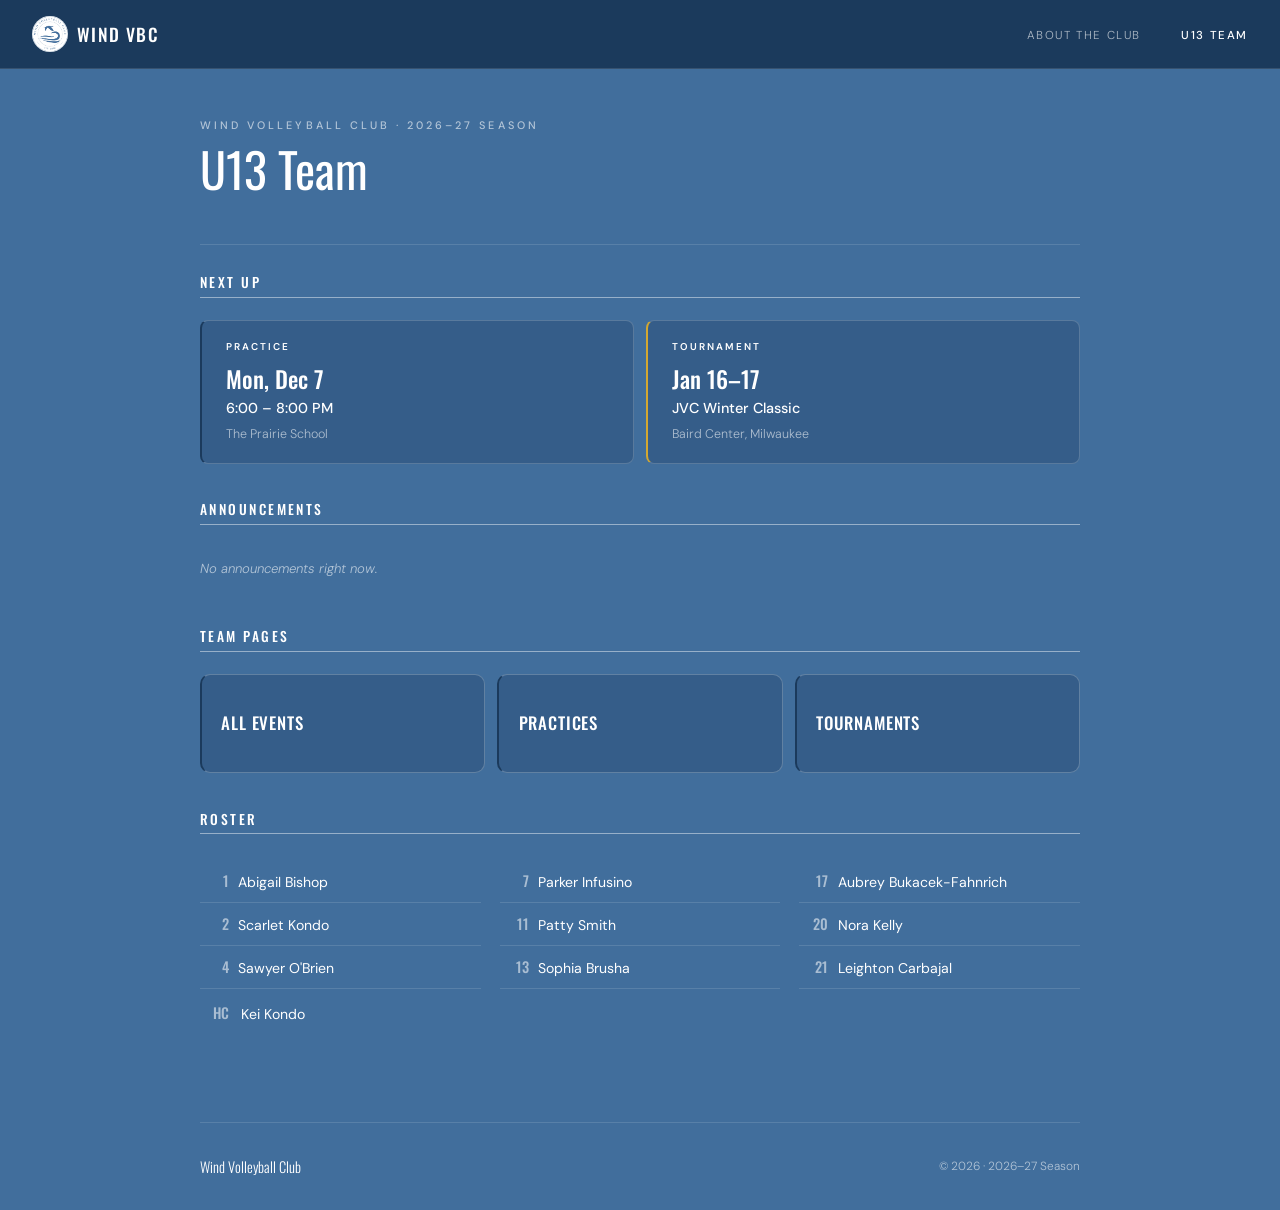
<file: team.html>
<!DOCTYPE html>
<html lang="en">
<head>
  <meta charset="UTF-8" />
  <meta name="viewport" content="width=device-width, initial-scale=1.0" />
  <title>Wind VBC · U13</title>
  <!-- App install (home screen) -->
  <link rel="manifest" href="/manifest.webmanifest">
  <meta name="theme-color" content="#416E9C">
  <link rel="icon" type="image/svg+xml" href="favicon.svg">
  <link rel="apple-touch-icon" href="/apple-touch-icon.png">
  <meta name="apple-mobile-web-app-capable" content="yes">
  <meta name="mobile-web-app-capable" content="yes">
  <meta name="apple-mobile-web-app-title" content="Wind VBC">
  <meta name="apple-mobile-web-app-status-bar-style" content="default">
  <meta name="claude:viewport-fit-sides" content="cover">
  <link rel="stylesheet" href="theme.css">
</head>
<body>

<style>
html, body { height: 100%; }
body {
  padding-left: max(16px, env(safe-area-inset-left, 0px));
  padding-right: max(16px, env(safe-area-inset-right, 0px));
  padding-block: 0;
}

/* NAV */
nav {
  display: flex; align-items: center; justify-content: space-between;
  padding: 1rem max(2rem, env(safe-area-inset-left, 0px));
  border-bottom: 1px solid rgba(255,255,255,.12);
  position: sticky; top: env(safe-area-inset-top, 0px); z-index: 100;
  background: var(--nav-bg);
  margin-left: calc(-1 * max(16px, env(safe-area-inset-left, 0px)));
  margin-right: calc(-1 * max(16px, env(safe-area-inset-right, 0px)));
  padding-left: max(2rem, env(safe-area-inset-left, 0px));
  padding-right: max(2rem, env(safe-area-inset-right, 0px));
}
.nav-logo {
  display: flex; align-items: center; gap: .55rem;
  text-decoration: none;
}
.nav-logo img {
  width: 36px; height: 36px; border-radius: 50%;
  display: block; flex-shrink: 0;
}
.nav-logo-text {
  font-family: 'Oswald', sans-serif;
  font-size: 1.1rem; font-weight: 500; letter-spacing: .08em;
  text-transform: uppercase; color: #ffffff;
}
.nav-links { display: flex; gap: 2.5rem; list-style: none; align-items: center; }
.nav-links a {
  font-size: .72rem; letter-spacing: .14em; text-transform: uppercase;
  text-decoration: none; color: rgba(255,255,255,.65); transition: color .2s;
}
.nav-links a:hover { color: #ffffff; }
.nav-links a.active { color: #ffffff; font-weight: 500; }

.nav-toggle {
  display: none; flex-direction: column; gap: 5px; justify-content: center;
  width: 1.8rem; height: 1.8rem; background: none; border: none; cursor: pointer; padding: 0;
  align-self: center;
}
.nav-toggle span {
  display: block; height: 1.5px; background: #ffffff; border-radius: 1px;
  transition: transform .25s, opacity .25s;
}
.nav-toggle.open span:nth-child(1) { transform: translateY(6.5px) rotate(45deg); }
.nav-toggle.open span:nth-child(2) { opacity: 0; }
.nav-toggle.open span:nth-child(3) { transform: translateY(-6.5px) rotate(-45deg); }

@media (max-width: 560px) {
  .nav-toggle { display: flex; }
  .nav-links {
    display: none; flex-direction: column; gap: 0;
    position: absolute; top: 100%; left: 0; right: 0;
    background: var(--nav-bg);
    border-bottom: 1px solid rgba(255,255,255,.12);
    padding: .5rem 0;
  }
  .nav-links.open { display: flex; }
  .nav-links li { width: 100%; }
  .nav-links a { display: block; padding: .8rem 2rem; }
}

/* PAGE HEADER */
.page-hd {
  padding: 3rem 0 2.5rem;
  border-bottom: 1px solid var(--rule);
  max-width: 880px; margin: 0 auto;
}
.eyebrow {
  font-size: .68rem; letter-spacing: .28em; text-transform: uppercase;
  color: rgba(255,255,255,.6); font-weight: 500; margin-bottom: .6rem;
}
.page-title {
  font-family: 'Oswald', sans-serif;
  font-size: clamp(2rem, 5vw, 3rem);
  font-weight: 400; line-height: 1.05;
  color: var(--ink); margin-bottom: .6rem;
  text-wrap: balance;
}
.page-sub { color: var(--muted); font-size: .85rem; max-width: 42ch; }

@media (max-width: 600px) {
  .page-hd { padding: 1.5rem 0 1.25rem; }
  .page-title { font-size: 1.3rem; margin-bottom: 0; }
  .page-sub { display: none; }
  .eyebrow { margin-bottom: .4rem; font-size: .6rem; }
}

/* CONTENT */
.content { max-width: 880px; margin: 0 auto; padding-block: 1.5rem 3rem; }
@media (max-width: 600px) {
  .content { padding-block: 1.2rem 3rem; }
}

/* SECTION LABEL */
.section-label {
  font-family: 'Oswald', sans-serif;
  font-size: .85rem; letter-spacing: .18em; text-transform: uppercase;
  color: #ffffff; margin-bottom: 1.4rem; font-weight: 500;
  background: none;
  border-bottom: 1px solid rgba(255,255,255,.45); padding: .2rem 0;
}
@media (max-width: 600px) {
  .section-label { margin-bottom: 1rem; font-size: .78rem; }
}

/* NEXT UP */
.next-up {
  display: grid; grid-template-columns: 1fr 1fr; gap: .75rem;
  margin-bottom: 2rem;
}
@media (max-width: 600px) {
  .next-up { gap: .5rem; margin-bottom: 1.4rem; }
}
.next-card {
  background: rgba(27,58,92,.3);
  padding: 1.1rem 1.3rem 1.1rem 1.5rem;
  border: 1px solid rgba(255,255,255,.18);
  border-radius: 8px;
  border-left-width: 2px;
}
.is-practice  { border-left-color: #1B3A5C; }
.is-tournament { border-left-color: #d4a830; }
.is-major     { border-left-color: #d4a830; }
@media (max-width: 600px) {
  .next-card { padding: .9rem 1rem .9rem 1.2rem; border-radius: 6px; }
}
.next-card-label {
  font-size: .62rem; letter-spacing: .2em; text-transform: uppercase;
  color: var(--ink); font-weight: 600; margin-bottom: .7rem;
  display: flex; align-items: center; gap: .5rem;
}
.next-card-label::before { display: none; }

@media (max-width: 600px) {
  .next-card-label { margin-bottom: .5rem; font-size: .58rem; }
}
.next-card-date {
  font-family: 'Oswald', sans-serif;
  font-size: 1.45rem; font-weight: 500; line-height: 1.1;
  color: var(--ink); margin-bottom: .35rem;
  font-variant-numeric: tabular-nums;
}
@media (max-width: 600px) {
  .next-card-date { font-size: 1.15rem; margin-bottom: .2rem; }
}
.next-card-name { font-size: .9rem; font-weight: 500; color: var(--ink); margin-bottom: .3rem; }
@media (max-width: 600px) {
  .next-card-name { font-size: .8rem; margin-bottom: .1rem; }
}
.next-card-detail { font-size: .78rem; color: var(--muted); }
@media (max-width: 600px) {
  .next-card-detail { font-size: .7rem; }
}

/* ANNOUNCEMENTS */
.announcements {
  margin-bottom: 2rem;
}
@media (max-width: 600px) {
  .announcements { margin-bottom: 1.4rem; }
}
.ann-row {
  display: grid; grid-template-columns: 5rem 1fr;
  gap: 1.5rem; align-items: baseline;
  padding: 1.1rem 0;
  border-bottom: 1px solid var(--rule);
}
@media (max-width: 600px) {
  .ann-row { padding: .65rem 0; gap: .8rem; grid-template-columns: 4rem 1fr; }
}
.ann-date { font-size: .72rem; color: var(--muted); letter-spacing: .04em; }
.ann-text { font-size: .9rem; font-weight: 400; color: var(--ink); }
@media (max-width: 600px) {
  .ann-date { font-size: .65rem; }
  .ann-text { font-size: .8rem; }
}
.ann-text.urgent { color: var(--loss); }
.ann-empty { padding: .7rem 0; font-size: .82rem; color: var(--muted); font-style: italic; }
@media (max-width: 600px) {
  .ann-empty { padding: .65rem 0; font-size: .78rem; }
}

/* QUICK LINKS */
.quick-links {
  display: grid; grid-template-columns: repeat(3, 1fr); gap: .75rem;
  margin-bottom: 2rem;
}
@media (max-width: 600px) {
  .quick-links { margin-bottom: 1.4rem; gap: .5rem; }
}
.ql {
  display: flex; flex-direction: column; align-items: flex-start; justify-content: center;
  padding: 2.2rem 1.2rem; text-align: left;
  background: rgba(27,58,92,.3); text-decoration: none;
  border: 1px solid rgba(255,255,255,.22); border-radius: 10px;
  border-left: 2px solid #1B3A5C;
  transition: background .18s, border-color .18s, box-shadow .18s;
}
@media (max-width: 600px) {
  .ql { padding: .9rem 1rem; border-radius: 8px; }
}
.ql:hover {
  background: rgba(255,255,255,.18);
  border-color: rgba(255,255,255,.4);
}
.ql-label {
  font-family: 'Oswald', sans-serif;
  font-size: 1.05rem; font-weight: 500; letter-spacing: .05em; text-transform: uppercase;
  color: #ffffff;
}
@media (max-width: 600px) {
  .ql-label { font-size: .9rem; }
}

/* ROSTER */
.roster {
  padding-top: .2rem;
  margin-bottom: 3rem;
}
.roster-grid { columns: 3; column-gap: 1.2rem; }
@media (max-width: 600px) {
  .roster-grid { columns: 2; }
}
.roster-player {
  display: flex; align-items: baseline; gap: .6rem;
  padding: .55rem 0;
  border-bottom: 1px solid var(--rule);
  break-inside: avoid;
  font-size: .88rem;
}
.roster-num {
  font-family: 'Oswald', sans-serif; font-size: .9rem; font-weight: 500;
  color: rgba(255,255,255,.55); min-width: 1.8rem; text-align: right; flex-shrink: 0;
}
.roster-name { color: var(--ink); font-weight: 400; }
.roster-staff {
  margin-top: .75rem;
}
.roster-staff-row {
  display: flex; align-items: baseline; gap: .75rem;
  font-size: .82rem;
}
.roster-staff-role { color: rgba(255,255,255,.55); min-width: 1.8rem; text-align: right; font-family: 'Oswald', sans-serif; font-size: .9rem; font-weight: 500; }
.roster-staff-name { color: var(--ink); font-weight: 400; font-size: .88rem; }

/* FOOTER */
footer {
  border-top: 1px solid var(--rule);
  padding: 2rem 0;
  max-width: 880px; margin: 0 auto;
  font-size: .74rem; color: var(--muted);
  display: flex; justify-content: space-between; align-items: center; flex-wrap: wrap; gap: .5rem;
}
.footer-logo { font-family: 'Oswald', sans-serif; font-size: .9rem; color: var(--ink); }
</style>

<nav>
  <a href="index.html" class="nav-logo">
    <img src="logo.jpg" alt="Wind VBC">
    <span class="nav-logo-text">Wind VBC</span>
  </a>
  <button class="nav-toggle" id="navToggle" aria-label="Menu">
    <span></span><span></span><span></span>
  </button>
  <ul class="nav-links" id="navLinks">
    <li><a href="index.html">About the Club</a></li>
    <li><a href="team.html" class="active">U13 Team</a></li>
  </ul>
</nav>

<div class="page-hd">
  <p class="eyebrow">Wind Volleyball Club · 2026–27 Season</p>
  <h1 class="page-title">U13 Team</h1>
</div>

<div class="content">

  <p class="section-label">Next Up</p>
  <div class="next-up">
    <div class="next-card is-practice">
      <p class="next-card-label">Practice</p>
      <p class="next-card-date" id="np-date">–</p>
      <p class="next-card-name" id="np-name"></p>
      <p class="next-card-detail" id="np-detail"></p>
    </div>
    <div class="next-card is-tournament" id="next-tour-card">
      <p class="next-card-label">Tournament</p>
      <p class="next-card-date" id="nt-date">–</p>
      <p class="next-card-name" id="nt-name"></p>
      <p class="next-card-detail" id="nt-detail"></p>
    </div>
  </div>

  <p class="section-label">Announcements</p>
  <div class="announcements" id="announcements"></div>

  <p class="section-label">Team Pages</p>
  <div class="quick-links">
    <a href="calendar.html" class="ql">
      <p class="ql-label">All Events</p>
    </a>
    <a href="practices.html" class="ql">
      <p class="ql-label">Practices</p>
    </a>
    <a href="tournaments.html" class="ql">
      <p class="ql-label">Tournaments</p>
    </a>
  </div>

  <p class="section-label">Roster</p>
  <div class="roster">
    <div class="roster-grid">
      <div class="roster-player"><span class="roster-num">1</span><span class="roster-name">Abigail Bishop</span></div>
      <div class="roster-player"><span class="roster-num">2</span><span class="roster-name">Scarlet Kondo</span></div>
      <div class="roster-player"><span class="roster-num">4</span><span class="roster-name">Sawyer O'Brien</span></div>
      <div class="roster-player"><span class="roster-num">7</span><span class="roster-name">Parker Infusino</span></div>
      <div class="roster-player"><span class="roster-num">11</span><span class="roster-name">Patty Smith</span></div>
      <div class="roster-player"><span class="roster-num">13</span><span class="roster-name">Sophia Brusha</span></div>
      <div class="roster-player"><span class="roster-num">17</span><span class="roster-name">Aubrey Bukacek-Fahnrich</span></div>
      <div class="roster-player"><span class="roster-num">20</span><span class="roster-name">Nora Kelly</span></div>
      <div class="roster-player"><span class="roster-num">21</span><span class="roster-name">Leighton Carbajal</span></div>
    </div>
    <div class="roster-staff">
      <div class="roster-staff-row">
        <span class="roster-staff-role">HC</span>
        <span class="roster-staff-name">Kei Kondo</span>
      </div>
    </div>
  </div>

</div>

<footer>
  <span class="footer-logo">Wind Volleyball Club</span>
  <span>© 2026 · 2026–27 Season</span>
</footer>

<script>
  // HAMBURGER
  const navToggle = document.getElementById('navToggle');
  const navLinks  = document.getElementById('navLinks');
  navToggle.addEventListener('click', () => {
    const open = navLinks.classList.toggle('open');
    navToggle.classList.toggle('open', open);
  });
  navLinks.querySelectorAll('a').forEach(a => a.addEventListener('click', () => {
    navLinks.classList.remove('open'); navToggle.classList.remove('open');
  }));

  // DATA
  const PRACTICES = [
    '2026-12-07','2026-12-09','2026-12-14','2026-12-16',
    '2026-12-21','2026-12-23','2026-12-28','2026-12-30',
    '2027-01-04','2027-01-06','2027-01-11','2027-01-13',
    '2027-01-18','2027-01-20','2027-01-25','2027-01-27',
    '2027-02-01','2027-02-03','2027-02-08','2027-02-10',
    '2027-02-15','2027-02-17','2027-02-22','2027-02-24',
    '2027-03-01','2027-03-03','2027-03-08','2027-03-10',
    '2027-03-15','2027-03-17',
    '2027-04-05','2027-04-07','2027-04-12','2027-04-14',
    '2027-04-19','2027-04-21','2027-04-26','2027-04-28',
    '2027-05-03','2027-05-05','2027-05-10','2027-05-12',
  ];

  const TOURNAMENTS = [
    { name: 'JVC Winter Classic',             start: '2027-01-16', end: '2027-01-17', major: false, location: 'Baird Center, Milwaukee' },
    { name: "WI Jr's January Jam",            start: '2027-01-31', end: '2027-01-31', major: false, location: 'Pleasant Prairie RecPlex' },
    { name: 'Molten Wisconsin VB Fest',       start: '2027-03-06', end: '2027-03-07', major: false, location: 'Center Court Sports Complex, Waukesha' },
    { name: 'Badger Regional Championship',   start: '2027-03-13', end: '2027-03-14', major: true,  location: 'Baird Center, Milwaukee' },
    { name: "Mizuno Diggin' in the Dells II", start: '2027-04-10', end: '2027-04-11', major: false, location: 'Wisconsin Dells' },
    { name: 'Cream City Challenge #1',        start: '2027-04-17', end: '2027-04-17', major: false, location: 'New Berlin' },
    { name: 'Cornbelt Showdown',              start: '2027-05-01', end: '2027-05-02', major: false, location: 'Milwaukee County Sports Complex, Franklin' },
    { name: 'JVC Grand Slam',                 start: '2027-05-15', end: '2027-05-16', major: true,  location: 'WI State Fair Expo Center, West Allis' },
  ];

  // Add announcements here — newest first.
  // { text: 'No practice Dec 23.', date: 'Dec 15', urgent: false }
  const ANNOUNCEMENTS = [];

  const MON = ['Jan','Feb','Mar','Apr','May','Jun','Jul','Aug','Sep','Oct','Nov','Dec'];
  const DOW = ['Sun','Mon','Tue','Wed','Thu','Fri','Sat'];

  function pdate(s) { return new Date(s + 'T12:00:00'); }
  function fmt(d) {
    return d.getFullYear() + '-' + String(d.getMonth()+1).padStart(2,'0') + '-' + String(d.getDate()).padStart(2,'0');
  }
  function fmtD(s) {
    const d = pdate(s);
    return `${DOW[d.getDay()]}, ${MON[d.getMonth()]} ${d.getDate()}`;
  }
  function fmtRange(s, e) {
    if (s === e) return fmtD(s);
    const ds = pdate(s), de = pdate(e);
    return ds.getMonth() === de.getMonth()
      ? `${MON[ds.getMonth()]} ${ds.getDate()}–${de.getDate()}`
      : `${MON[ds.getMonth()]} ${ds.getDate()} – ${MON[de.getMonth()]} ${de.getDate()}`;
  }

  const today = fmt(new Date());

  // Next practice
  const np = PRACTICES.find(d => d >= today);
  if (np) {
    document.getElementById('np-date').textContent = fmtD(np);
    document.getElementById('np-name').textContent = '6:00 – 8:00 PM';
    document.getElementById('np-detail').textContent = 'The Prairie School';
  } else {
    document.getElementById('np-date').textContent = 'Season complete';
  }

  // Next tournament
  const nt = TOURNAMENTS.find(t => t.end >= today);
  if (nt) {
    document.getElementById('nt-date').textContent = fmtRange(nt.start, nt.end);
    document.getElementById('nt-name').textContent = nt.name;
    document.getElementById('nt-detail').textContent = nt.location || '';
    if (nt.major) {
      document.getElementById('next-tour-card').classList.remove('is-tournament');
      document.getElementById('next-tour-card').classList.add('is-major');
    }
  } else {
    document.getElementById('nt-date').textContent = 'Season complete';
  }

  // Announcements
  const annEl = document.getElementById('announcements');
  if (ANNOUNCEMENTS.length === 0) {
    annEl.innerHTML = '<p class="ann-empty">No announcements right now.</p>';
  } else {
    annEl.innerHTML = ANNOUNCEMENTS.map(a =>
      `<div class="ann-row">
        <span class="ann-date">${a.date || ''}</span>
        <span class="ann-text${a.urgent ? ' urgent' : ''}">${a.text}</span>
      </div>`
    ).join('');
  }
</script>

<script>
  if ("serviceWorker" in navigator) addEventListener("load", () => navigator.serviceWorker.register("/sw.js").catch(() => {}));
</script>
</body>
</html>
</file>
<file: styles.css>
/* ═══════════════════════════════════════════
   Wind Volleyball Club — Shared Styles
   Athletic Editorial Aesthetic
   ═══════════════════════════════════════════ */

/* ── Fonts ─────────────────────────────── */
@import url('https://fonts.googleapis.com/css2?family=Bebas+Neue&family=DM+Sans:ital,opsz,wght@0,9..40,300;0,9..40,400;0,9..40,500;0,9..40,600;0,9..40,700;1,9..40,400&display=swap');

/* ── Variables ─────────────────────────── */
:root {
  --navy: #0a1628;
  --navy-light: #12233d;
  --teal: #00b4d8;
  --teal-dark: #0096b7;
  --gold: #f0a500;
  --gold-light: #ffc233;
  --white: #ffffff;
  --off-white: #f4f5f7;
  --gray-100: #e8eaed;
  --gray-300: #b0b5be;
  --gray-500: #6b7280;
  --gray-700: #374151;
  --font-display: 'Bebas Neue', sans-serif;
  --font-body: 'DM Sans', sans-serif;
  --max-width: 1200px;
  --header-height: 80px;
}

/* ── Reset & Base ──────────────────────── */
*, *::before, *::after {
  margin: 0;
  padding: 0;
  box-sizing: border-box;
}

html {
  scroll-behavior: smooth;
  -webkit-font-smoothing: antialiased;
}

body {
  font-family: var(--font-body);
  color: var(--navy);
  background: var(--white);
  line-height: 1.6;
  overflow-x: hidden;
}

img { max-width: 100%; display: block; }
a { text-decoration: none; color: inherit; }
ul { list-style: none; }

/* ── Typography ────────────────────────── */
h1, h2, h3, h4 {
  font-family: var(--font-display);
  letter-spacing: 0.03em;
  line-height: 1.1;
}

/* ── Utility ───────────────────────────── */
.container {
  max-width: var(--max-width);
  margin: 0 auto;
  padding: 0 24px;
}

/* ── Animations ────────────────────────── */
@keyframes fadeUp {
  from { opacity: 0; transform: translateY(30px); }
  to { opacity: 1; transform: translateY(0); }
}

@keyframes fadeIn {
  from { opacity: 0; }
  to { opacity: 1; }
}

@keyframes slideInLeft {
  from { opacity: 0; transform: translateX(-40px); }
  to { opacity: 1; transform: translateX(0); }
}

@keyframes slideInRight {
  from { opacity: 0; transform: translateX(40px); }
  to { opacity: 1; transform: translateX(0); }
}

@keyframes windFlow {
  0% { transform: translateX(-100%); opacity: 0; }
  20% { opacity: 0.3; }
  80% { opacity: 0.3; }
  100% { transform: translateX(100vw); opacity: 0; }
}

.reveal {
  opacity: 0;
  transform: translateY(30px);
  transition: opacity 0.8s ease, transform 0.8s ease;
}

.reveal.visible {
  opacity: 1;
  transform: translateY(0);
}

/* ═══════════════════════════════════════════
   HEADER
   ═══════════════════════════════════════════ */
.site-header {
  position: fixed;
  top: 0;
  left: 0;
  right: 0;
  z-index: 1000;
  height: var(--header-height);
  background: rgba(10, 22, 40, 0.95);
  backdrop-filter: blur(12px);
  -webkit-backdrop-filter: blur(12px);
  border-bottom: 1px solid rgba(255, 255, 255, 0.06);
  transition: background 0.3s ease;
}

.header-inner {
  max-width: var(--max-width);
  margin: 0 auto;
  padding: 0 24px;
  height: 100%;
  display: flex;
  align-items: center;
  justify-content: space-between;
}

.logo {
  display: flex;
  align-items: center;
  gap: 12px;
}

.logo-icon {
  width: 42px;
  height: 42px;
}

.logo-text {
  font-family: var(--font-display);
  font-size: 1.5rem;
  color: var(--white);
  letter-spacing: 0.08em;
}

.logo-text span {
  color: var(--teal);
}

.nav-links {
  display: flex;
  align-items: center;
  gap: 36px;
}

.nav-links a {
  font-family: var(--font-body);
  font-size: 0.9rem;
  font-weight: 500;
  color: var(--gray-300);
  letter-spacing: 0.02em;
  transition: color 0.2s ease;
  position: relative;
}

.nav-links a:hover,
.nav-links a.active {
  color: var(--white);
}

.nav-links a.active::after {
  content: '';
  position: absolute;
  bottom: -6px;
  left: 0;
  right: 0;
  height: 2px;
  background: var(--teal);
  border-radius: 1px;
}

.nav-cta {
  font-family: var(--font-display) !important;
  font-size: 1rem !important;
  letter-spacing: 0.08em !important;
  color: var(--navy) !important;
  background: var(--gold);
  padding: 10px 24px;
  border-radius: 4px;
  transition: background 0.2s ease, transform 0.2s ease;
}

.nav-cta:hover {
  background: var(--gold-light);
  transform: translateY(-1px);
}

.nav-cta::after { display: none !important; }

/* Mobile nav */
.mobile-toggle {
  display: none;
  background: none;
  border: none;
  cursor: pointer;
  padding: 8px;
}

.mobile-toggle span {
  display: block;
  width: 24px;
  height: 2px;
  background: var(--white);
  margin: 5px 0;
  transition: transform 0.3s ease, opacity 0.3s ease;
}

.mobile-toggle.open span:nth-child(1) {
  transform: rotate(45deg) translate(5px, 5px);
}

.mobile-toggle.open span:nth-child(2) {
  opacity: 0;
}

.mobile-toggle.open span:nth-child(3) {
  transform: rotate(-45deg) translate(5px, -5px);
}

@media (max-width: 768px) {
  .mobile-toggle { display: block; }

  .nav-links {
    position: fixed;
    top: var(--header-height);
    left: 0;
    right: 0;
    background: var(--navy);
    flex-direction: column;
    padding: 32px 24px;
    gap: 24px;
    transform: translateY(-100%);
    opacity: 0;
    pointer-events: none;
    transition: transform 0.3s ease, opacity 0.3s ease;
    border-bottom: 2px solid var(--teal);
  }

  .nav-links.open {
    transform: translateY(0);
    opacity: 1;
    pointer-events: all;
  }

  .nav-links a { font-size: 1.1rem; }
}

/* ═══════════════════════════════════════════
   FOOTER
   ═══════════════════════════════════════════ */
.site-footer {
  background: var(--navy);
  color: var(--gray-300);
  padding: 60px 0 32px;
  position: relative;
  overflow: hidden;
}

.site-footer::before {
  content: '';
  position: absolute;
  top: 0;
  left: 0;
  right: 0;
  height: 3px;
  background: linear-gradient(90deg, var(--teal), var(--gold), var(--teal));
}

.footer-inner {
  max-width: var(--max-width);
  margin: 0 auto;
  padding: 0 24px;
  display: grid;
  grid-template-columns: 2fr 1fr 1fr;
  gap: 48px;
}

.footer-brand p {
  margin-top: 16px;
  font-size: 0.9rem;
  line-height: 1.7;
  max-width: 320px;
}

.footer-heading {
  font-family: var(--font-display);
  font-size: 1.1rem;
  color: var(--white);
  letter-spacing: 0.08em;
  margin-bottom: 16px;
}

.footer-links li {
  margin-bottom: 10px;
}

.footer-links a {
  font-size: 0.9rem;
  transition: color 0.2s ease;
}

.footer-links a:hover {
  color: var(--teal);
}

.footer-bottom {
  max-width: var(--max-width);
  margin: 48px auto 0;
  padding: 24px 24px 0;
  border-top: 1px solid rgba(255, 255, 255, 0.08);
  text-align: center;
  font-size: 0.8rem;
  color: var(--gray-500);
}

@media (max-width: 768px) {
  .footer-inner {
    grid-template-columns: 1fr;
    gap: 32px;
  }
}

/* ═══════════════════════════════════════════
   DIAGONAL SECTION CUTS
   ═══════════════════════════════════════════ */
.angle-top {
  position: relative;
}

.angle-top::before {
  content: '';
  position: absolute;
  top: -60px;
  left: 0;
  right: 0;
  height: 60px;
  background: inherit;
  clip-path: polygon(0 100%, 100% 0, 100% 100%);
}

.angle-bottom {
  position: relative;
}

.angle-bottom::after {
  content: '';
  position: absolute;
  bottom: -60px;
  left: 0;
  right: 0;
  height: 60px;
  background: inherit;
  clip-path: polygon(0 0, 100% 0, 0 100%);
  z-index: 1;
}

/* ═══════════════════════════════════════════
   BUTTONS
   ═══════════════════════════════════════════ */
.btn {
  display: inline-flex;
  align-items: center;
  gap: 8px;
  font-family: var(--font-display);
  font-size: 1.1rem;
  letter-spacing: 0.08em;
  padding: 14px 32px;
  border-radius: 4px;
  border: none;
  cursor: pointer;
  transition: all 0.25s ease;
}

.btn-primary {
  background: var(--teal);
  color: var(--white);
}

.btn-primary:hover {
  background: var(--teal-dark);
  transform: translateY(-2px);
  box-shadow: 0 8px 24px rgba(0, 180, 216, 0.3);
}

.btn-secondary {
  background: transparent;
  color: var(--white);
  border: 2px solid rgba(255, 255, 255, 0.3);
}

.btn-secondary:hover {
  border-color: var(--white);
  transform: translateY(-2px);
}

.btn-gold {
  background: var(--gold);
  color: var(--navy);
}

.btn-gold:hover {
  background: var(--gold-light);
  transform: translateY(-2px);
  box-shadow: 0 8px 24px rgba(240, 165, 0, 0.3);
}

/* ═══════════════════════════════════════════
   WIND LINES (decorative)
   ═══════════════════════════════════════════ */
.wind-lines {
  position: absolute;
  top: 0;
  left: 0;
  right: 0;
  bottom: 0;
  overflow: hidden;
  pointer-events: none;
}

.wind-line {
  position: absolute;
  height: 1px;
  background: linear-gradient(90deg, transparent, rgba(0, 180, 216, 0.2), transparent);
  animation: windFlow 8s linear infinite;
}

.wind-line:nth-child(1) { top: 20%; width: 200px; animation-delay: 0s; animation-duration: 7s; }
.wind-line:nth-child(2) { top: 40%; width: 300px; animation-delay: 2s; animation-duration: 9s; }
.wind-line:nth-child(3) { top: 60%; width: 150px; animation-delay: 4s; animation-duration: 6s; }
.wind-line:nth-child(4) { top: 80%; width: 250px; animation-delay: 1s; animation-duration: 8s; }
.wind-line:nth-child(5) { top: 35%; width: 180px; animation-delay: 5s; animation-duration: 10s; }

/* ═══════════════════════════════════════════
   FORMS
   ═══════════════════════════════════════════ */
.form-group {
  margin-bottom: 24px;
}

.form-label {
  display: block;
  font-weight: 600;
  font-size: 0.85rem;
  letter-spacing: 0.03em;
  text-transform: uppercase;
  color: var(--gray-700);
  margin-bottom: 8px;
}

.form-label .optional {
  font-weight: 400;
  text-transform: none;
  color: var(--gray-500);
  font-size: 0.8rem;
}

.form-input,
.form-textarea,
.form-select {
  width: 100%;
  padding: 14px 16px;
  font-family: var(--font-body);
  font-size: 1rem;
  border: 2px solid var(--gray-100);
  border-radius: 6px;
  background: var(--white);
  color: var(--navy);
  transition: border-color 0.2s ease, box-shadow 0.2s ease;
  outline: none;
}

.form-input:focus,
.form-textarea:focus,
.form-select:focus {
  border-color: var(--teal);
  box-shadow: 0 0 0 3px rgba(0, 180, 216, 0.1);
}

.form-textarea {
  resize: vertical;
  min-height: 120px;
}

.form-row {
  display: grid;
  grid-template-columns: 1fr 1fr;
  gap: 20px;
}

@media (max-width: 600px) {
  .form-row { grid-template-columns: 1fr; }
}
</file>
<file: theme.css>
/* ============================================================
   Wind VBC – Theme System
   Single light theme derived from the club logo palette.
   All pages link this file; theme.js is not used.
   ============================================================ */

/* –– Fonts –– */
@import url('https://fonts.googleapis.com/css2?family=Oswald:wght@300;400;500;600&family=DM+Sans:ital,wght@0,300;0,400;0,500;1,300&display=swap');

/* –– Reset –– */
*, *::before, *::after { box-sizing: border-box; margin: 0; padding: 0; }
html { scroll-behavior: smooth; }

/* –– Tokens –– */
:root {
  /* Core */
  --bg:           #416E9C;
  --surf:         #3a6490;
  --surf2:        #345a82;
  --ink:          #ffffff;
  --muted:        rgba(255,255,255,.6);
  --rule:         rgba(255,255,255,.12);
  --rule-solid:   rgba(255,255,255,.25);

  /* Brand blues */
  --accent:       #8fb8d8;   /* light tint – readable on blue bg */
  --accent-dark:  #ffffff;   /* headings/labels on blue bg */
  --sky:          #6a9ec8;   /* lighter tint for secondary UI */
  --blue:         #416E9C;
  --blue-dim:     rgba(255,255,255,.1);

  /* RGB components for rgba() usage */
  --accent-r: 143; --accent-g: 184; --accent-b: 216;

  /* Nav / surface */
  --nav-bg:       #1B3A5C;
  --card-bg:      rgba(27,58,92,.3);
  --card-border:  rgba(255,255,255,.18);
  --card-accent:  #1B3A5C;               /* left stripe on buttons (practice navy) */
  --tour-accent:  #d4a830;               /* tournament gold */
  --major-accent: #d4b060;

  /* Status */
  --win:          #2e7d52;
  --win-bg:       rgba(46,125,82,.1);
  --win-border:   rgba(46,125,82,.3);
  --loss:         #b94040;
  --loss-bg:      rgba(185,64,64,.1);
  --loss-border:  rgba(185,64,64,.3);
  --work:         #8a6a00;
  --work-bg:      rgba(138,106,0,.1);
  --work-border:  rgba(138,106,0,.3);
  --next-bg:      rgba(65,110,156,.1);
  --next-border:  rgba(65,110,156,.3);
  --next-ink:     #1B3A5C;

  /* Calendar event types – tuned for blue page background */
  --prac:         rgba(255,255,255,.18);
  --prac-text:    #ffffff;
  --prac-border:  rgba(255,255,255,.5);
  --tour:         rgba(212,168,48,.28);
  --tour-text:    #f5d98a;
  --tour-border:  rgba(212,168,48,.7);
  --major:        rgba(212,168,48,.28);
  --major-text:   #f5d98a;
  --major-border: rgba(212,168,48,.7);

  /* Practices page */
  --amber:        #8a6a00;
  --amber-bg:     rgba(138,106,0,.1);
  --amber-border: rgba(138,106,0,.28);

  color-scheme: light;
}

/* –– Base body –– */
body {
  background: var(--bg);
  color: var(--ink);
  font-family: 'DM Sans', system-ui, sans-serif;
  font-weight: 300;
  line-height: 1.6;
}

/* –– Shared nav –– */
nav {
  display: flex; align-items: center; justify-content: space-between;
  border-bottom: 1px solid rgba(255,255,255,.12);
  position: sticky; top: env(safe-area-inset-top, 0px); z-index: 100;
  background: var(--nav-bg);
  margin-left: calc(-1 * max(16px, env(safe-area-inset-left, 0px)));
  margin-right: calc(-1 * max(16px, env(safe-area-inset-right, 0px)));
  padding: 1rem max(2rem, env(safe-area-inset-left, 0px));
  padding-left: max(2rem, env(safe-area-inset-left, 0px));
  padding-right: max(2rem, env(safe-area-inset-right, 0px));
}
.nav-logo {
  display: flex; align-items: center; gap: .55rem;
  text-decoration: none;
}
.nav-logo img { width: 36px; height: 36px; border-radius: 50%; display: block; flex-shrink: 0; }
.nav-logo-text {
  font-family: 'Oswald', sans-serif;
  font-size: 1.1rem; font-weight: 500; letter-spacing: .08em;
  text-transform: uppercase; color: #ffffff;
}
.nav-links { display: flex; gap: 2.5rem; list-style: none; align-items: center; }
.nav-links a {
  font-size: .72rem; letter-spacing: .14em; text-transform: uppercase;
  text-decoration: none; color: rgba(255,255,255,.65); transition: color .2s;
}
.nav-links a:hover { color: #ffffff; }
.nav-links a.active { color: #ffffff; font-weight: 500; }
.nav-toggle {
  display: none; flex-direction: column; gap: 5px; justify-content: center;
  width: 1.8rem; height: 1.8rem; background: none; border: none; cursor: pointer; padding: 0;
  align-self: center;
}
.nav-toggle span {
  display: block; height: 1.5px; background: #ffffff; border-radius: 1px;
  transition: transform .25s, opacity .25s;
}
.nav-toggle.open span:nth-child(1) { transform: translateY(6.5px) rotate(45deg); }
.nav-toggle.open span:nth-child(2) { opacity: 0; }
.nav-toggle.open span:nth-child(3) { transform: translateY(-6.5px) rotate(-45deg); }
@media (max-width: 560px) {
  .nav-toggle { display: flex; }
  .nav-links {
    display: none; flex-direction: column; gap: 0;
    position: absolute; top: 100%; left: 0; right: 0;
    background: var(--nav-bg); border-bottom: 1px solid rgba(255,255,255,.12);
    padding: .5rem 0;
  }
  .nav-links.open { display: flex; }
  .nav-links li { width: 100%; }
  .nav-links a { display: block; padding: .8rem 2rem; }
}

/* –– Shared section label –– */
.section-label {
  font-family: 'Oswald', sans-serif;
  font-size: .85rem; letter-spacing: .18em; text-transform: uppercase;
  color: #ffffff; margin-bottom: .8rem; font-weight: 500;
  border-bottom: 1px solid rgba(255,255,255,.45); padding: .2rem 0;
}
@media (max-width: 600px) {
  .section-label { margin-bottom: .6rem; font-size: .78rem; }
}

/* –– Shared card surface –– */
.card-surface {
  background: var(--card-bg);
  border: 1px solid var(--card-border);
  border-radius: 8px;
}
</file>
